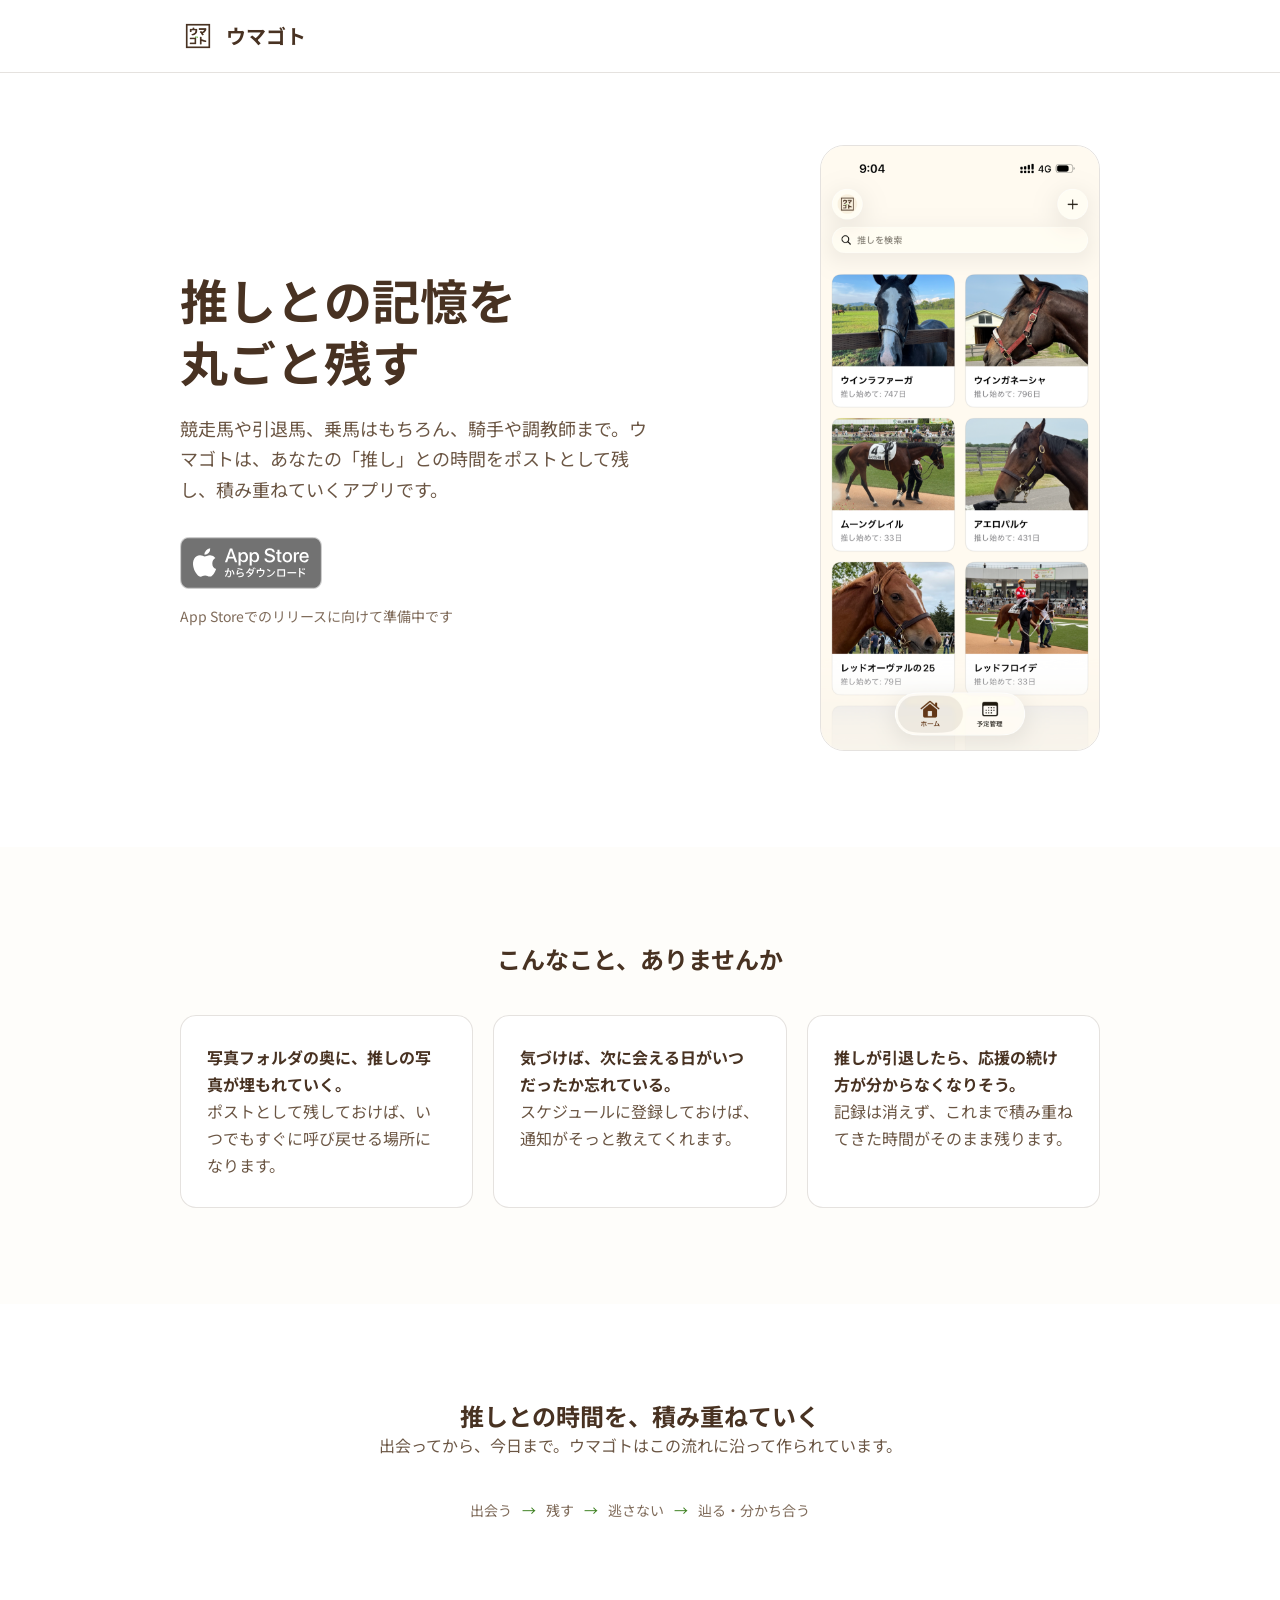
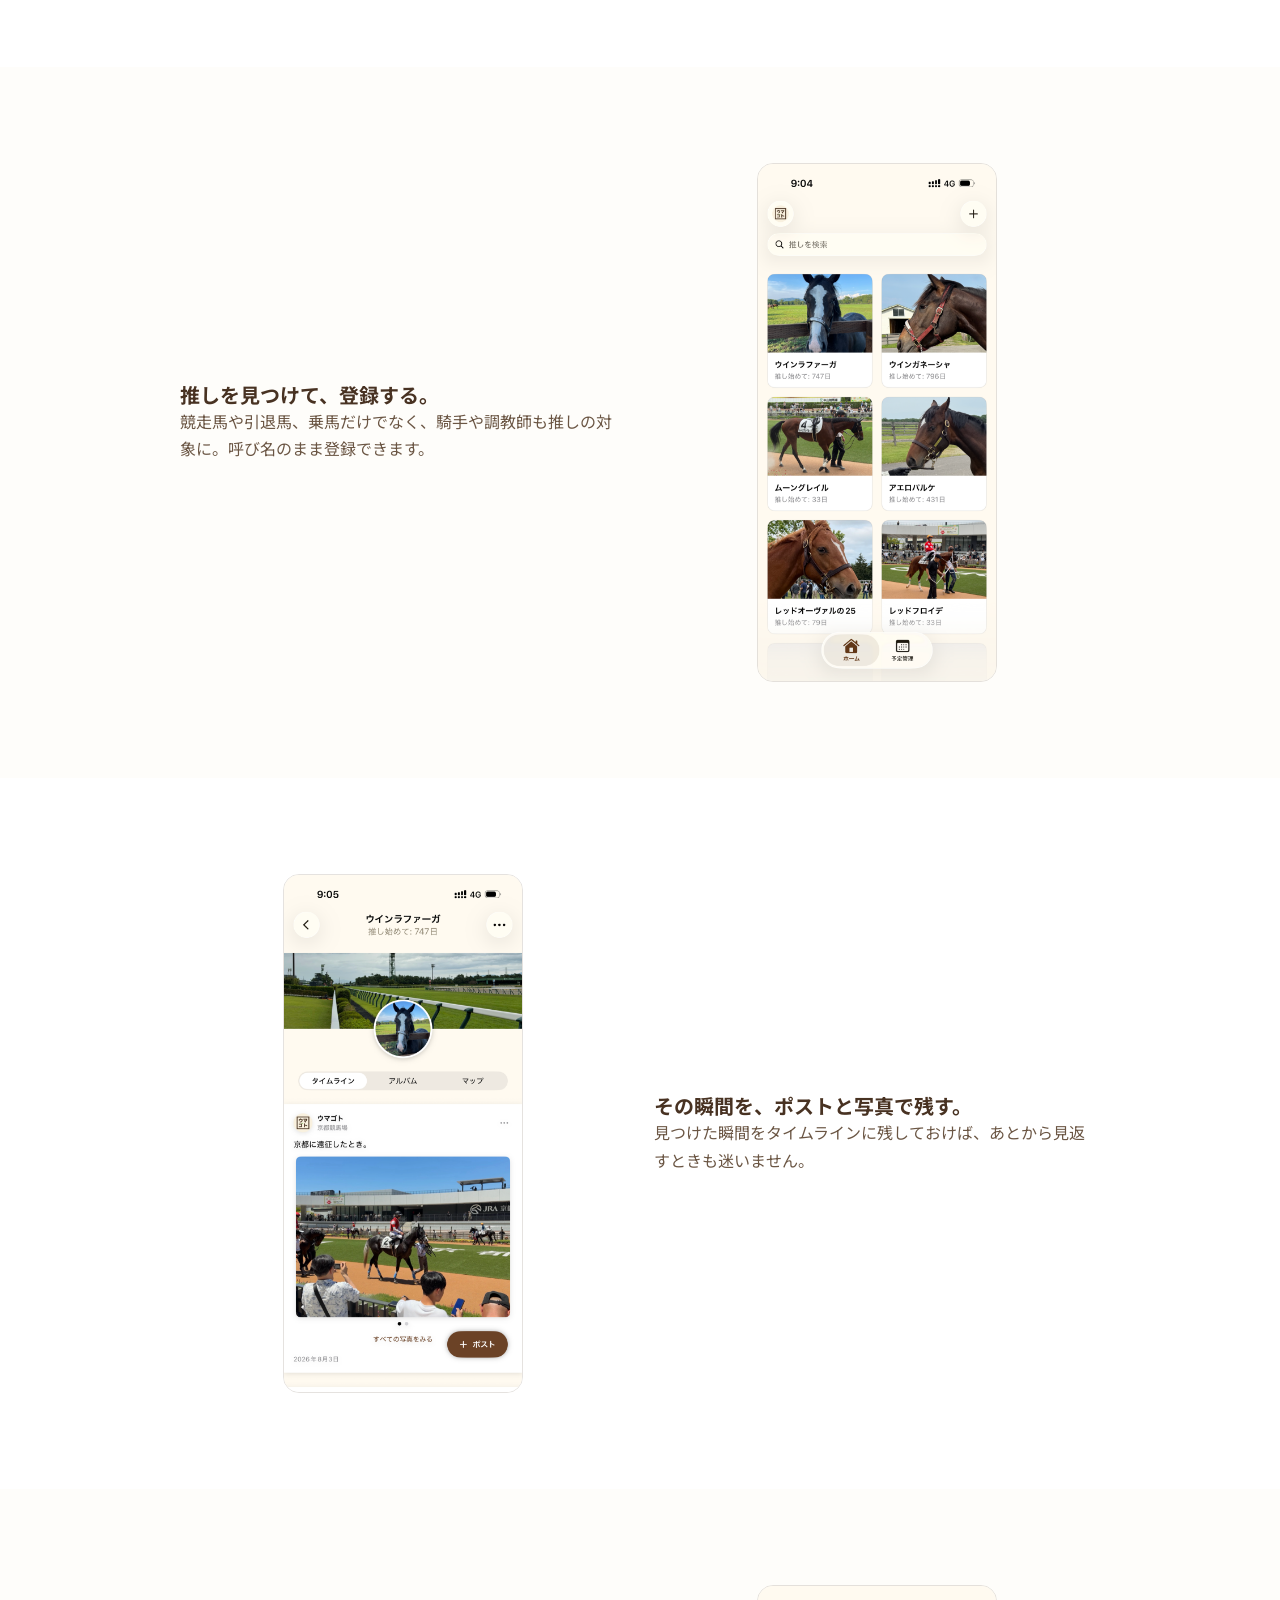
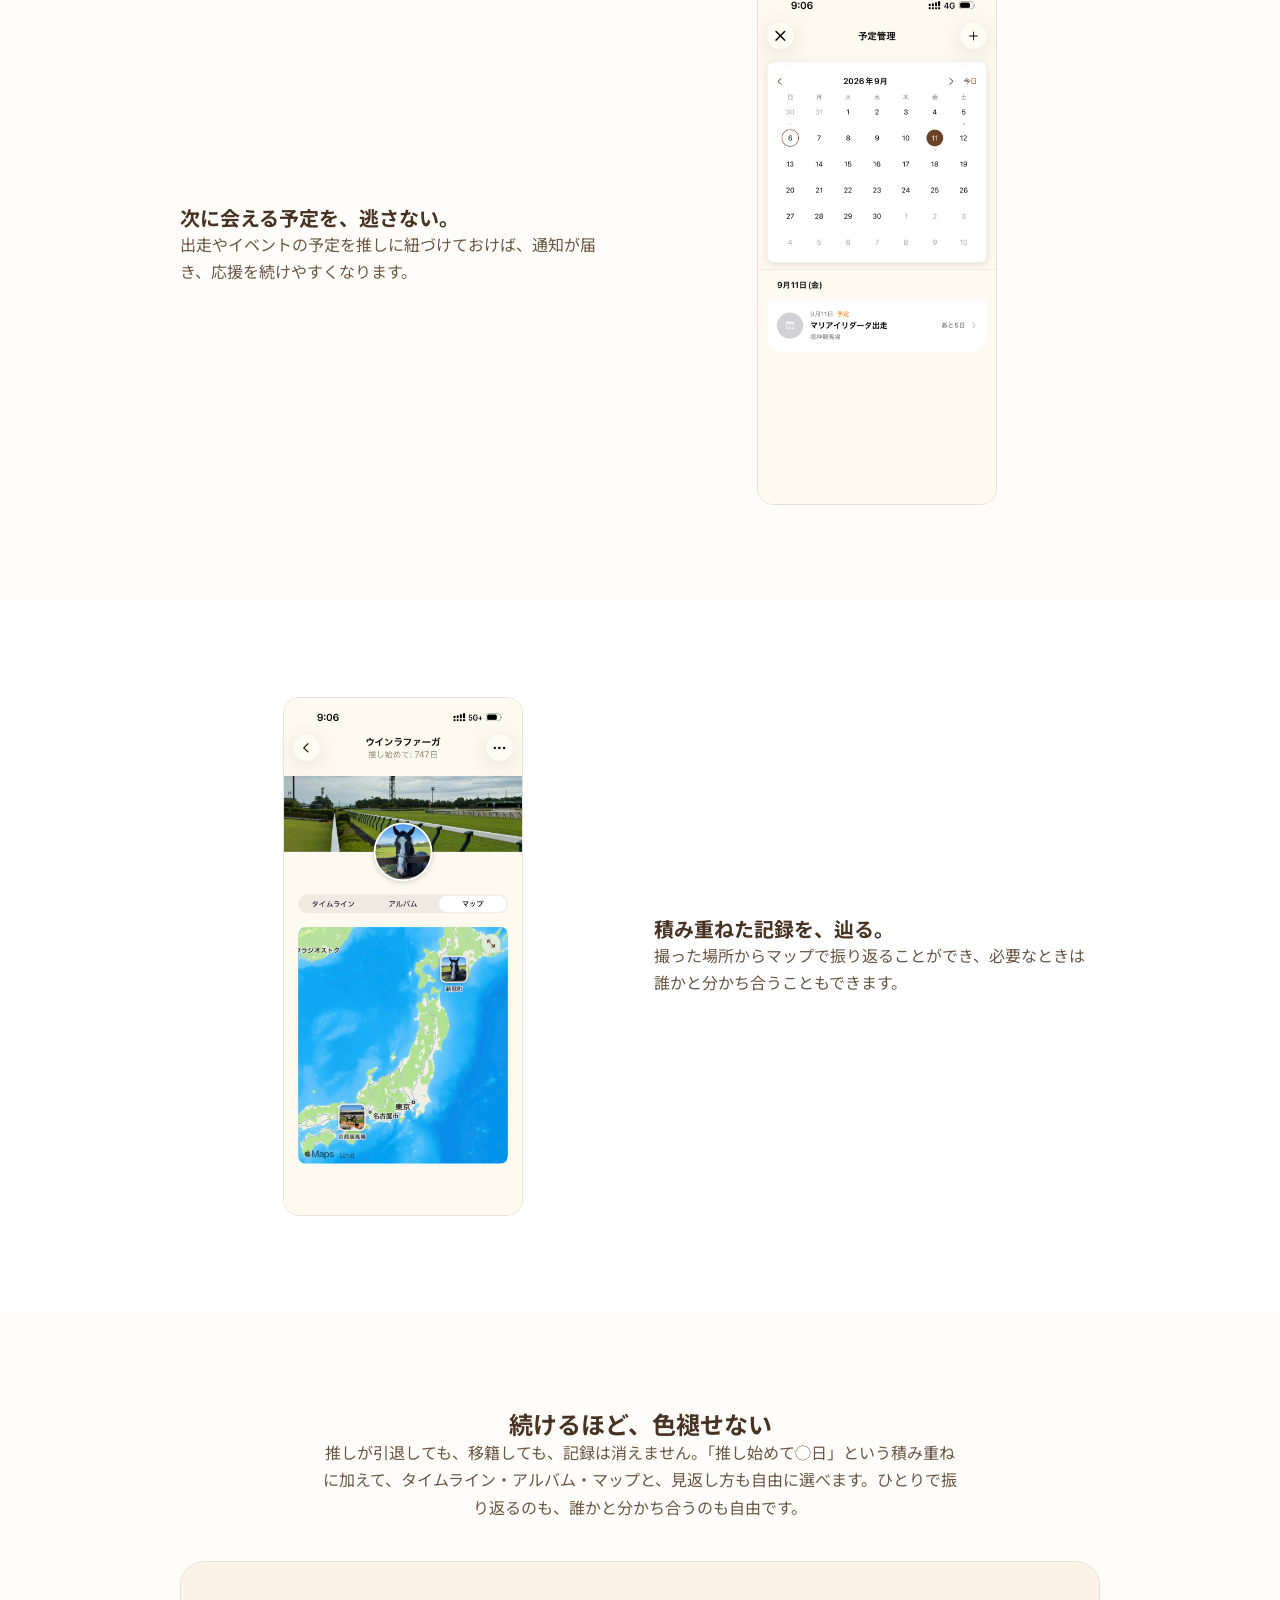
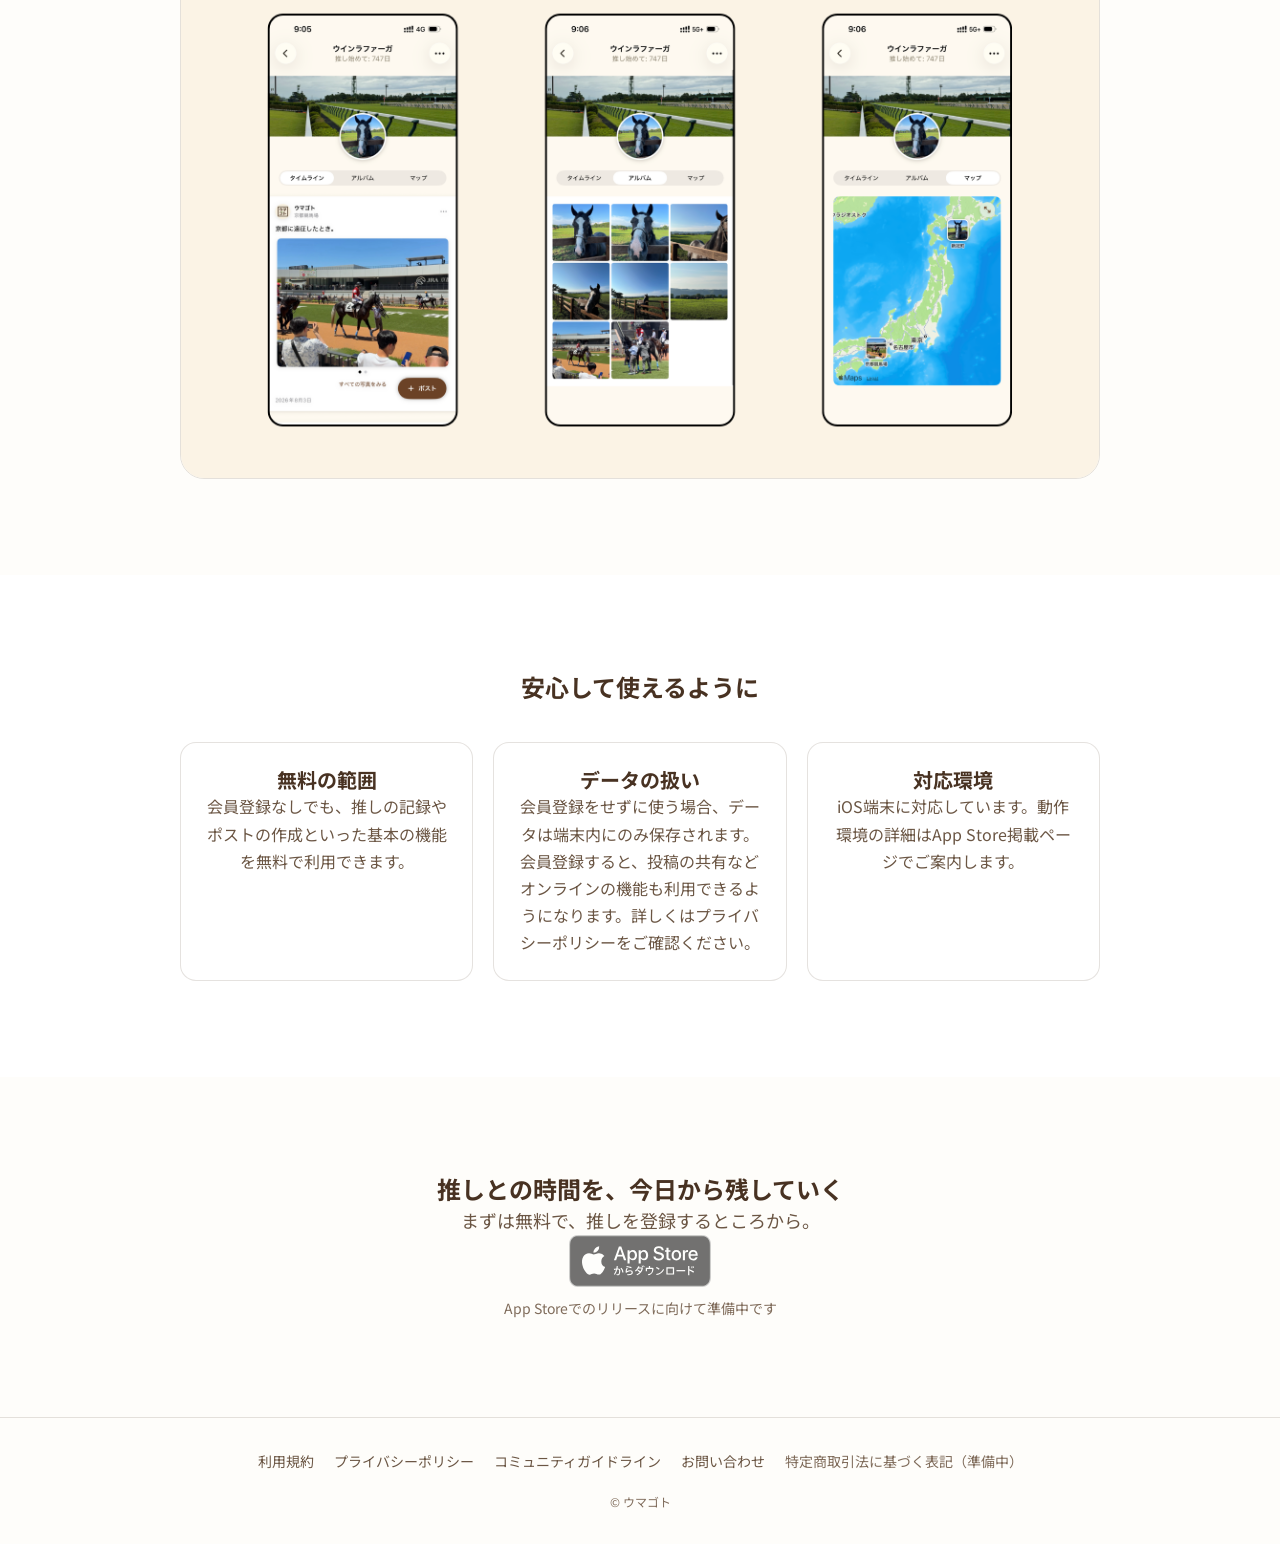
<file: index.html>
<!DOCTYPE html>
<html lang="ja">
<head>
<meta charset="UTF-8">
<meta name="viewport" content="width=device-width, initial-scale=1">
<title>ウマゴト｜推し馬との記憶を、丸ごと残そう</title>
<meta name="description" content="ウマゴトは、競走馬・引退馬・乗馬をはじめ、騎手や調教師まで、あなたの「推し」との時間を記録し、積み重ねていくアプリです。">
<link rel="canonical" href="https://umagoto.jp/">
<link rel="icon" type="image/png" sizes="512x512" href="/assets/images/icons/icon-512.png">
<link rel="icon" type="image/png" sizes="192x192" href="/assets/images/icons/icon-192.png">
<link rel="apple-touch-icon" href="/assets/images/icons/apple-touch-icon.png">
<meta property="og:type" content="website">
<meta property="og:site_name" content="ウマゴト">
<meta property="og:locale" content="ja_JP">
<meta property="og:title" content="ウマゴト｜推し馬との記憶を、丸ごと残そう">
<meta property="og:description" content="競走馬・引退馬・乗馬をはじめ、騎手や調教師まで。推しとの時間を記録し、積み重ねていくアプリです。">
<meta property="og:image" content="https://umagoto.jp/assets/images/og.png">
<meta property="og:url" content="https://umagoto.jp/">
<meta name="twitter:card" content="summary_large_image">
<link rel="preconnect" href="https://fonts.googleapis.com">
<link rel="preconnect" href="https://fonts.gstatic.com" crossorigin>
<link rel="stylesheet" href="https://fonts.googleapis.com/css2?family=Noto+Sans+JP:wght@400;700&display=swap">
<link rel="stylesheet" href="/assets/css/tailwind.css">
<link rel="stylesheet" href="/assets/css/style.css">
</head>
<body>
<a class="skip-link" href="#main">本文へスキップ</a>

<header class="site-header">
  <div class="mx-auto flex max-w-[960px] items-center px-5 py-[18px]">
    <a class="site-logo flex items-center gap-2.5" href="/">
      <img src="/assets/images/logo.png" alt="" width="36" height="36">
      <span>ウマゴト</span>
    </a>
  </div>
</header>

<main id="main">

  <!-- 1. ファーストビュー -->
  <section class="pt-14 pb-18 lg:pt-18 lg:pb-24">
    <div class="mx-auto grid max-w-[960px] items-center gap-10 px-5 md:grid-cols-[1.1fr_0.9fr]">
      <div class="hero-copy text-center md:text-left">
        <h1>推しとの記憶を<br />丸ごと残す</h1>
        <p class="lede mt-5">競走馬や引退馬、乗馬はもちろん、騎手や調教師まで。ウマゴトは、あなたの「推し」との時間をポストとして残し、積み重ねていくアプリです。</p>
        <div class="hero-cta mt-8 flex flex-col items-center gap-4 md:items-start">
          <a class="store-badge-link" href="#" aria-disabled="true" aria-label="App Storeで手に入れよう（準備中）" tabindex="-1">
            <img src="/assets/images/badges/app-store-badge-ja.svg" alt="" width="109" height="40" loading="lazy">
          </a>
          <p class="cta-note">App Storeでのリリースに向けて準備中です</p>
        </div>
      </div>
      <div class="hero-visual flex justify-center md:justify-end">
        <img class="max-w-[280px]" src="/assets/images/screenshots/01-home.png" alt="ウマゴトのホーム画面" width="840" height="1826" loading="eager">
      </div>
    </div>
  </section>

  <!-- 2. 共感・利用場面 -->
  <section class="alt py-18 lg:py-24" aria-labelledby="empathy-heading">
    <div class="mx-auto max-w-[960px] px-5">
      <div class="section-head mx-auto mb-10 max-w-[640px] text-center">
        <h2 id="empathy-heading">こんなこと、ありませんか</h2>
      </div>
      <div class="grid grid-cols-1 gap-5 md:grid-cols-3">
        <div class="empathy-card px-[26px] py-7">
          <p class="trouble">写真フォルダの奥に、推しの写真が埋もれていく。</p>
          <p class="resolve">ポストとして残しておけば、いつでもすぐに呼び戻せる場所になります。</p>
        </div>
        <div class="empathy-card px-[26px] py-7">
          <p class="trouble">気づけば、次に会える日がいつだったか忘れている。</p>
          <p class="resolve">スケジュールに登録しておけば、通知がそっと教えてくれます。</p>
        </div>
        <div class="empathy-card px-[26px] py-7">
          <p class="trouble">推しが引退したら、応援の続け方が分からなくなりそう。</p>
          <p class="resolve">記録は消えず、これまで積み重ねてきた時間がそのまま残ります。</p>
        </div>
      </div>
    </div>
  </section>

  <!-- 3. 主要機能・見出し帯 -->
  <section class="py-18 lg:py-24" aria-labelledby="features-heading">
    <div class="mx-auto max-w-[960px] px-5">
      <div class="section-head mx-auto mb-10 max-w-[640px] text-center">
        <h2 id="features-heading">推しとの時間を、積み重ねていく</h2>
        <p>出会ってから、今日まで。ウマゴトはこの流れに沿って作られています。</p>
      </div>
      <p class="flow-index" aria-hidden="true">
        <span>出会う</span><span>残す</span><span>逃さない</span><span>辿る・分かち合う</span>
      </p>
    </div>
  </section>

  <!-- 3-1. 出会う -->
  <section class="alt py-18 lg:py-24">
    <div class="mx-auto max-w-[960px] px-5">
      <div class="grid grid-cols-1 items-center gap-7 md:grid-cols-2">
        <div class="feature-copy">
          <h3>推しを見つけて、登録する。</h3>
          <p>競走馬や引退馬、乗馬だけでなく、騎手や調教師も推しの対象に。呼び名のまま登録できます。</p>
        </div>
        <div class="feature-visual">
          <img class="mx-auto max-w-[240px]" src="/assets/images/screenshots/01-home.png" alt="推しの登録画面" width="840" height="1826" loading="lazy">
        </div>
      </div>
    </div>
  </section>

  <!-- 3-2. 残す -->
  <section class="py-18 lg:py-24">
    <div class="mx-auto max-w-[960px] px-5">
      <div class="grid grid-cols-1 items-center gap-7 md:grid-cols-2">
        <div class="feature-copy md:order-2">
          <h3>その瞬間を、ポストと写真で残す。</h3>
          <p>見つけた瞬間をタイムラインに残しておけば、あとから見返すときも迷いません。</p>
        </div>
        <div class="feature-visual md:order-1">
          <img class="mx-auto max-w-[240px]" src="/assets/images/screenshots/02-timeline.png" alt="タイムライン画面" width="840" height="1826" loading="lazy">
        </div>
      </div>
    </div>
  </section>

  <!-- 3-3. 逃さない -->
  <section class="alt py-18 lg:py-24">
    <div class="mx-auto max-w-[960px] px-5">
      <div class="grid grid-cols-1 items-center gap-7 md:grid-cols-2">
        <div class="feature-copy">
          <h3>次に会える予定を、逃さない。</h3>
          <p>出走やイベントの予定を推しに紐づけておけば、通知が届き、応援を続けやすくなります。</p>
        </div>
        <div class="feature-visual">
          <img class="mx-auto max-w-[240px]" src="/assets/images/screenshots/05-schedule.png" alt="スケジュール画面" width="840" height="1826" loading="lazy">
        </div>
      </div>
    </div>
  </section>

  <!-- 3-4. 辿る・分かち合う -->
  <section class="py-18 lg:py-24">
    <div class="mx-auto max-w-[960px] px-5">
      <div class="grid grid-cols-1 items-center gap-7 md:grid-cols-2">
        <div class="feature-copy md:order-2">
          <h3>積み重ねた記録を、辿る。</h3>
          <p>撮った場所からマップで振り返ることができ、必要なときは誰かと分かち合うこともできます。</p>
        </div>
        <div class="feature-visual md:order-1">
          <img class="mx-auto max-w-[240px]" src="/assets/images/screenshots/06-map.png" alt="マップ画面" width="840" height="1826" loading="lazy">
        </div>
      </div>
    </div>
  </section>

  <!-- 4. 続ける価値 -->
  <section class="alt py-18 text-center lg:py-24" aria-labelledby="continuity-heading">
    <div class="mx-auto max-w-[960px] px-5">
      <div class="section-head mx-auto mb-10 max-w-[640px] text-center">
        <h2 id="continuity-heading">続けるほど、色褪せない</h2>
        <p>推しが引退しても、移籍しても、記録は消えません。「推し始めて◯日」という積み重ねに加えて、タイムライン・アルバム・マップと、見返し方も自由に選べます。ひとりで振り返るのも、誰かと分かち合うのも自由です。</p>
      </div>
      <div class="continuity-visual mx-auto mt-8">
        <img class="w-full" src="/assets/images/screenshots/03-memories.png" alt="タイムライン・アルバム・マップの3つの見え方で記録を振り返る画面" width="1920" height="1080" loading="lazy">
      </div>
    </div>
  </section>

  <!-- 5. 信頼・安心材料 -->
  <section class="py-18 lg:py-24" aria-labelledby="trust-heading">
    <div class="mx-auto max-w-[960px] px-5">
      <div class="section-head mx-auto mb-10 max-w-[640px] text-center">
        <h2 id="trust-heading">安心して使えるように</h2>
      </div>
      <div class="grid grid-cols-1 gap-5 md:grid-cols-3">
        <div class="trust-item p-6 text-center">
          <h3>無料の範囲</h3>
          <p>会員登録なしでも、推しの記録やポストの作成といった基本の機能を無料で利用できます。</p>
        </div>
        <div class="trust-item p-6 text-center">
          <h3>データの扱い</h3>
          <p>会員登録をせずに使う場合、データは端末内にのみ保存されます。会員登録すると、投稿の共有などオンラインの機能も利用できるようになります。詳しくは<a href="/privacy/">プライバシーポリシー</a>をご確認ください。</p>
        </div>
        <div class="trust-item p-6 text-center">
          <h3>対応環境</h3>
          <p>iOS端末に対応しています。動作環境の詳細はApp Store掲載ページでご案内します。</p>
        </div>
      </div>
    </div>
  </section>

  <!-- 6. 最終CTA -->
  <section class="alt final-cta py-18 text-center lg:py-24" aria-labelledby="final-cta-heading">
    <div class="mx-auto max-w-[960px] px-5">
      <h2 id="final-cta-heading">推しとの時間を、今日から残していく</h2>
      <p class="lede">まずは無料で、推しを登録するところから。</p>
      <div class="hero-cta flex flex-col items-center gap-2.5">
        <a class="store-badge-link" href="#" aria-disabled="true" aria-label="App Storeで手に入れよう（準備中）" tabindex="-1">
          <img src="/assets/images/badges/app-store-badge-ja.svg" alt="" width="109" height="40" loading="lazy">
        </a>
        <p class="cta-note">App Storeでのリリースに向けて準備中です</p>
      </div>
    </div>
  </section>

</main>

<footer class="site-footer">
  <div class="mx-auto flex max-w-[960px] flex-col items-center gap-[18px] px-5 py-8 text-center">
    <nav class="footer-nav" aria-label="フッター">
      <ul class="m-0 flex list-none flex-wrap justify-center gap-x-5 gap-y-2 p-0">
        <li><a href="/terms/">利用規約</a></li>
        <li><a href="/privacy/">プライバシーポリシー</a></li>
        <li><a href="/guidelines/">コミュニティガイドライン</a></li>
        <li><a href="/contact/">お問い合わせ</a></li>
        <li><span class="is-disabled" aria-disabled="true">特定商取引法に基づく表記（準備中）</span></li>
      </ul>
    </nav>
    <p class="footer-meta">&copy; ウマゴト</p>
  </div>
</footer>

</body>
</html>
</file>
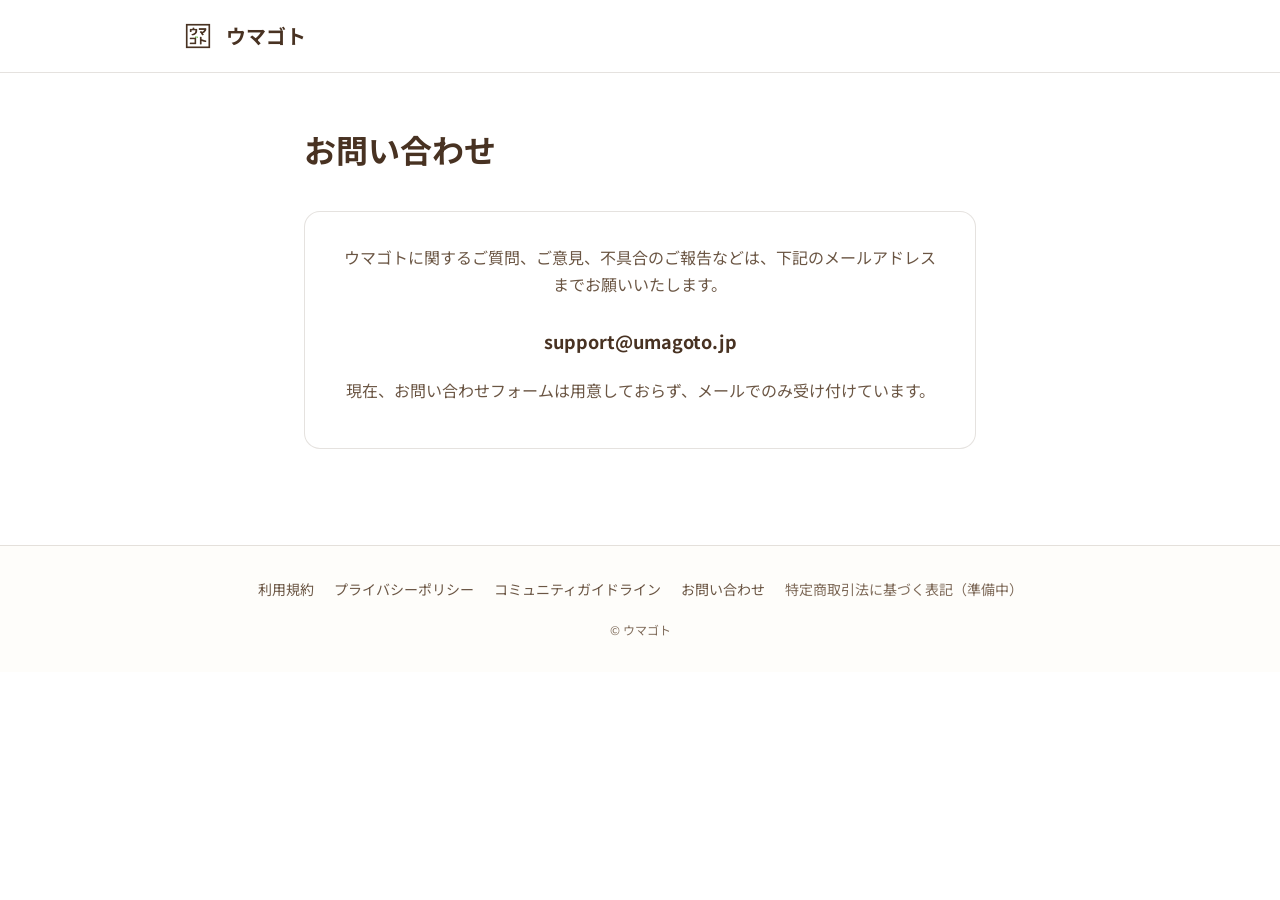
<file: contact/index.html>
<!DOCTYPE html>
<html lang="ja">
<head>
<meta charset="UTF-8">
<meta name="viewport" content="width=device-width, initial-scale=1">
<title>お問い合わせ｜ウマゴト</title>
<meta name="description" content="ウマゴトへのお問い合わせは、support@umagoto.jp までメールでご連絡ください。">
<link rel="canonical" href="https://umagoto.jp/contact/">
<link rel="icon" type="image/png" sizes="512x512" href="/assets/images/icons/icon-512.png">
<link rel="icon" type="image/png" sizes="192x192" href="/assets/images/icons/icon-192.png">
<link rel="apple-touch-icon" href="/assets/images/icons/apple-touch-icon.png">
<meta property="og:type" content="website">
<meta property="og:site_name" content="ウマゴト">
<meta property="og:locale" content="ja_JP">
<meta property="og:title" content="お問い合わせ｜ウマゴト">
<meta property="og:description" content="ウマゴトへのお問い合わせは、support@umagoto.jp までメールでご連絡ください。">
<meta property="og:image" content="https://umagoto.jp/assets/images/og.png">
<meta property="og:url" content="https://umagoto.jp/contact/">
<meta name="twitter:card" content="summary_large_image">
<link rel="preconnect" href="https://fonts.googleapis.com">
<link rel="preconnect" href="https://fonts.gstatic.com" crossorigin>
<link rel="stylesheet" href="https://fonts.googleapis.com/css2?family=Noto+Sans+JP:wght@400;700&display=swap">
<link rel="stylesheet" href="/assets/css/tailwind.css">
<link rel="stylesheet" href="/assets/css/style.css">
<link rel="stylesheet" href="/assets/css/legal.css">
</head>
<body>
<a class="skip-link" href="#main">本文へスキップ</a>

<header class="site-header">
  <div class="mx-auto flex max-w-[960px] items-center px-5 py-[18px]">
    <a class="site-logo flex items-center gap-2.5" href="/">
      <img src="/assets/images/logo.png" alt="" width="36" height="36">
      <span>ウマゴト</span>
    </a>
  </div>
</header>

<main id="main">
<div class="mx-auto max-w-[960px] px-5 pt-14 pb-24">

<div class="legal-header mx-auto mb-10 max-w-2xl">
  <h1>お問い合わせ</h1>
</div>

<div class="contact-card mx-auto max-w-2xl p-8 text-center">
  <p>ウマゴトに関するご質問、ご意見、不具合のご報告などは、下記のメールアドレスまでお願いいたします。</p>
  <a class="mail-link" href="mailto:support@umagoto.jp">support@umagoto.jp</a>
  <p>現在、お問い合わせフォームは用意しておらず、メールでのみ受け付けています。</p>
</div>

</div>
</main>

<footer class="site-footer">
  <div class="mx-auto flex max-w-[960px] flex-col items-center gap-[18px] px-5 py-8 text-center">
    <nav class="footer-nav" aria-label="フッター">
      <ul class="m-0 flex list-none flex-wrap justify-center gap-x-5 gap-y-2 p-0">
        <li><a href="/terms/">利用規約</a></li>
        <li><a href="/privacy/">プライバシーポリシー</a></li>
        <li><a href="/guidelines/">コミュニティガイドライン</a></li>
        <li><a href="/contact/" aria-current="page">お問い合わせ</a></li>
        <li><span class="is-disabled" aria-disabled="true">特定商取引法に基づく表記（準備中）</span></li>
      </ul>
    </nav>
    <p class="footer-meta">&copy; ウマゴト</p>
  </div>
</footer>

</body>
</html>
</file>
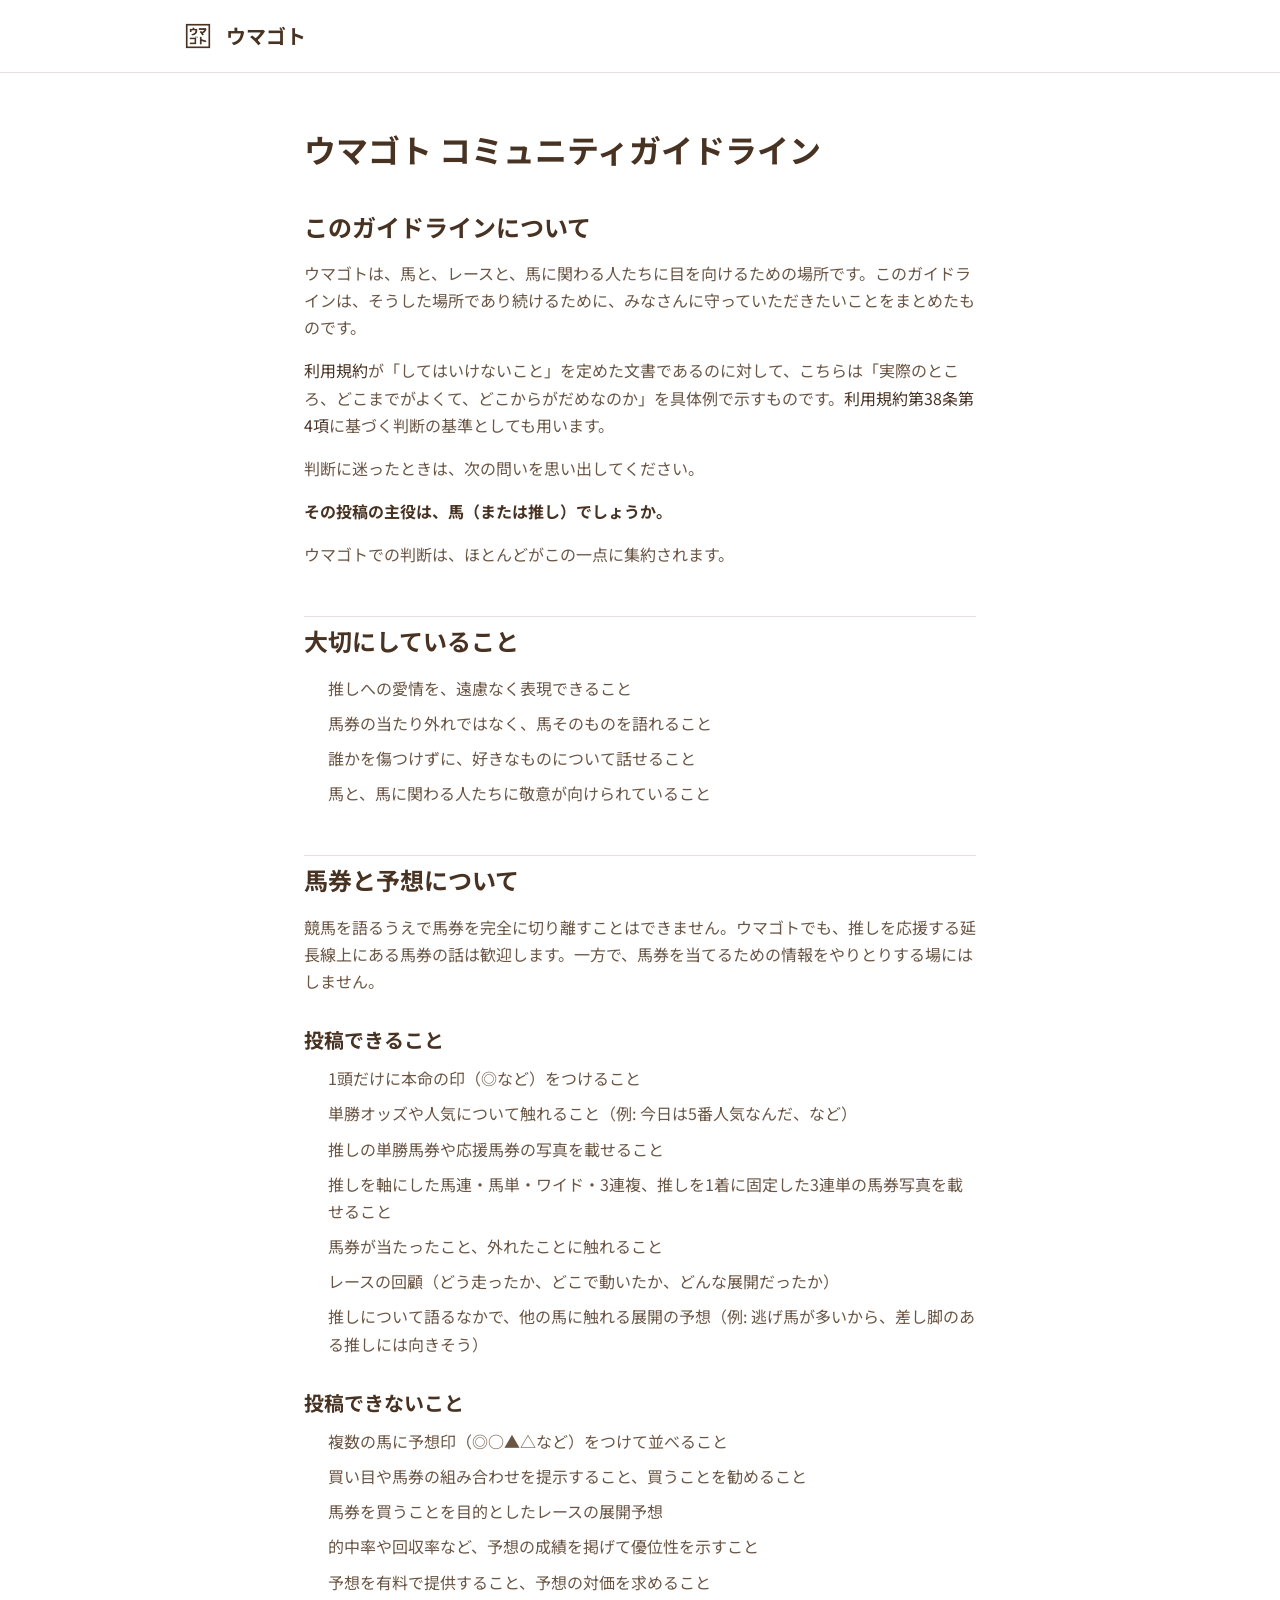
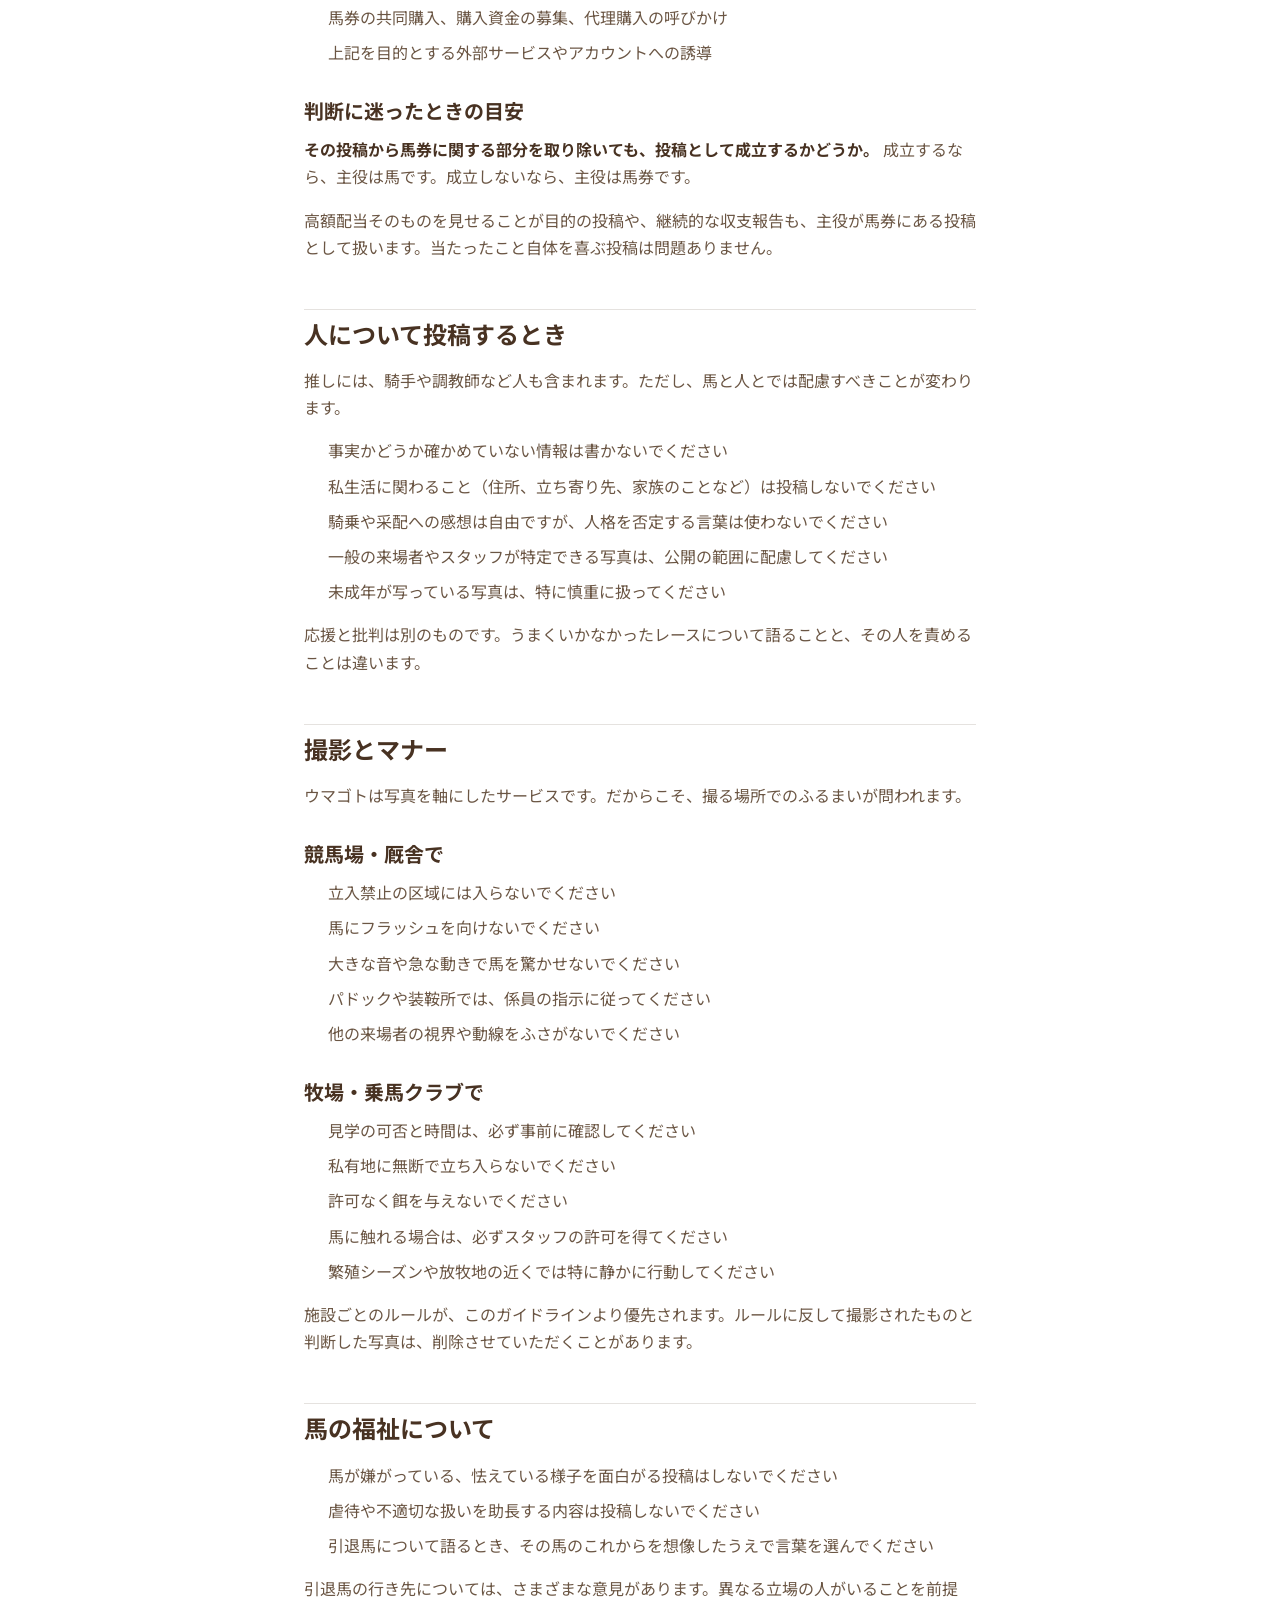
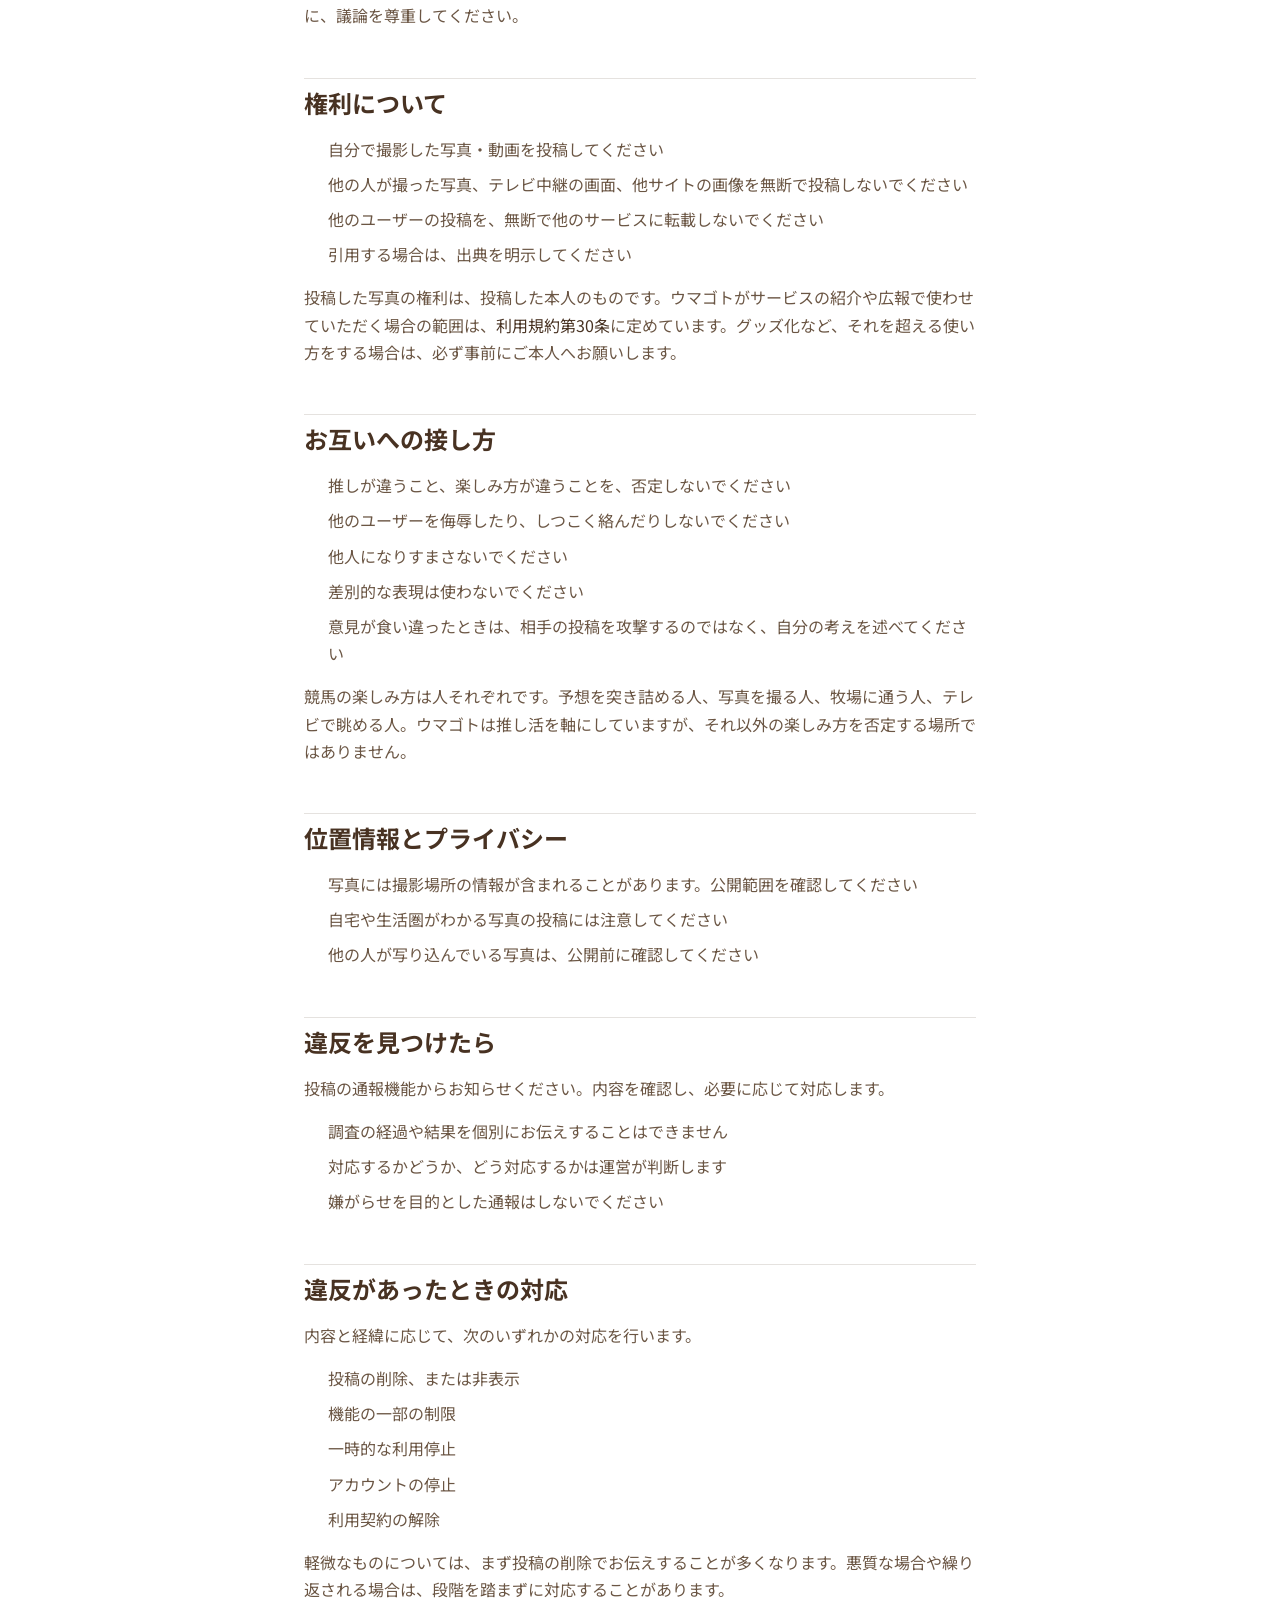
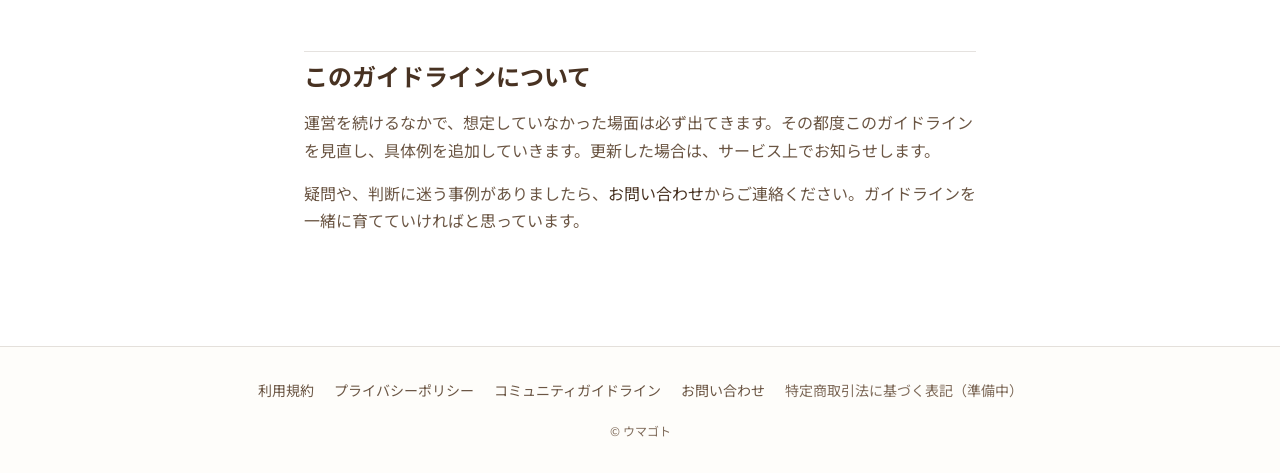
<file: guidelines/index.html>
<!DOCTYPE html>
<html lang="ja">
<head>
<meta charset="UTF-8">
<meta name="viewport" content="width=device-width, initial-scale=1">
<title>ウマゴト コミュニティガイドライン</title>
<meta name="description" content="馬券・予想の扱い、人物を対象とする投稿、撮影マナー、馬の福祉など、ウマゴトを気持ちよく使うための具体的な基準をまとめたコミュニティガイドラインです。">
<link rel="canonical" href="https://umagoto.jp/guidelines/">
<link rel="icon" type="image/png" sizes="512x512" href="/assets/images/icons/icon-512.png">
<link rel="icon" type="image/png" sizes="192x192" href="/assets/images/icons/icon-192.png">
<link rel="apple-touch-icon" href="/assets/images/icons/apple-touch-icon.png">
<meta property="og:type" content="website">
<meta property="og:site_name" content="ウマゴト">
<meta property="og:locale" content="ja_JP">
<meta property="og:title" content="ウマゴト コミュニティガイドライン">
<meta property="og:description" content="馬券・予想の扱い、人物を対象とする投稿、撮影マナー、馬の福祉など、ウマゴトを気持ちよく使うための具体的な基準をまとめたコミュニティガイドラインです。">
<meta property="og:image" content="https://umagoto.jp/assets/images/og.png">
<meta property="og:url" content="https://umagoto.jp/guidelines/">
<meta name="twitter:card" content="summary_large_image">
<link rel="preconnect" href="https://fonts.googleapis.com">
<link rel="preconnect" href="https://fonts.gstatic.com" crossorigin>
<link rel="stylesheet" href="https://fonts.googleapis.com/css2?family=Noto+Sans+JP:wght@400;700&display=swap">
<link rel="stylesheet" href="/assets/css/tailwind.css">
<link rel="stylesheet" href="/assets/css/style.css">
<link rel="stylesheet" href="/assets/css/legal.css">
</head>
<body>
<a class="skip-link" href="#main">本文へスキップ</a>

<header class="site-header">
  <div class="mx-auto flex max-w-[960px] items-center px-5 py-[18px]">
    <a class="site-logo flex items-center gap-2.5" href="/">
      <img src="/assets/images/logo.png" alt="" width="36" height="36">
      <span>ウマゴト</span>
    </a>
  </div>
</header>

<main id="main">
<div class="mx-auto max-w-[960px] px-5 pt-14 pb-24">

<div class="legal-header mx-auto mb-10 max-w-2xl">
  <h1>ウマゴト コミュニティガイドライン</h1>
</div>

<div class="legal-body mx-auto max-w-2xl">
<h2 id="about">このガイドラインについて</h2>
<p>ウマゴトは、馬と、レースと、馬に関わる人たちに目を向けるための場所です。このガイドラインは、そうした場所であり続けるために、みなさんに守っていただきたいことをまとめたものです。</p>
<p><a href="/terms/">利用規約</a>が「してはいけないこと」を定めた文書であるのに対して、こちらは「実際のところ、どこまでがよくて、どこからがだめなのか」を具体例で示すものです。<a href="/terms/#article-38">利用規約第38条第4項</a>に基づく判断の基準としても用います。</p>
<p>判断に迷ったときは、次の問いを思い出してください。</p>
<p><strong>その投稿の主役は、馬（または推し）でしょうか。</strong></p>
<p>ウマゴトでの判断は、ほとんどがこの一点に集約されます。</p>
<h2 id="what-we-value">大切にしていること</h2>
<ul>
<li>推しへの愛情を、遠慮なく表現できること</li>
<li>馬券の当たり外れではなく、馬そのものを語れること</li>
<li>誰かを傷つけずに、好きなものについて話せること</li>
<li>馬と、馬に関わる人たちに敬意が向けられていること</li>
</ul>
<h2 id="betting">馬券と予想について</h2>
<p>競馬を語るうえで馬券を完全に切り離すことはできません。ウマゴトでも、推しを応援する延長線上にある馬券の話は歓迎します。一方で、馬券を当てるための情報をやりとりする場にはしません。</p>
<h3>投稿できること</h3>
<ul>
<li>1頭だけに本命の印（◎など）をつけること</li>
<li>単勝オッズや人気について触れること（例: 今日は5番人気なんだ、など）</li>
<li>推しの単勝馬券や応援馬券の写真を載せること</li>
<li>推しを軸にした馬連・馬単・ワイド・3連複、推しを1着に固定した3連単の馬券写真を載せること</li>
<li>馬券が当たったこと、外れたことに触れること</li>
<li>レースの回顧（どう走ったか、どこで動いたか、どんな展開だったか）</li>
<li>推しについて語るなかで、他の馬に触れる展開の予想（例: 逃げ馬が多いから、差し脚のある推しには向きそう）</li>
</ul>
<h3>投稿できないこと</h3>
<ul>
<li>複数の馬に予想印（◎○▲△など）をつけて並べること</li>
<li>買い目や馬券の組み合わせを提示すること、買うことを勧めること</li>
<li>馬券を買うことを目的としたレースの展開予想</li>
<li>的中率や回収率など、予想の成績を掲げて優位性を示すこと</li>
<li>予想を有料で提供すること、予想の対価を求めること</li>
<li>馬券の共同購入、購入資金の募集、代理購入の呼びかけ</li>
<li>上記を目的とする外部サービスやアカウントへの誘導</li>
</ul>
<h3>判断に迷ったときの目安</h3>
<p><strong>その投稿から馬券に関する部分を取り除いても、投稿として成立するかどうか。</strong> 成立するなら、主役は馬です。成立しないなら、主役は馬券です。</p>
<p>高額配当そのものを見せることが目的の投稿や、継続的な収支報告も、主役が馬券にある投稿として扱います。当たったこと自体を喜ぶ投稿は問題ありません。</p>
<h2 id="about-people">人について投稿するとき</h2>
<p>推しには、騎手や調教師など人も含まれます。ただし、馬と人とでは配慮すべきことが変わります。</p>
<ul>
<li>事実かどうか確かめていない情報は書かないでください</li>
<li>私生活に関わること（住所、立ち寄り先、家族のことなど）は投稿しないでください</li>
<li>騎乗や采配への感想は自由ですが、人格を否定する言葉は使わないでください</li>
<li>一般の来場者やスタッフが特定できる写真は、公開の範囲に配慮してください</li>
<li>未成年が写っている写真は、特に慎重に扱ってください</li>
</ul>
<p>応援と批判は別のものです。うまくいかなかったレースについて語ることと、その人を責めることは違います。</p>
<h2 id="photography">撮影とマナー</h2>
<p>ウマゴトは写真を軸にしたサービスです。だからこそ、撮る場所でのふるまいが問われます。</p>
<h3>競馬場・厩舎で</h3>
<ul>
<li>立入禁止の区域には入らないでください</li>
<li>馬にフラッシュを向けないでください</li>
<li>大きな音や急な動きで馬を驚かせないでください</li>
<li>パドックや装鞍所では、係員の指示に従ってください</li>
<li>他の来場者の視界や動線をふさがないでください</li>
</ul>
<h3>牧場・乗馬クラブで</h3>
<ul>
<li>見学の可否と時間は、必ず事前に確認してください</li>
<li>私有地に無断で立ち入らないでください</li>
<li>許可なく餌を与えないでください</li>
<li>馬に触れる場合は、必ずスタッフの許可を得てください</li>
<li>繁殖シーズンや放牧地の近くでは特に静かに行動してください</li>
</ul>
<p>施設ごとのルールが、このガイドラインより優先されます。ルールに反して撮影されたものと判断した写真は、削除させていただくことがあります。</p>
<h2 id="welfare">馬の福祉について</h2>
<ul>
<li>馬が嫌がっている、怯えている様子を面白がる投稿はしないでください</li>
<li>虐待や不適切な扱いを助長する内容は投稿しないでください</li>
<li>引退馬について語るとき、その馬のこれからを想像したうえで言葉を選んでください</li>
</ul>
<p>引退馬の行き先については、さまざまな意見があります。異なる立場の人がいることを前提に、議論を尊重してください。</p>
<h2 id="rights">権利について</h2>
<ul>
<li>自分で撮影した写真・動画を投稿してください</li>
<li>他の人が撮った写真、テレビ中継の画面、他サイトの画像を無断で投稿しないでください</li>
<li>他のユーザーの投稿を、無断で他のサービスに転載しないでください</li>
<li>引用する場合は、出典を明示してください</li>
</ul>
<p>投稿した写真の権利は、投稿した本人のものです。ウマゴトがサービスの紹介や広報で使わせていただく場合の範囲は、<a href="/terms/#article-30">利用規約第30条</a>に定めています。グッズ化など、それを超える使い方をする場合は、必ず事前にご本人へお願いします。</p>
<h2 id="conduct">お互いへの接し方</h2>
<ul>
<li>推しが違うこと、楽しみ方が違うことを、否定しないでください</li>
<li>他のユーザーを侮辱したり、しつこく絡んだりしないでください</li>
<li>他人になりすまさないでください</li>
<li>差別的な表現は使わないでください</li>
<li>意見が食い違ったときは、相手の投稿を攻撃するのではなく、自分の考えを述べてください</li>
</ul>
<p>競馬の楽しみ方は人それぞれです。予想を突き詰める人、写真を撮る人、牧場に通う人、テレビで眺める人。ウマゴトは推し活を軸にしていますが、それ以外の楽しみ方を否定する場所ではありません。</p>
<h2 id="location-privacy">位置情報とプライバシー</h2>
<ul>
<li>写真には撮影場所の情報が含まれることがあります。公開範囲を確認してください</li>
<li>自宅や生活圏がわかる写真の投稿には注意してください</li>
<li>他の人が写り込んでいる写真は、公開前に確認してください</li>
</ul>
<h2 id="reporting">違反を見つけたら</h2>
<p>投稿の通報機能からお知らせください。内容を確認し、必要に応じて対応します。</p>
<ul>
<li>調査の経過や結果を個別にお伝えすることはできません</li>
<li>対応するかどうか、どう対応するかは運営が判断します</li>
<li>嫌がらせを目的とした通報はしないでください</li>
</ul>
<h2 id="enforcement">違反があったときの対応</h2>
<p>内容と経緯に応じて、次のいずれかの対応を行います。</p>
<ul>
<li>投稿の削除、または非表示</li>
<li>機能の一部の制限</li>
<li>一時的な利用停止</li>
<li>アカウントの停止</li>
<li>利用契約の解除</li>
</ul>
<p>軽微なものについては、まず投稿の削除でお伝えすることが多くなります。悪質な場合や繰り返される場合は、段階を踏まずに対応することがあります。</p>
<h2 id="updates">このガイドラインについて</h2>
<p>運営を続けるなかで、想定していなかった場面は必ず出てきます。その都度このガイドラインを見直し、具体例を追加していきます。更新した場合は、サービス上でお知らせします。</p>
<p>疑問や、判断に迷う事例がありましたら、<a href="/contact/">お問い合わせ</a>からご連絡ください。ガイドラインを一緒に育てていければと思っています。</p>

</div>
</div>
</main>

<footer class="site-footer">
  <div class="mx-auto flex max-w-[960px] flex-col items-center gap-[18px] px-5 py-8 text-center">
    <nav class="footer-nav" aria-label="フッター">
      <ul class="m-0 flex list-none flex-wrap justify-center gap-x-5 gap-y-2 p-0">
        <li><a href="/terms/">利用規約</a></li>
        <li><a href="/privacy/">プライバシーポリシー</a></li>
        <li><a href="/guidelines/" aria-current="page">コミュニティガイドライン</a></li>
        <li><a href="/contact/">お問い合わせ</a></li>
        <li><span class="is-disabled" aria-disabled="true">特定商取引法に基づく表記（準備中）</span></li>
      </ul>
    </nav>
    <p class="footer-meta">&copy; ウマゴト</p>
  </div>
</footer>

</body>
</html>
</file>
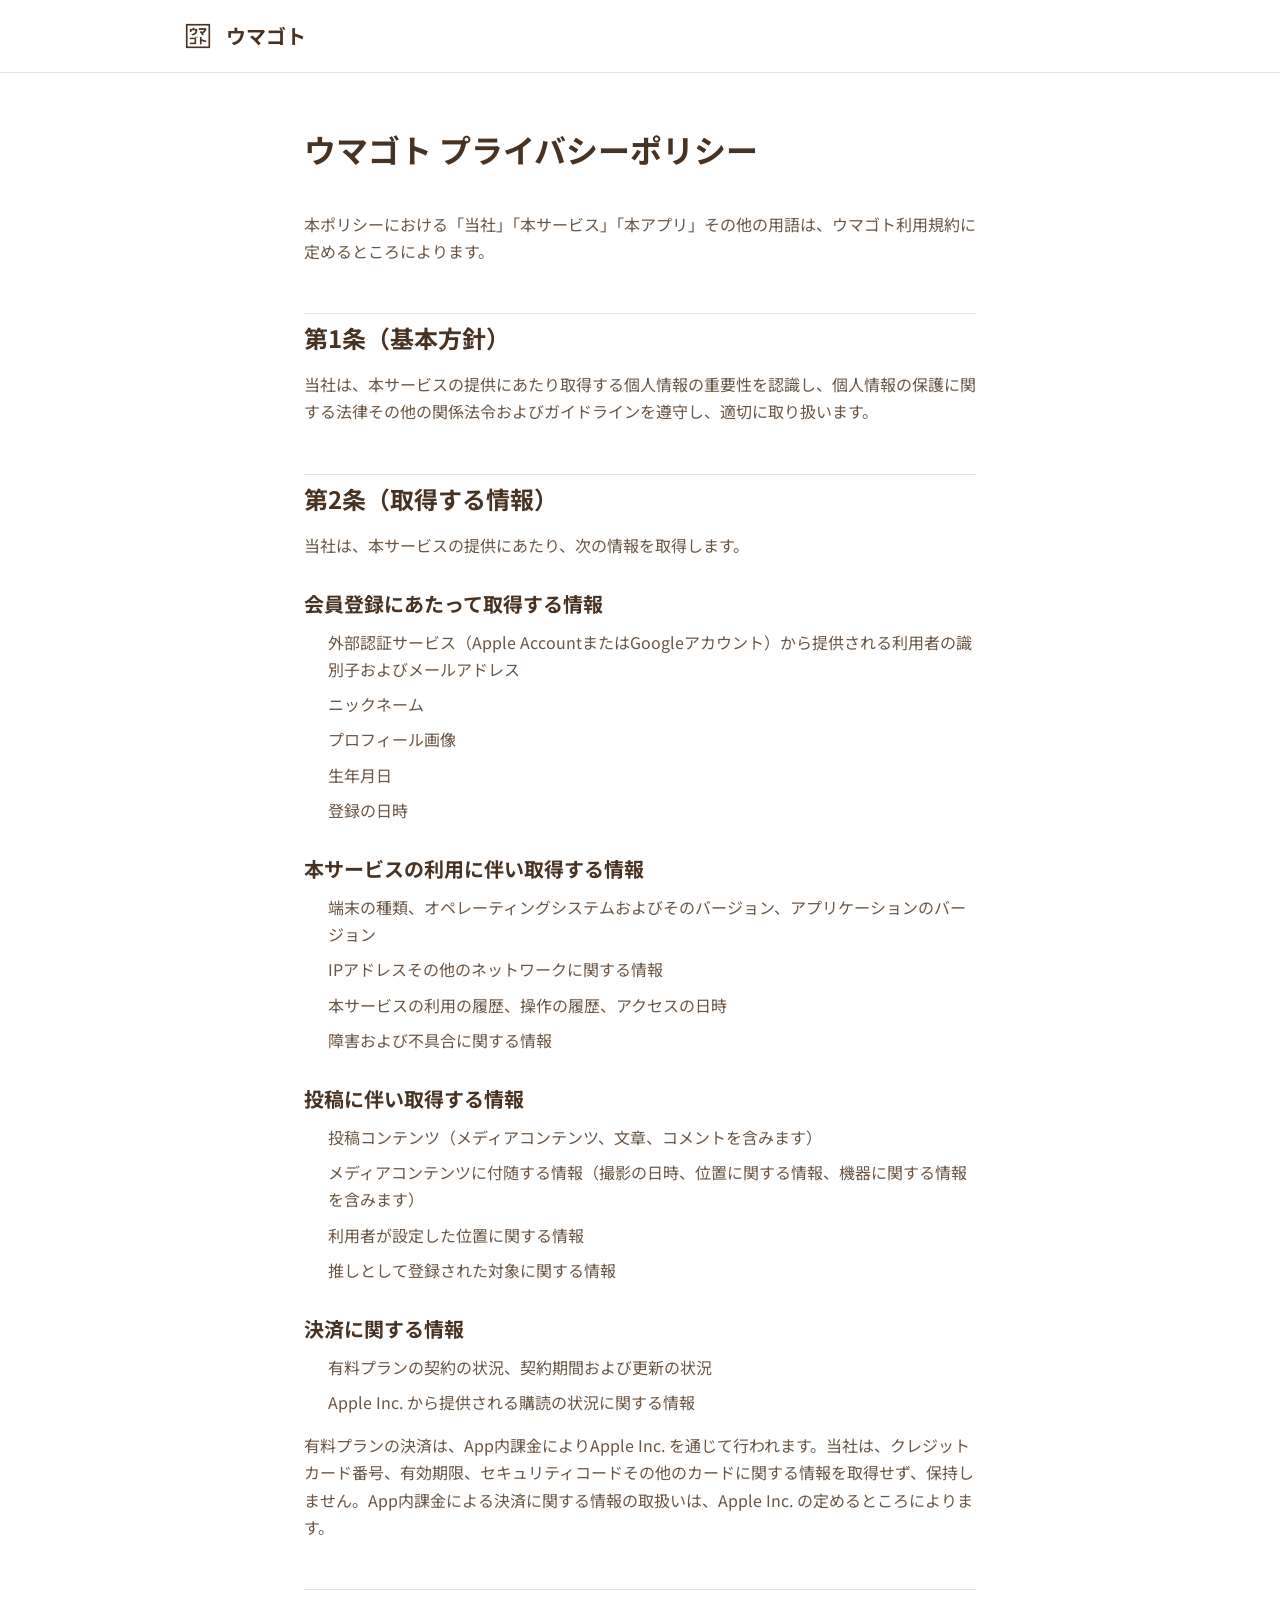
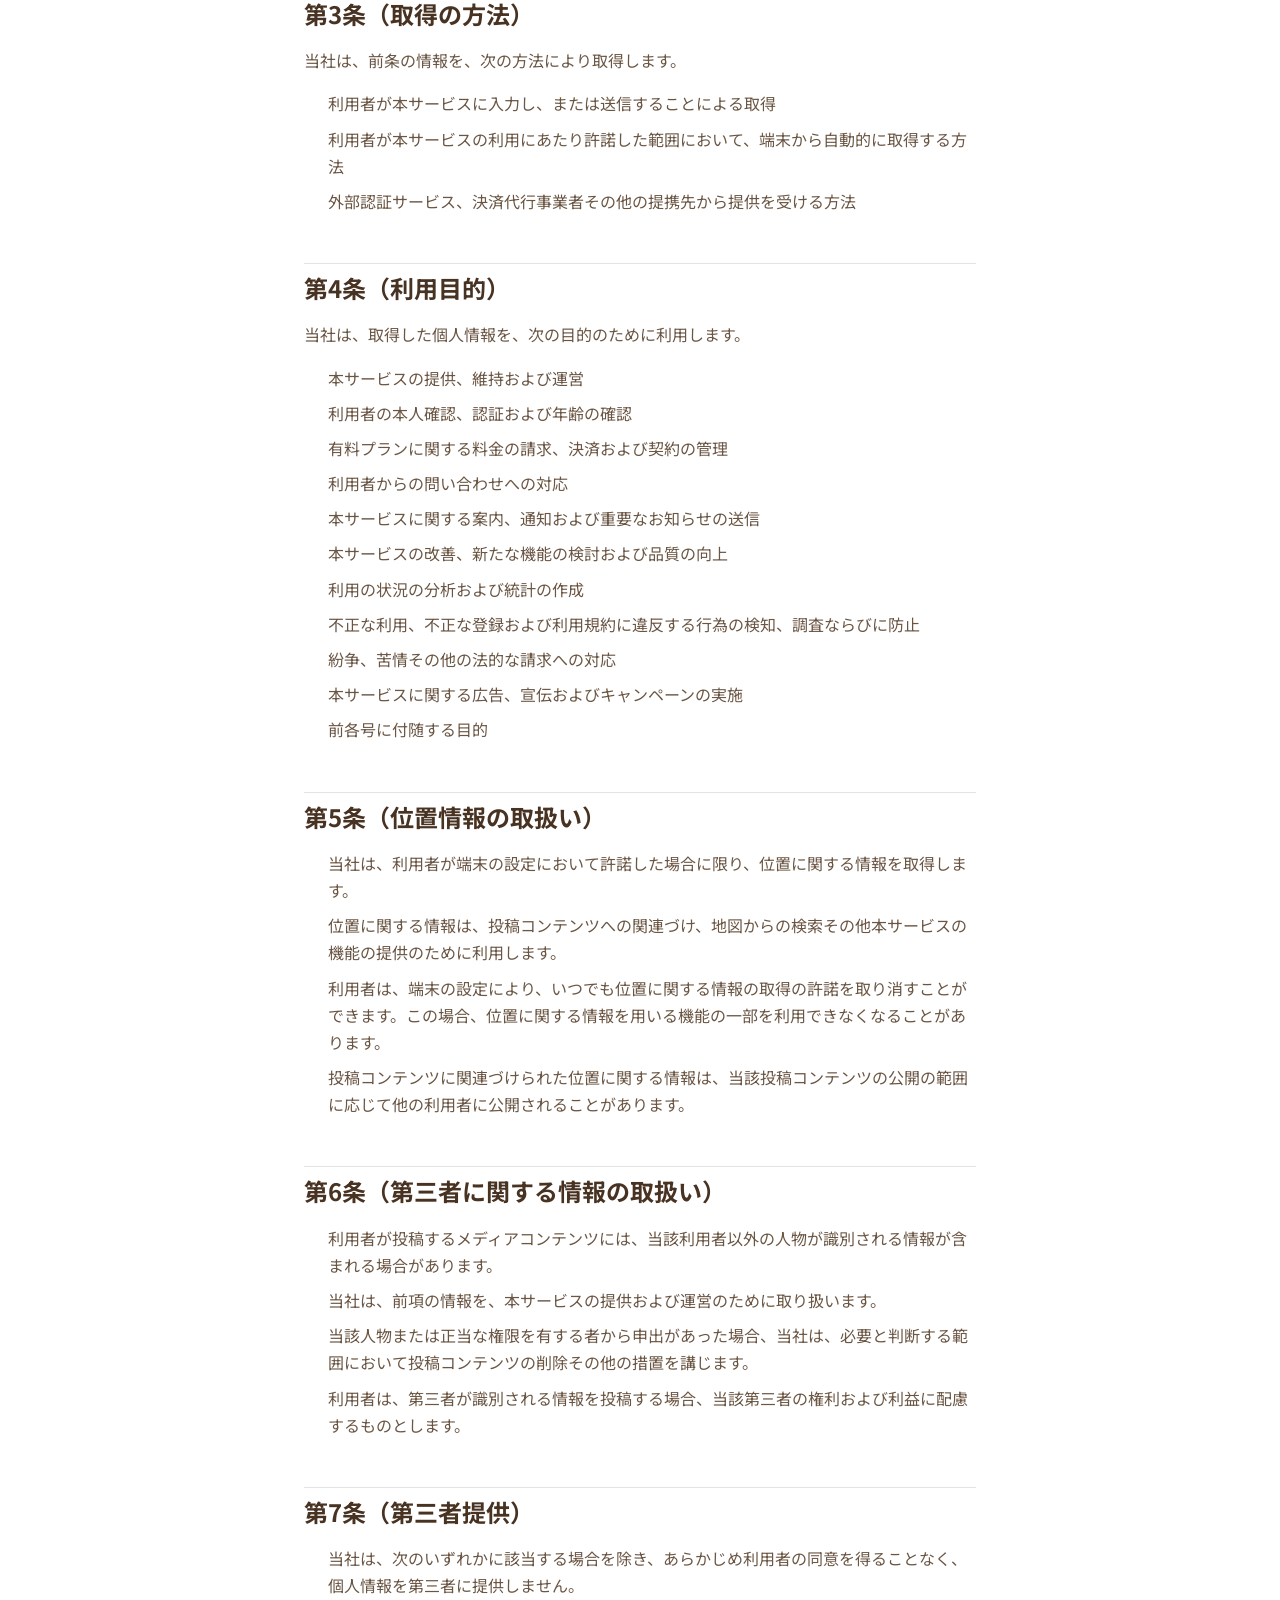
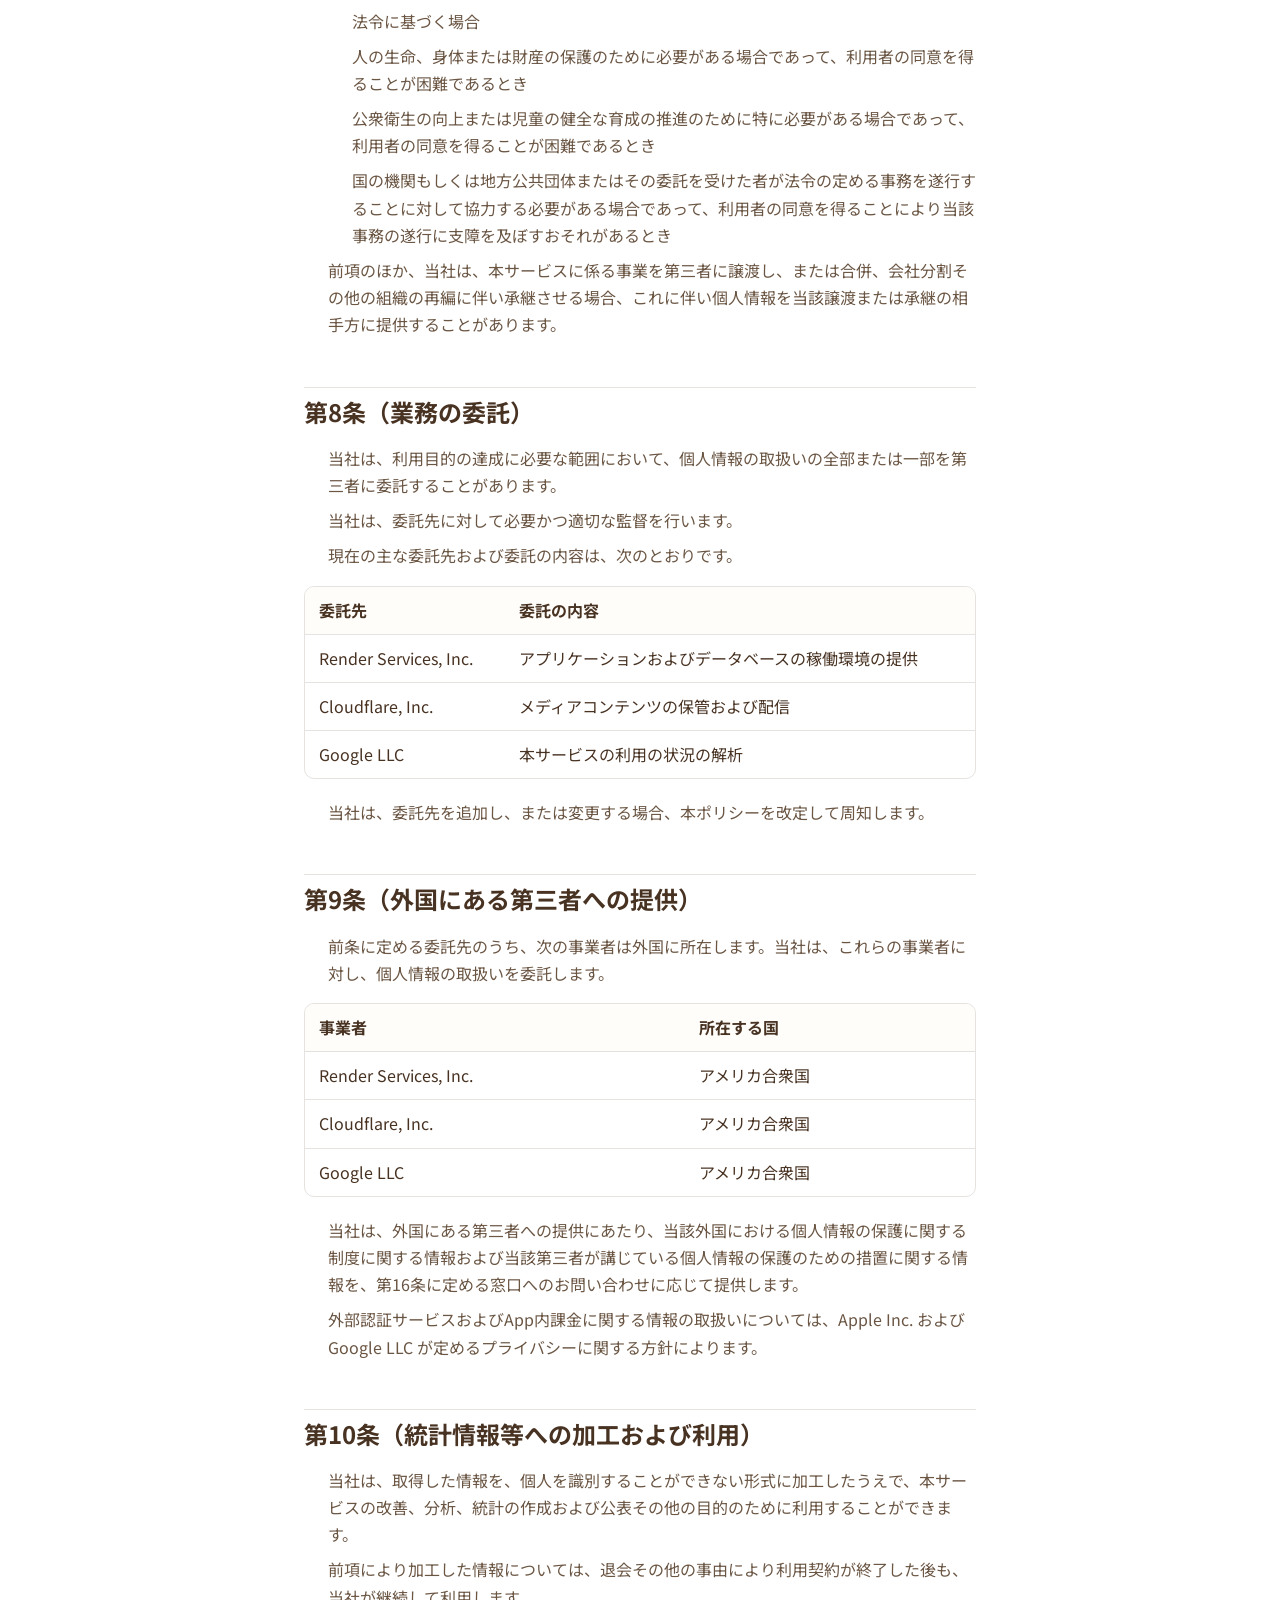
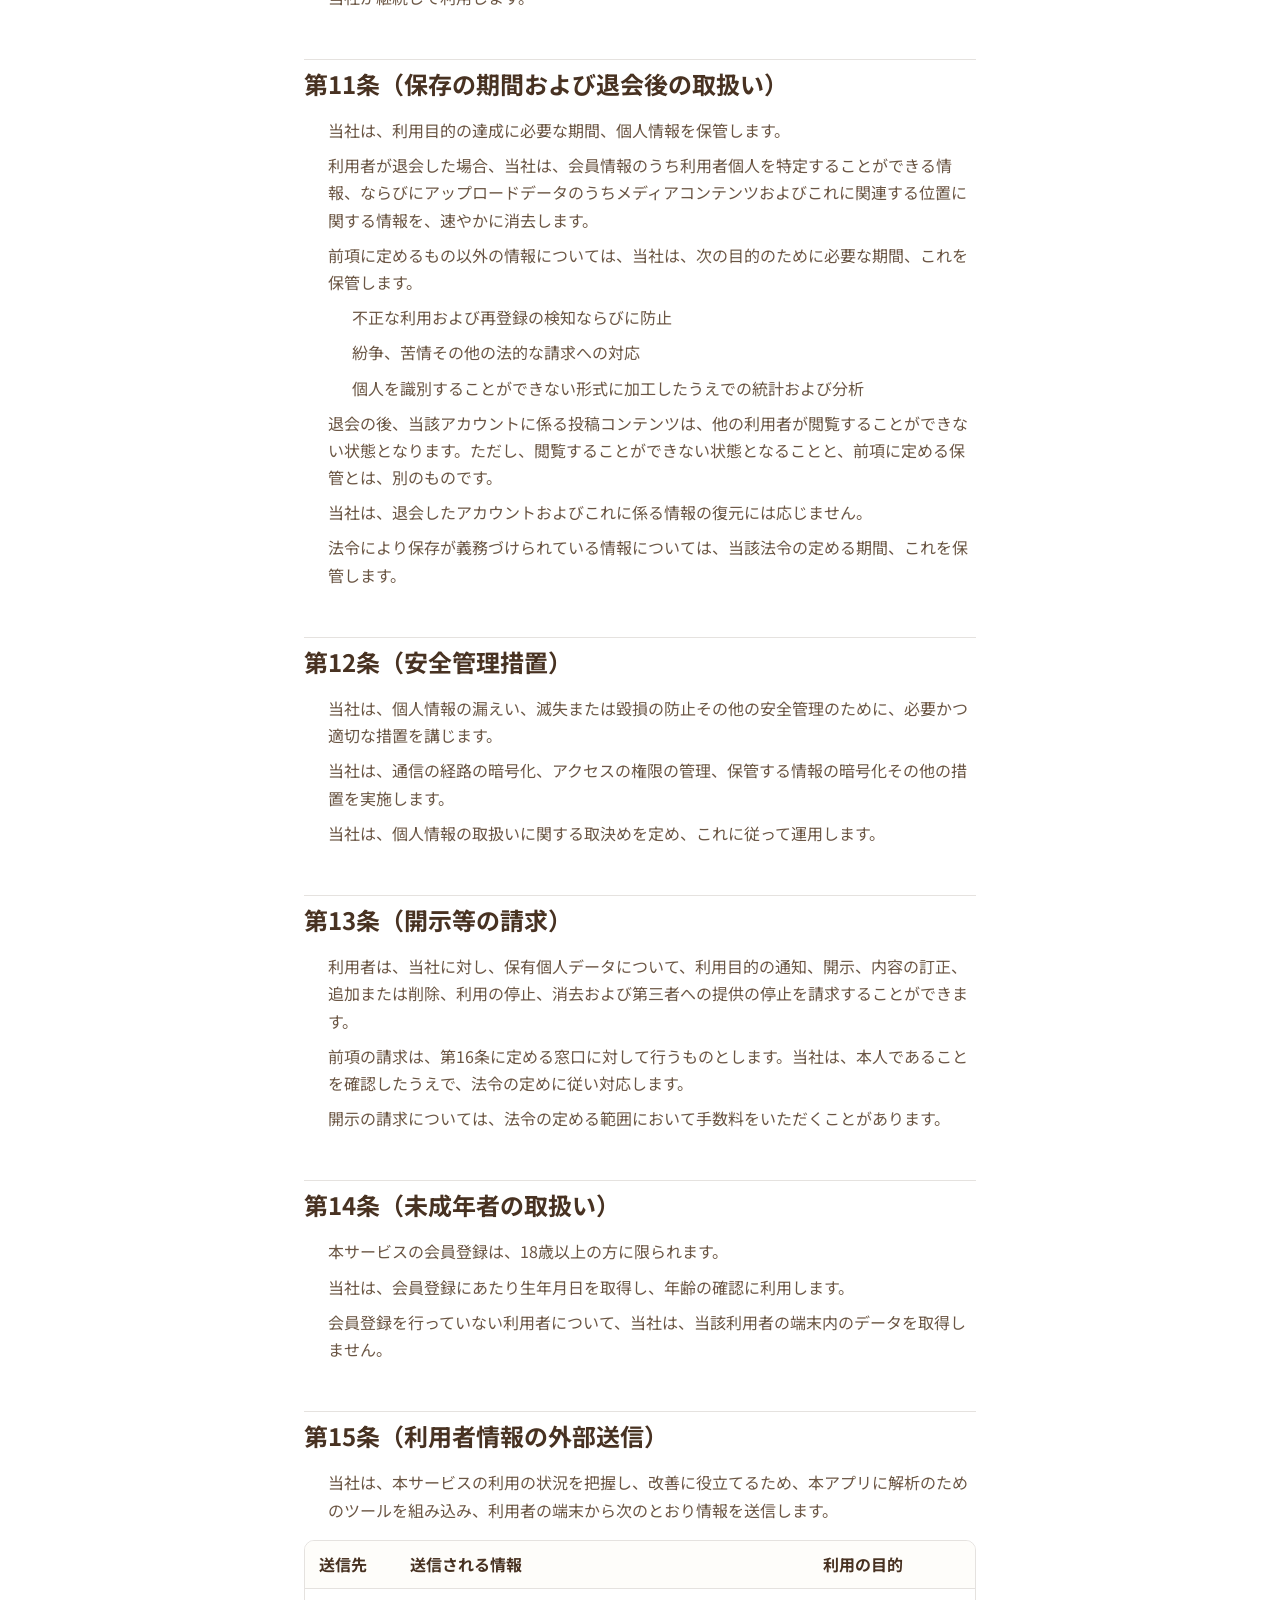
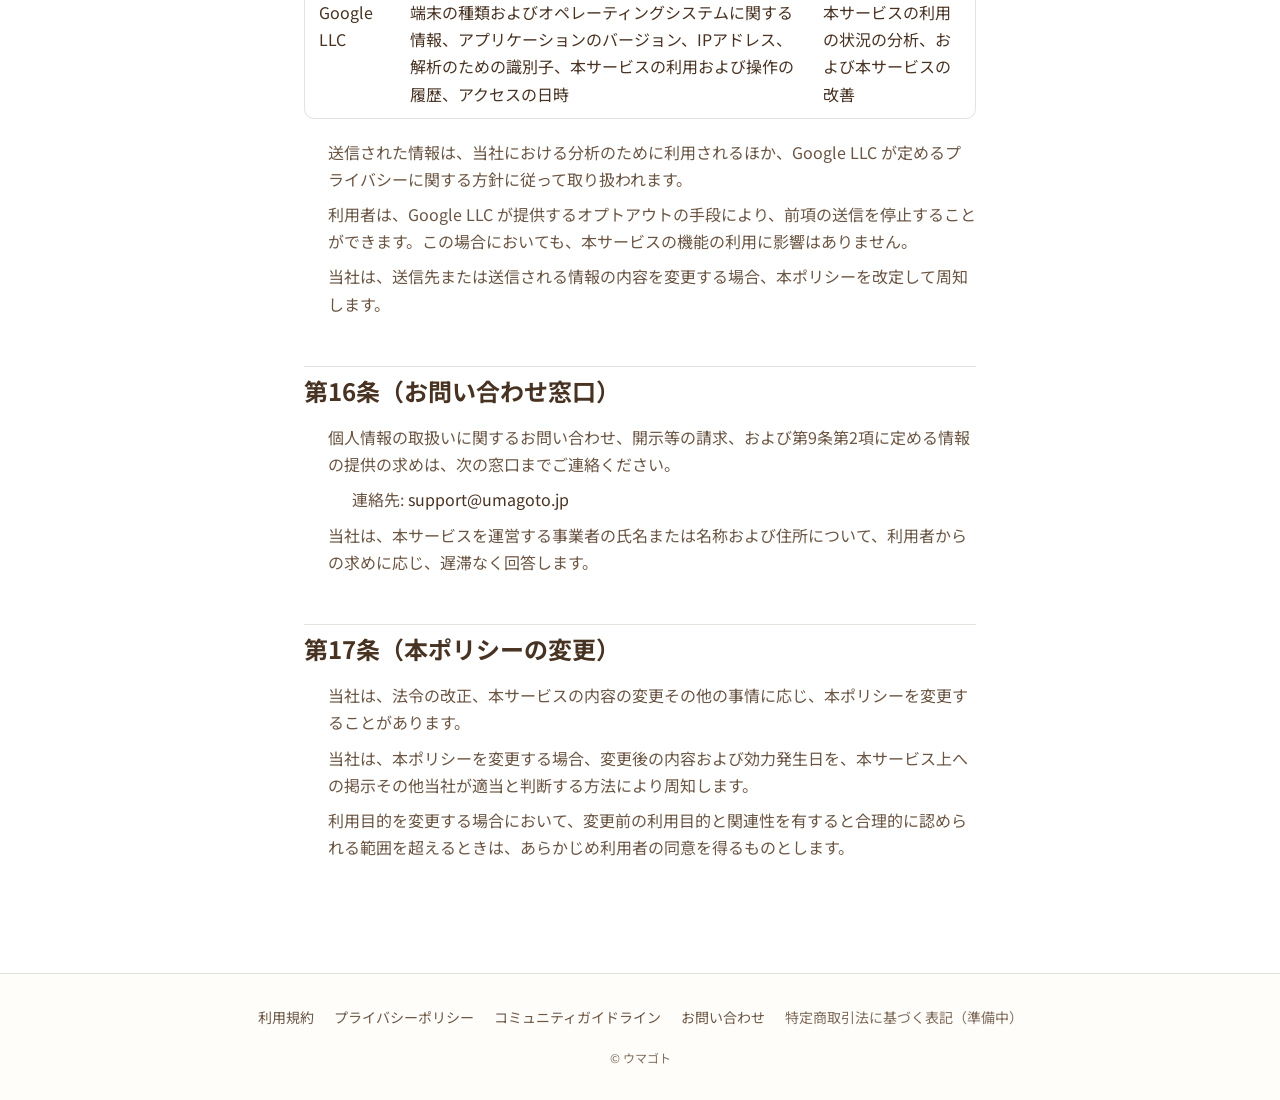
<file: privacy/index.html>
<!DOCTYPE html>
<html lang="ja">
<head>
<meta charset="UTF-8">
<meta name="viewport" content="width=device-width, initial-scale=1">
<title>ウマゴト プライバシーポリシー</title>
<meta name="description" content="ウマゴトが取得する個人情報の内容、利用目的、第三者提供、外部送信の状況などを定めたプライバシーポリシーです。">
<link rel="canonical" href="https://umagoto.jp/privacy/">
<link rel="icon" type="image/png" sizes="512x512" href="/assets/images/icons/icon-512.png">
<link rel="icon" type="image/png" sizes="192x192" href="/assets/images/icons/icon-192.png">
<link rel="apple-touch-icon" href="/assets/images/icons/apple-touch-icon.png">
<meta property="og:type" content="website">
<meta property="og:site_name" content="ウマゴト">
<meta property="og:locale" content="ja_JP">
<meta property="og:title" content="ウマゴト プライバシーポリシー">
<meta property="og:description" content="ウマゴトが取得する個人情報の内容、利用目的、第三者提供、外部送信の状況などを定めたプライバシーポリシーです。">
<meta property="og:image" content="https://umagoto.jp/assets/images/og.png">
<meta property="og:url" content="https://umagoto.jp/privacy/">
<meta name="twitter:card" content="summary_large_image">
<link rel="preconnect" href="https://fonts.googleapis.com">
<link rel="preconnect" href="https://fonts.gstatic.com" crossorigin>
<link rel="stylesheet" href="https://fonts.googleapis.com/css2?family=Noto+Sans+JP:wght@400;700&display=swap">
<link rel="stylesheet" href="/assets/css/tailwind.css">
<link rel="stylesheet" href="/assets/css/style.css">
<link rel="stylesheet" href="/assets/css/legal.css">
</head>
<body>
<a class="skip-link" href="#main">本文へスキップ</a>

<header class="site-header">
  <div class="mx-auto flex max-w-[960px] items-center px-5 py-[18px]">
    <a class="site-logo flex items-center gap-2.5" href="/">
      <img src="/assets/images/logo.png" alt="" width="36" height="36">
      <span>ウマゴト</span>
    </a>
  </div>
</header>

<main id="main">
<div class="mx-auto max-w-[960px] px-5 pt-14 pb-24">

<div class="legal-header mx-auto mb-10 max-w-2xl">
  <h1>ウマゴト プライバシーポリシー</h1>
</div>

<div class="legal-body mx-auto max-w-2xl">
<p>本ポリシーにおける「当社」「本サービス」「本アプリ」その他の用語は、ウマゴト利用規約に定めるところによります。</p>
<h2 id="article-1">第1条（基本方針）</h2>
<p>当社は、本サービスの提供にあたり取得する個人情報の重要性を認識し、個人情報の保護に関する法律その他の関係法令およびガイドラインを遵守し、適切に取り扱います。</p>
<h2 id="article-2">第2条（取得する情報）</h2>
<p>当社は、本サービスの提供にあたり、次の情報を取得します。</p>
<h3>会員登録にあたって取得する情報</h3>
<ol>
<li>外部認証サービス（Apple AccountまたはGoogleアカウント）から提供される利用者の識別子およびメールアドレス</li>
<li>ニックネーム</li>
<li>プロフィール画像</li>
<li>生年月日</li>
<li>登録の日時</li>
</ol>
<h3>本サービスの利用に伴い取得する情報</h3>
<ol>
<li>端末の種類、オペレーティングシステムおよびそのバージョン、アプリケーションのバージョン</li>
<li>IPアドレスその他のネットワークに関する情報</li>
<li>本サービスの利用の履歴、操作の履歴、アクセスの日時</li>
<li>障害および不具合に関する情報</li>
</ol>
<h3>投稿に伴い取得する情報</h3>
<ol>
<li>投稿コンテンツ（メディアコンテンツ、文章、コメントを含みます）</li>
<li>メディアコンテンツに付随する情報（撮影の日時、位置に関する情報、機器に関する情報を含みます）</li>
<li>利用者が設定した位置に関する情報</li>
<li>推しとして登録された対象に関する情報</li>
</ol>
<h3>決済に関する情報</h3>
<ol>
<li>有料プランの契約の状況、契約期間および更新の状況</li>
<li>Apple Inc. から提供される購読の状況に関する情報</li>
</ol>
<p>有料プランの決済は、App内課金によりApple Inc. を通じて行われます。当社は、クレジットカード番号、有効期限、セキュリティコードその他のカードに関する情報を取得せず、保持しません。App内課金による決済に関する情報の取扱いは、Apple Inc. の定めるところによります。</p>
<h2 id="article-3">第3条（取得の方法）</h2>
<p>当社は、前条の情報を、次の方法により取得します。</p>
<ol>
<li>利用者が本サービスに入力し、または送信することによる取得</li>
<li>利用者が本サービスの利用にあたり許諾した範囲において、端末から自動的に取得する方法</li>
<li>外部認証サービス、決済代行事業者その他の提携先から提供を受ける方法</li>
</ol>
<h2 id="article-4">第4条（利用目的）</h2>
<p>当社は、取得した個人情報を、次の目的のために利用します。</p>
<ol>
<li>本サービスの提供、維持および運営</li>
<li>利用者の本人確認、認証および年齢の確認</li>
<li>有料プランに関する料金の請求、決済および契約の管理</li>
<li>利用者からの問い合わせへの対応</li>
<li>本サービスに関する案内、通知および重要なお知らせの送信</li>
<li>本サービスの改善、新たな機能の検討および品質の向上</li>
<li>利用の状況の分析および統計の作成</li>
<li>不正な利用、不正な登録および利用規約に違反する行為の検知、調査ならびに防止</li>
<li>紛争、苦情その他の法的な請求への対応</li>
<li>本サービスに関する広告、宣伝およびキャンペーンの実施</li>
<li>前各号に付随する目的</li>
</ol>
<h2 id="article-5">第5条（位置情報の取扱い）</h2>
<ol>
<li>当社は、利用者が端末の設定において許諾した場合に限り、位置に関する情報を取得します。</li>
<li>位置に関する情報は、投稿コンテンツへの関連づけ、地図からの検索その他本サービスの機能の提供のために利用します。</li>
<li>利用者は、端末の設定により、いつでも位置に関する情報の取得の許諾を取り消すことができます。この場合、位置に関する情報を用いる機能の一部を利用できなくなることがあります。</li>
<li>投稿コンテンツに関連づけられた位置に関する情報は、当該投稿コンテンツの公開の範囲に応じて他の利用者に公開されることがあります。</li>
</ol>
<h2 id="article-6">第6条（第三者に関する情報の取扱い）</h2>
<ol>
<li>利用者が投稿するメディアコンテンツには、当該利用者以外の人物が識別される情報が含まれる場合があります。</li>
<li>当社は、前項の情報を、本サービスの提供および運営のために取り扱います。</li>
<li>当該人物または正当な権限を有する者から申出があった場合、当社は、必要と判断する範囲において投稿コンテンツの削除その他の措置を講じます。</li>
<li>利用者は、第三者が識別される情報を投稿する場合、当該第三者の権利および利益に配慮するものとします。</li>
</ol>
<h2 id="article-7">第7条（第三者提供）</h2>
<ol>
<li>当社は、次のいずれかに該当する場合を除き、あらかじめ利用者の同意を得ることなく、個人情報を第三者に提供しません。
<ol>
<li>法令に基づく場合</li>
<li>人の生命、身体または財産の保護のために必要がある場合であって、利用者の同意を得ることが困難であるとき</li>
<li>公衆衛生の向上または児童の健全な育成の推進のために特に必要がある場合であって、利用者の同意を得ることが困難であるとき</li>
<li>国の機関もしくは地方公共団体またはその委託を受けた者が法令の定める事務を遂行することに対して協力する必要がある場合であって、利用者の同意を得ることにより当該事務の遂行に支障を及ぼすおそれがあるとき</li>
</ol>
</li>
<li>前項のほか、当社は、本サービスに係る事業を第三者に譲渡し、または合併、会社分割その他の組織の再編に伴い承継させる場合、これに伴い個人情報を当該譲渡または承継の相手方に提供することがあります。</li>
</ol>
<h2 id="article-8">第8条（業務の委託）</h2>
<ol>
<li>当社は、利用目的の達成に必要な範囲において、個人情報の取扱いの全部または一部を第三者に委託することがあります。</li>
<li>当社は、委託先に対して必要かつ適切な監督を行います。</li>
<li>現在の主な委託先および委託の内容は、次のとおりです。</li>
</ol>
<div class="table-scroll"><table>
<thead><tr><th>委託先</th><th>委託の内容</th></tr></thead>
<tbody>
<tr><td>Render Services, Inc.</td><td>アプリケーションおよびデータベースの稼働環境の提供</td></tr>
<tr><td>Cloudflare, Inc.</td><td>メディアコンテンツの保管および配信</td></tr>
<tr><td>Google LLC</td><td>本サービスの利用の状況の解析</td></tr>
</tbody></table></div>
<ol>
<li>当社は、委託先を追加し、または変更する場合、本ポリシーを改定して周知します。</li>
</ol>
<h2 id="article-9">第9条（外国にある第三者への提供）</h2>
<ol>
<li>前条に定める委託先のうち、次の事業者は外国に所在します。当社は、これらの事業者に対し、個人情報の取扱いを委託します。</li>
</ol>
<div class="table-scroll"><table>
<thead><tr><th>事業者</th><th>所在する国</th></tr></thead>
<tbody>
<tr><td>Render Services, Inc.</td><td>アメリカ合衆国</td></tr>
<tr><td>Cloudflare, Inc.</td><td>アメリカ合衆国</td></tr>
<tr><td>Google LLC</td><td>アメリカ合衆国</td></tr>
</tbody></table></div>
<ol>
<li>当社は、外国にある第三者への提供にあたり、当該外国における個人情報の保護に関する制度に関する情報および当該第三者が講じている個人情報の保護のための措置に関する情報を、第16条に定める窓口へのお問い合わせに応じて提供します。</li>
<li>外部認証サービスおよびApp内課金に関する情報の取扱いについては、Apple Inc. およびGoogle LLC が定めるプライバシーに関する方針によります。</li>
</ol>
<h2 id="article-10">第10条（統計情報等への加工および利用）</h2>
<ol>
<li>当社は、取得した情報を、個人を識別することができない形式に加工したうえで、本サービスの改善、分析、統計の作成および公表その他の目的のために利用することができます。</li>
<li>前項により加工した情報については、退会その他の事由により利用契約が終了した後も、当社が継続して利用します。</li>
</ol>
<h2 id="article-11">第11条（保存の期間および退会後の取扱い）</h2>
<ol>
<li>当社は、利用目的の達成に必要な期間、個人情報を保管します。</li>
<li>利用者が退会した場合、当社は、会員情報のうち利用者個人を特定することができる情報、ならびにアップロードデータのうちメディアコンテンツおよびこれに関連する位置に関する情報を、速やかに消去します。</li>
<li>前項に定めるもの以外の情報については、当社は、次の目的のために必要な期間、これを保管します。
<ol>
<li>不正な利用および再登録の検知ならびに防止</li>
<li>紛争、苦情その他の法的な請求への対応</li>
<li>個人を識別することができない形式に加工したうえでの統計および分析</li>
</ol>
</li>
<li>退会の後、当該アカウントに係る投稿コンテンツは、他の利用者が閲覧することができない状態となります。ただし、閲覧することができない状態となることと、前項に定める保管とは、別のものです。</li>
<li>当社は、退会したアカウントおよびこれに係る情報の復元には応じません。</li>
<li>法令により保存が義務づけられている情報については、当該法令の定める期間、これを保管します。</li>
</ol>
<h2 id="article-12">第12条（安全管理措置）</h2>
<ol>
<li>当社は、個人情報の漏えい、滅失または毀損の防止その他の安全管理のために、必要かつ適切な措置を講じます。</li>
<li>当社は、通信の経路の暗号化、アクセスの権限の管理、保管する情報の暗号化その他の措置を実施します。</li>
<li>当社は、個人情報の取扱いに関する取決めを定め、これに従って運用します。</li>
</ol>
<h2 id="article-13">第13条（開示等の請求）</h2>
<ol>
<li>利用者は、当社に対し、保有個人データについて、利用目的の通知、開示、内容の訂正、追加または削除、利用の停止、消去および第三者への提供の停止を請求することができます。</li>
<li>前項の請求は、第16条に定める窓口に対して行うものとします。当社は、本人であることを確認したうえで、法令の定めに従い対応します。</li>
<li>開示の請求については、法令の定める範囲において手数料をいただくことがあります。</li>
</ol>
<h2 id="article-14">第14条（未成年者の取扱い）</h2>
<ol>
<li>本サービスの会員登録は、18歳以上の方に限られます。</li>
<li>当社は、会員登録にあたり生年月日を取得し、年齢の確認に利用します。</li>
<li>会員登録を行っていない利用者について、当社は、当該利用者の端末内のデータを取得しません。</li>
</ol>
<h2 id="article-15">第15条（利用者情報の外部送信）</h2>
<ol>
<li>当社は、本サービスの利用の状況を把握し、改善に役立てるため、本アプリに解析のためのツールを組み込み、利用者の端末から次のとおり情報を送信します。</li>
</ol>
<div class="table-scroll"><table>
<thead><tr><th>送信先</th><th>送信される情報</th><th>利用の目的</th></tr></thead>
<tbody>
<tr><td>Google LLC</td><td>端末の種類およびオペレーティングシステムに関する情報、アプリケーションのバージョン、IPアドレス、解析のための識別子、本サービスの利用および操作の履歴、アクセスの日時</td><td>本サービスの利用の状況の分析、および本サービスの改善</td></tr>
</tbody></table></div>
<ol>
<li>送信された情報は、当社における分析のために利用されるほか、Google LLC が定めるプライバシーに関する方針に従って取り扱われます。</li>
<li>利用者は、Google LLC が提供するオプトアウトの手段により、前項の送信を停止することができます。この場合においても、本サービスの機能の利用に影響はありません。</li>
<li>当社は、送信先または送信される情報の内容を変更する場合、本ポリシーを改定して周知します。</li>
</ol>
<h2 id="article-16">第16条（お問い合わせ窓口）</h2>
<ol>
<li>個人情報の取扱いに関するお問い合わせ、開示等の請求、および第9条第2項に定める情報の提供の求めは、次の窓口までご連絡ください。
<ul>
<li>連絡先: <a href="mailto:support@umagoto.jp">support@umagoto.jp</a></li>
</ul>
</li>
<li>当社は、本サービスを運営する事業者の氏名または名称および住所について、利用者からの求めに応じ、遅滞なく回答します。</li>
</ol>
<h2 id="article-17">第17条（本ポリシーの変更）</h2>
<ol>
<li>当社は、法令の改正、本サービスの内容の変更その他の事情に応じ、本ポリシーを変更することがあります。</li>
<li>当社は、本ポリシーを変更する場合、変更後の内容および効力発生日を、本サービス上への掲示その他当社が適当と判断する方法により周知します。</li>
<li>利用目的を変更する場合において、変更前の利用目的と関連性を有すると合理的に認められる範囲を超えるときは、あらかじめ利用者の同意を得るものとします。</li>
</ol>

</div>
</div>
</main>

<footer class="site-footer">
  <div class="mx-auto flex max-w-[960px] flex-col items-center gap-[18px] px-5 py-8 text-center">
    <nav class="footer-nav" aria-label="フッター">
      <ul class="m-0 flex list-none flex-wrap justify-center gap-x-5 gap-y-2 p-0">
        <li><a href="/terms/">利用規約</a></li>
        <li><a href="/privacy/" aria-current="page">プライバシーポリシー</a></li>
        <li><a href="/guidelines/">コミュニティガイドライン</a></li>
        <li><a href="/contact/">お問い合わせ</a></li>
        <li><span class="is-disabled" aria-disabled="true">特定商取引法に基づく表記（準備中）</span></li>
      </ul>
    </nav>
    <p class="footer-meta">&copy; ウマゴト</p>
  </div>
</footer>

</body>
</html>
</file>
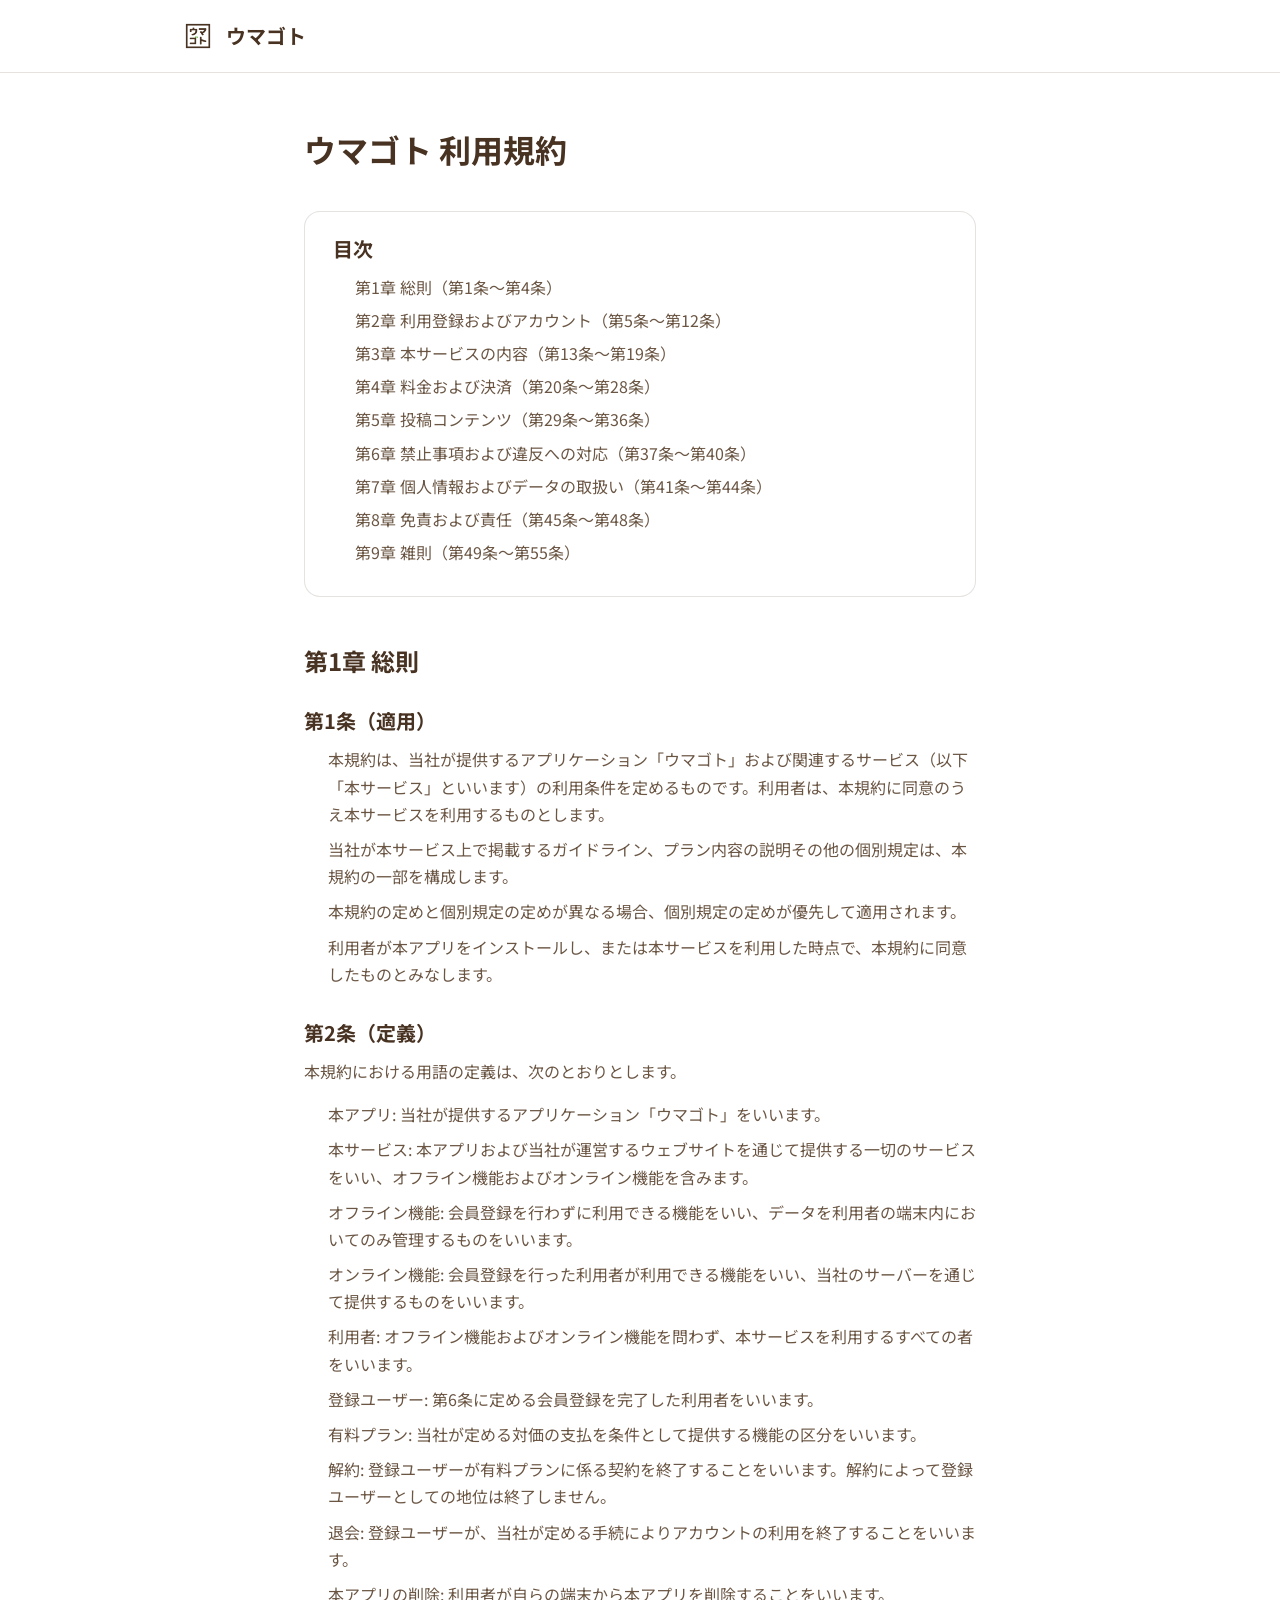
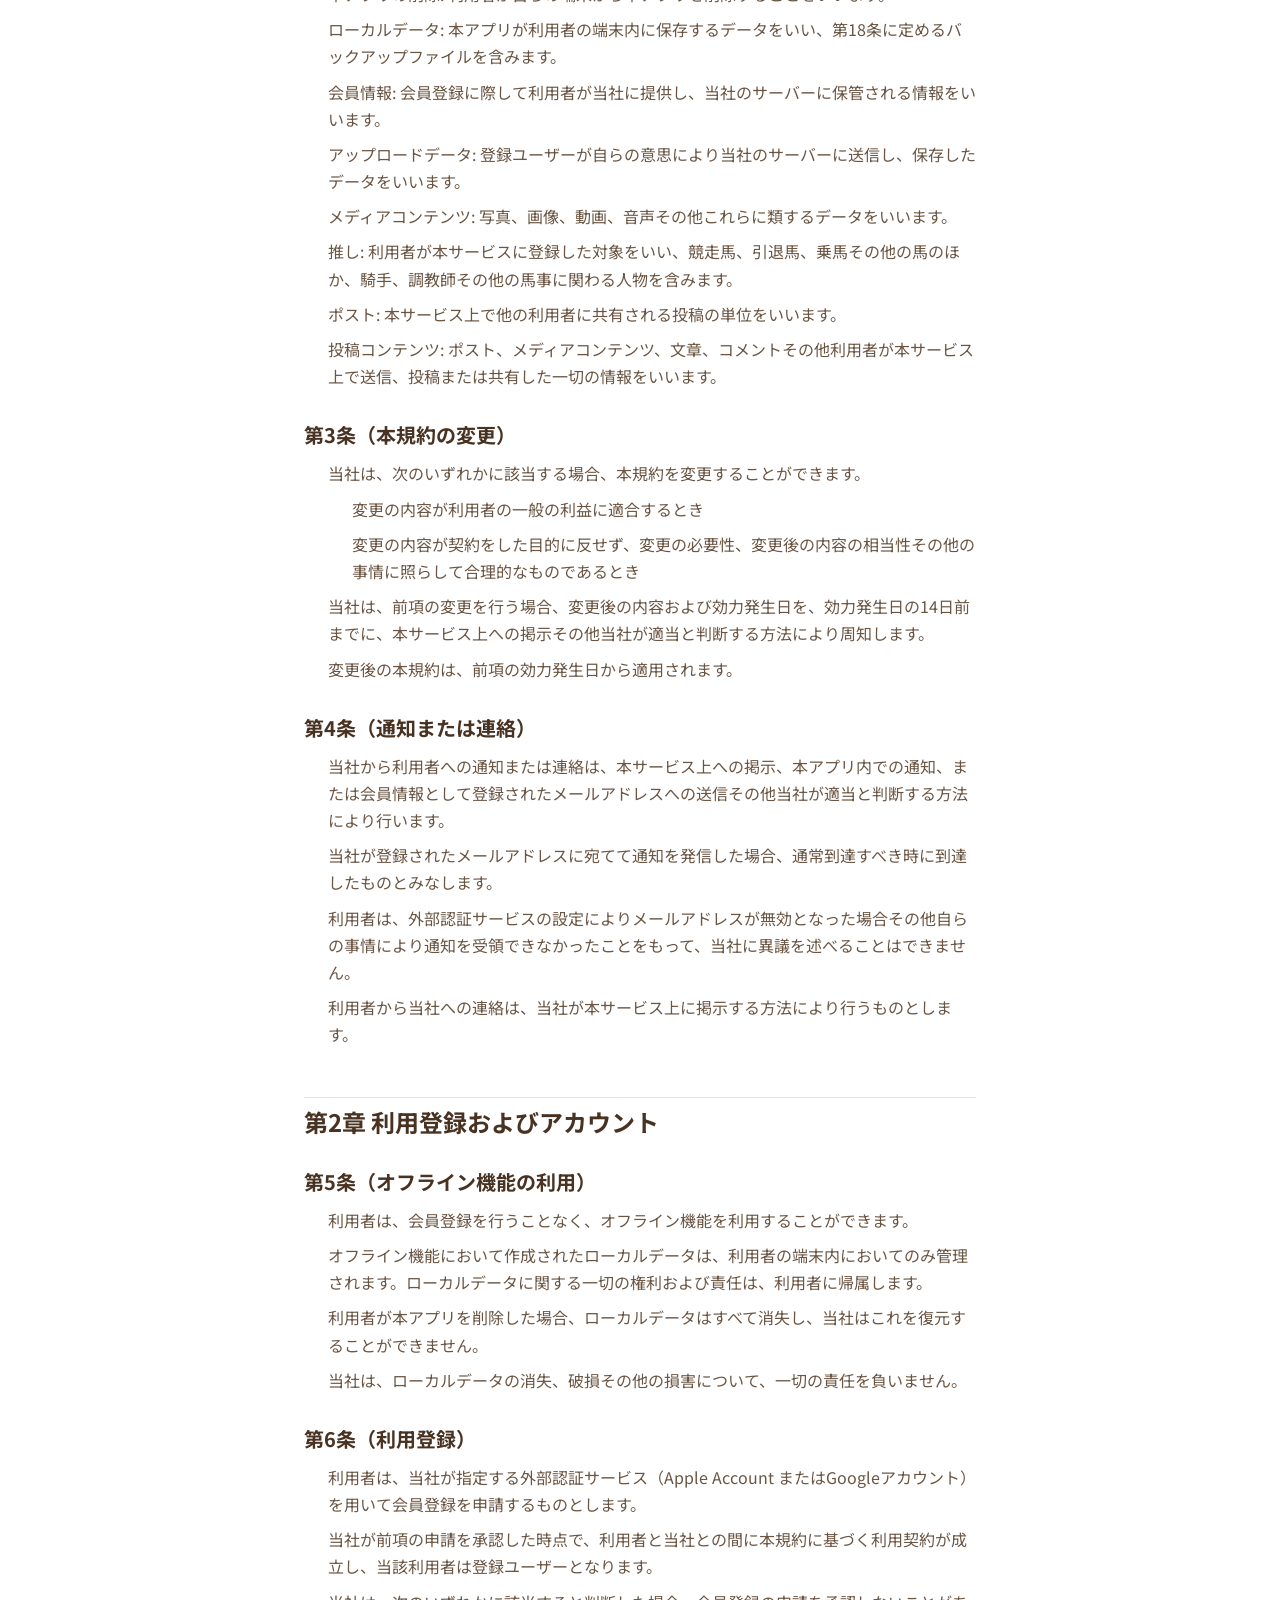
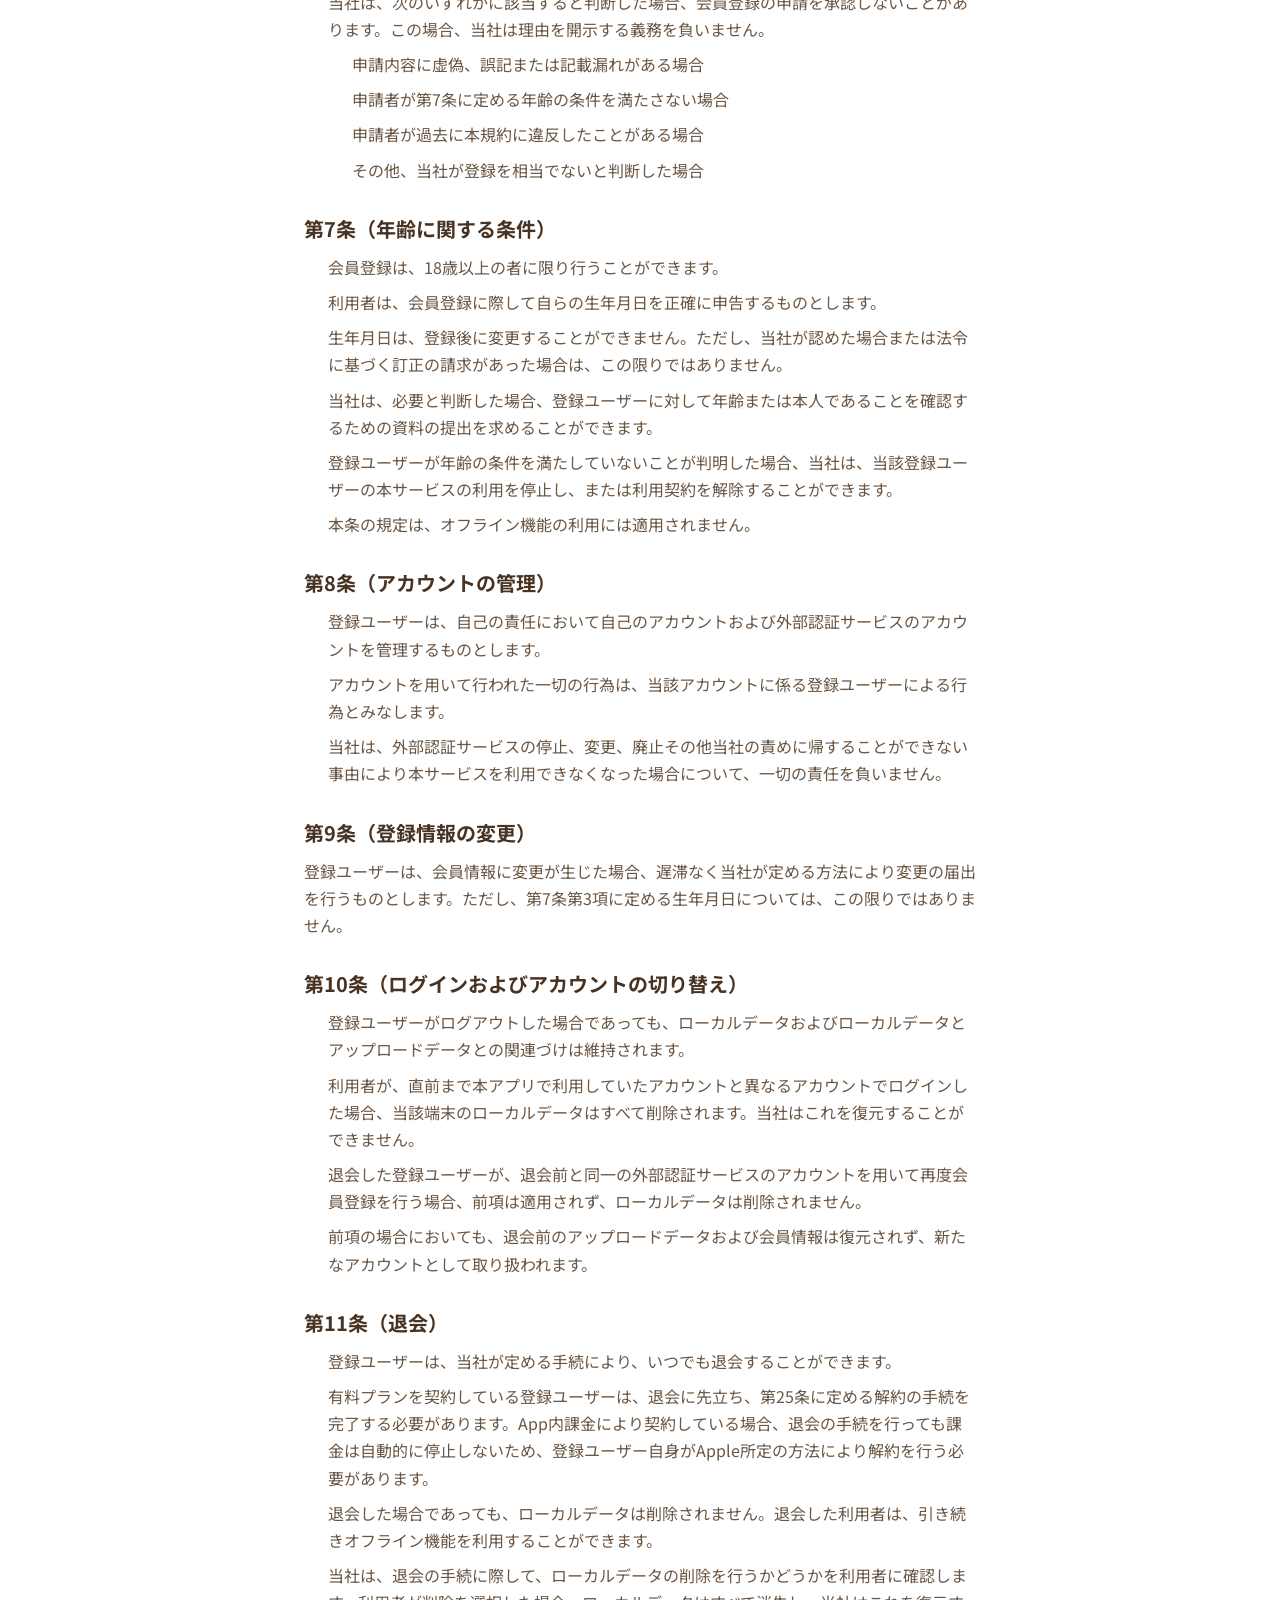
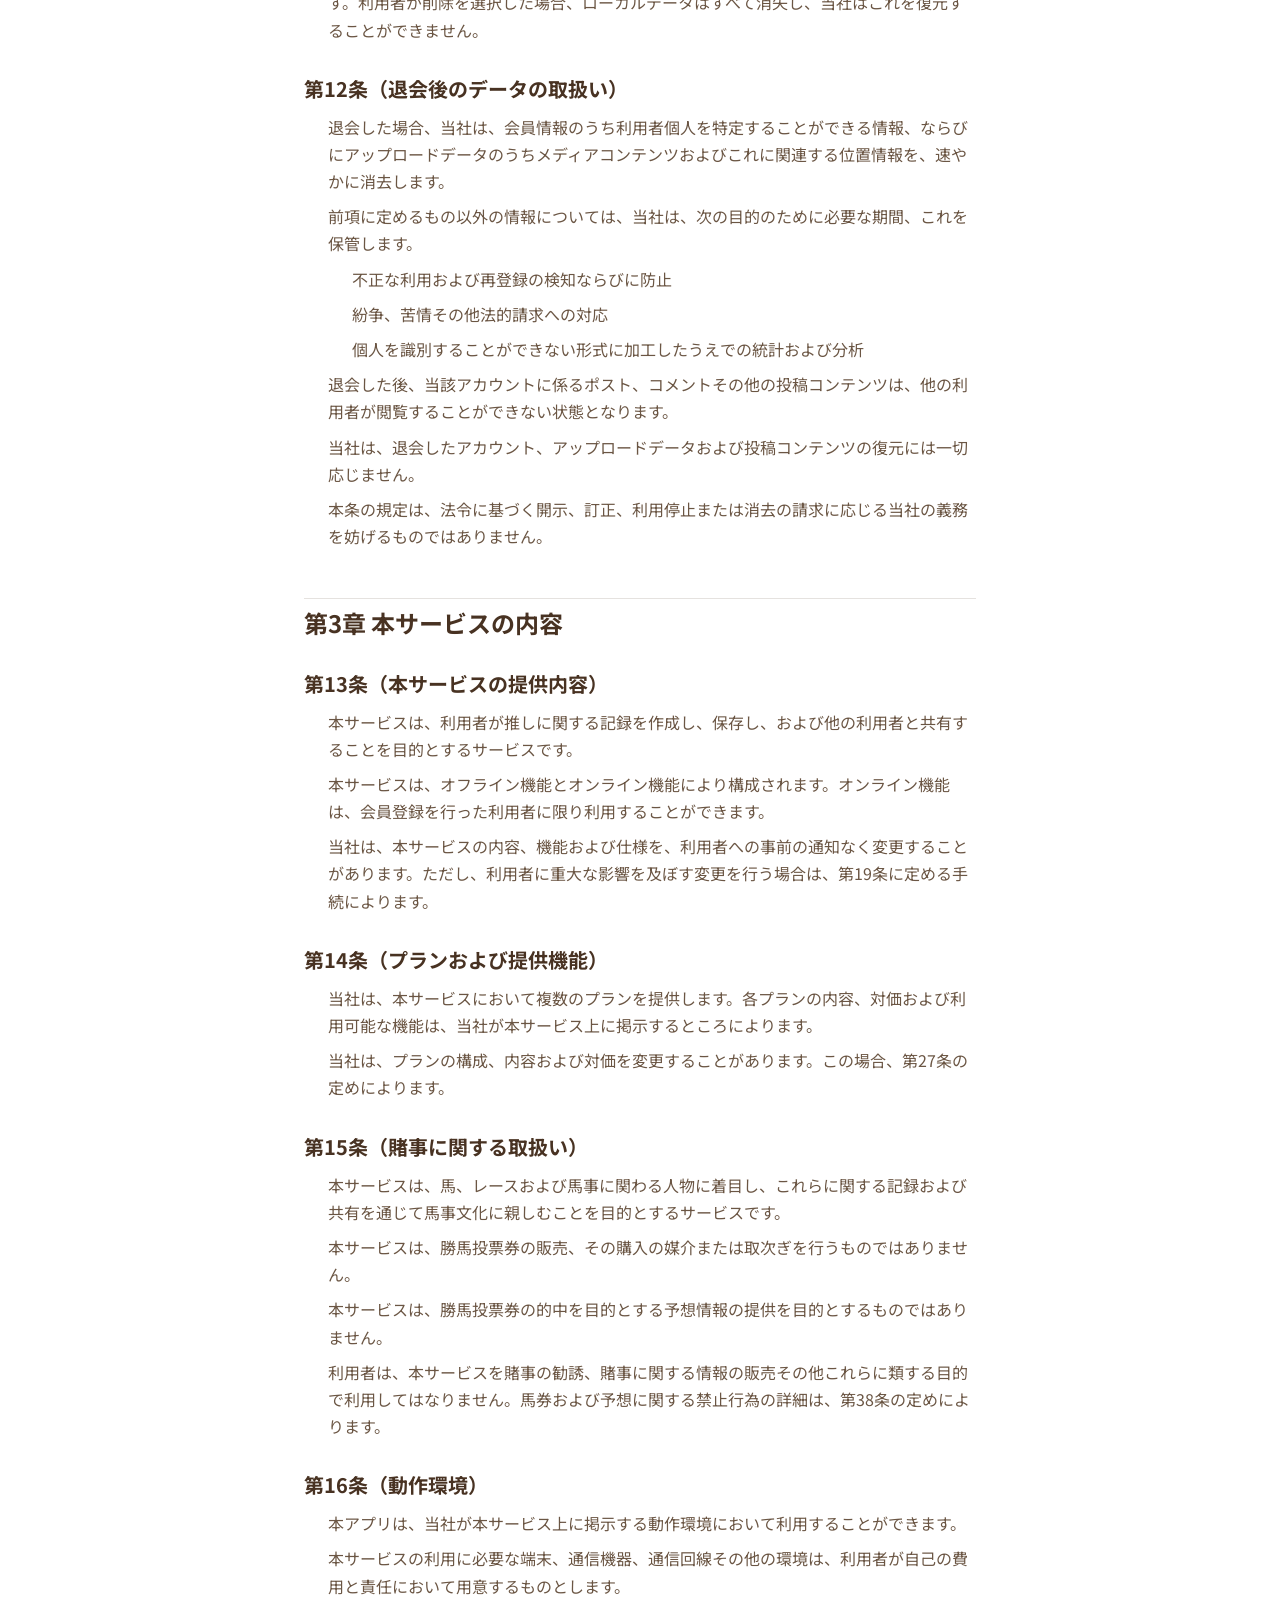
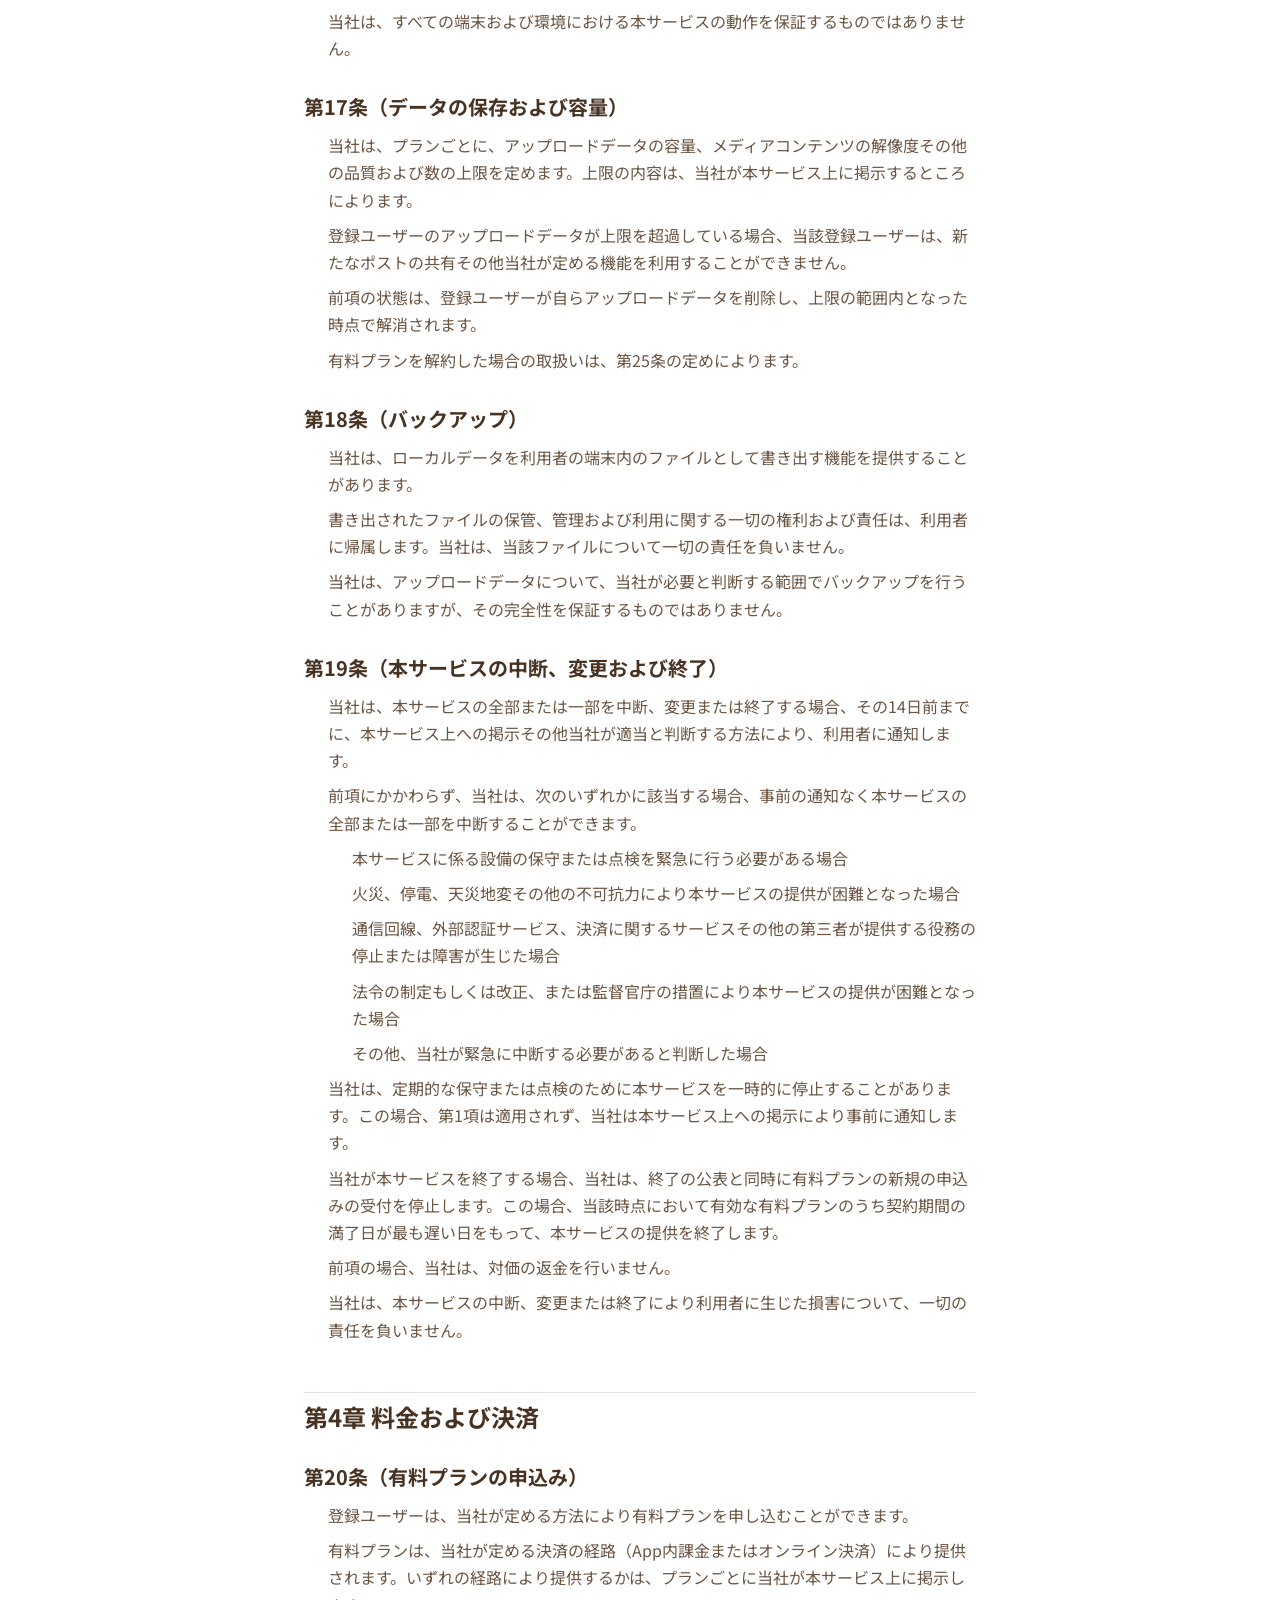
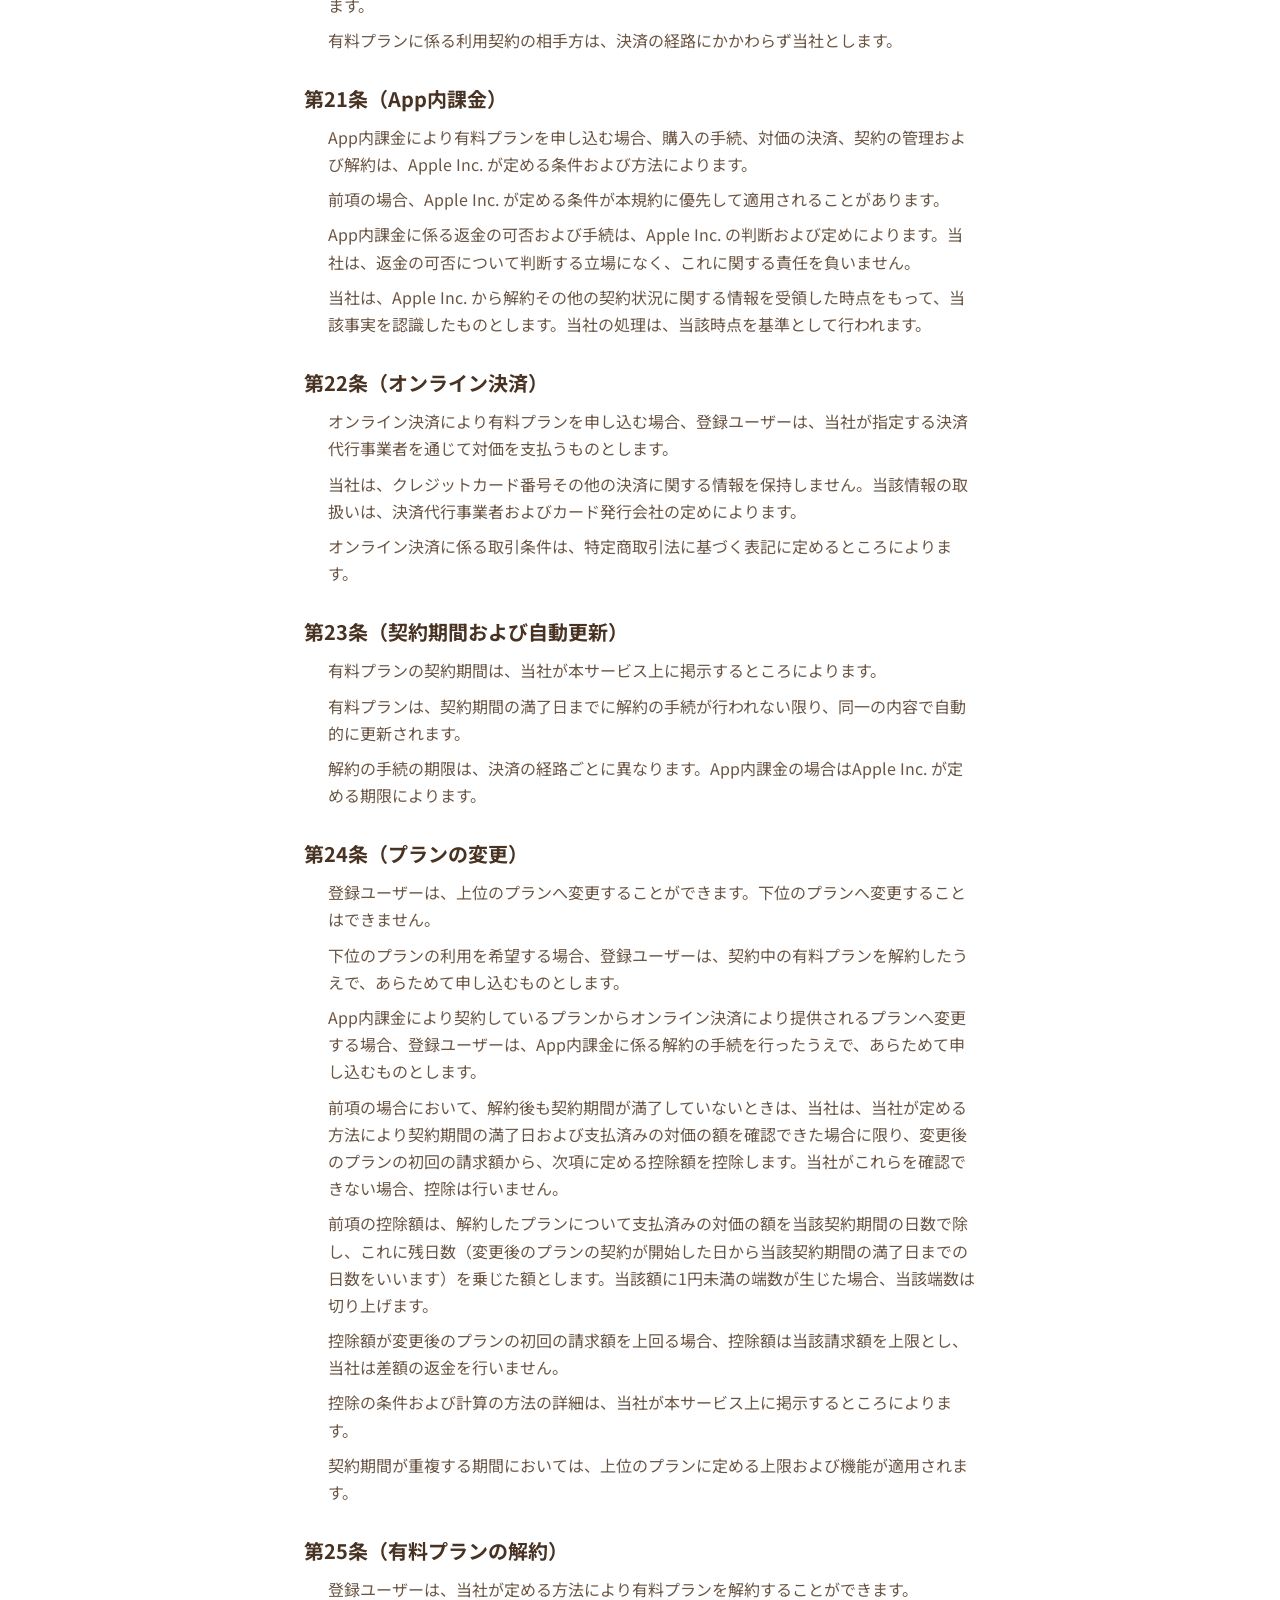
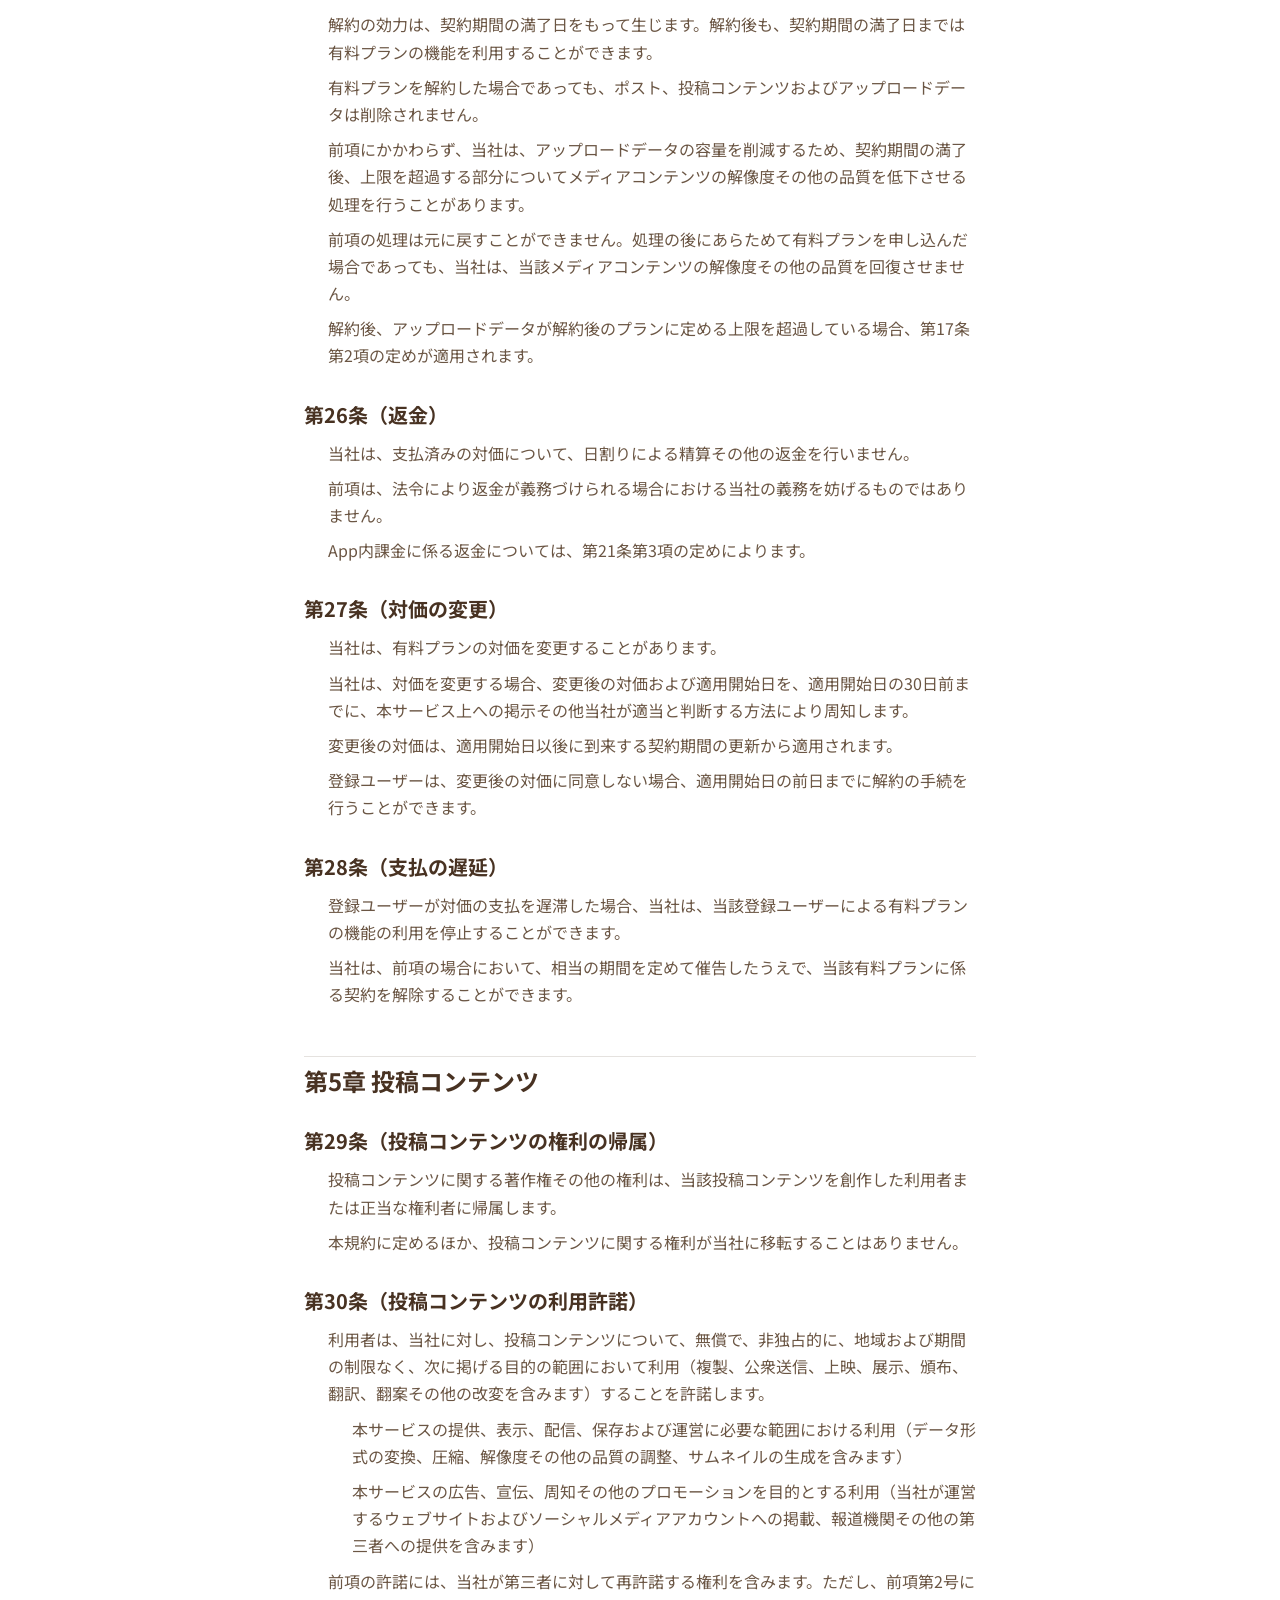
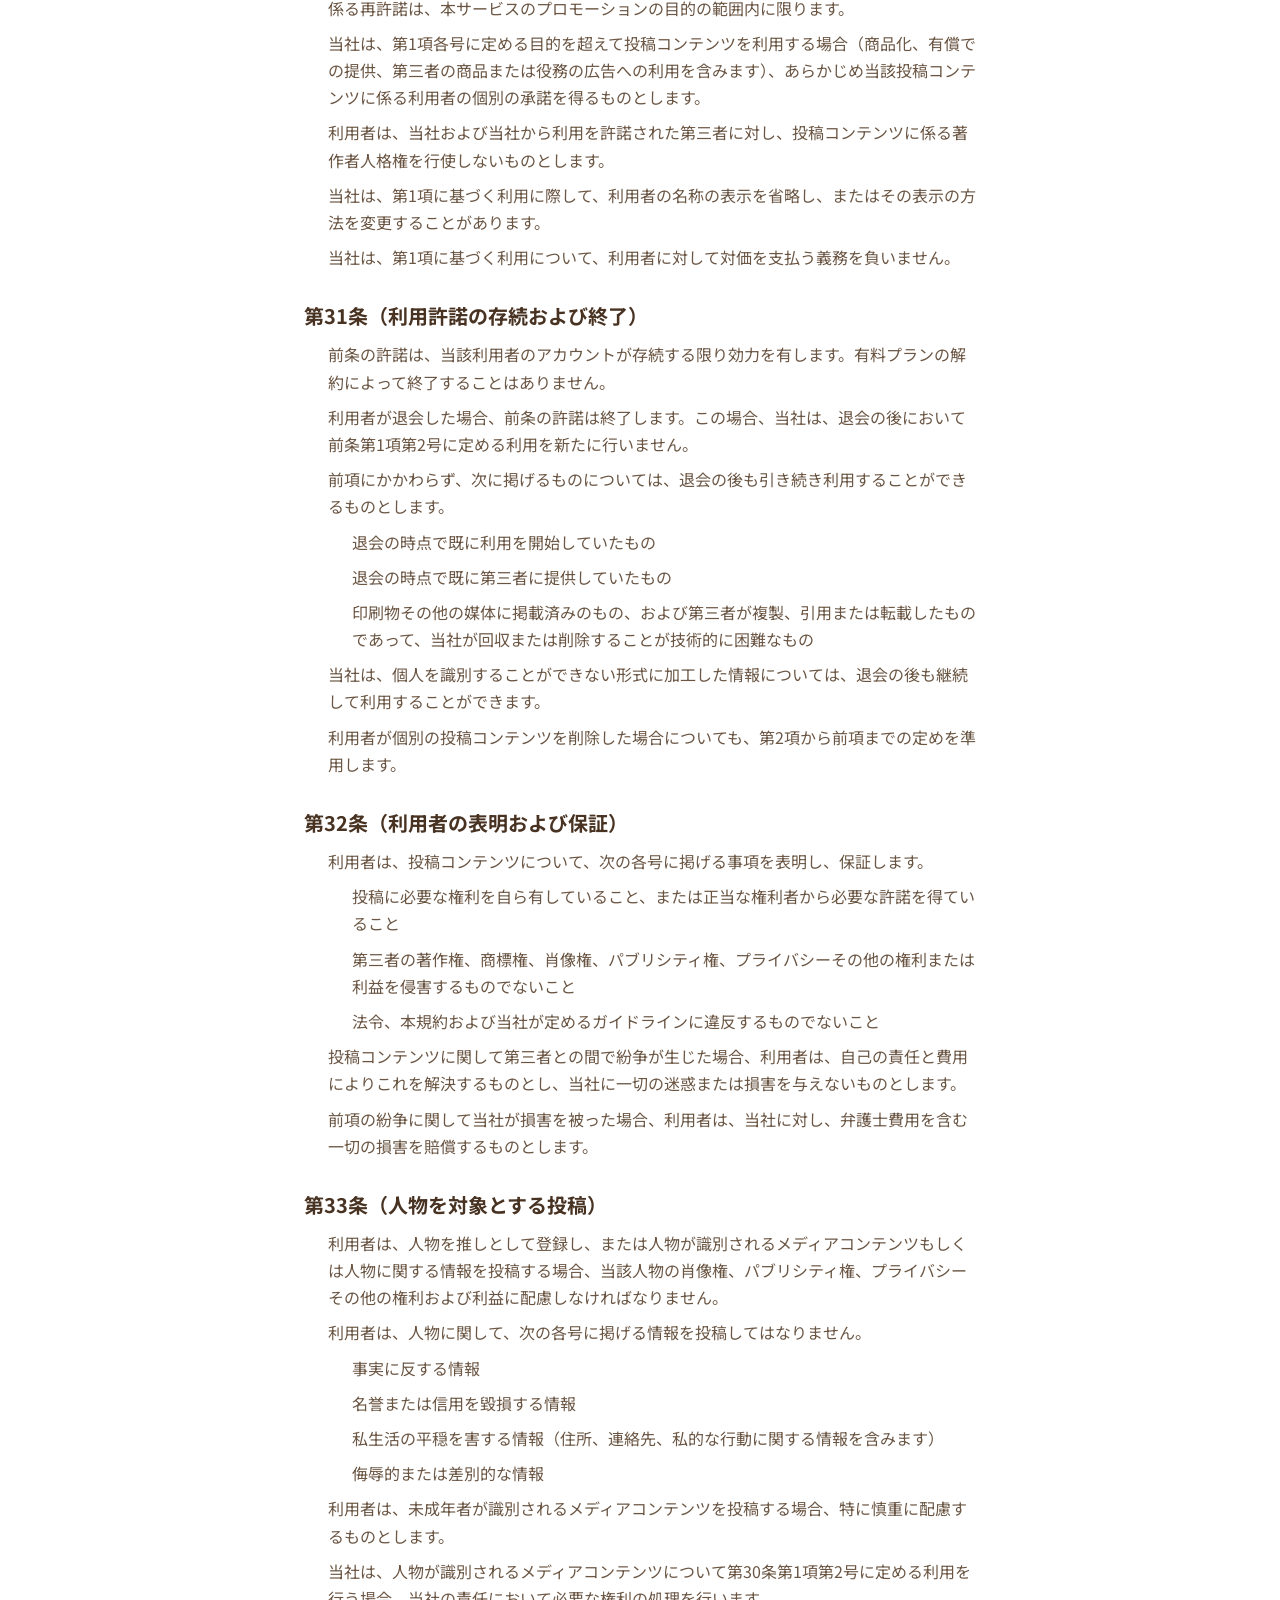
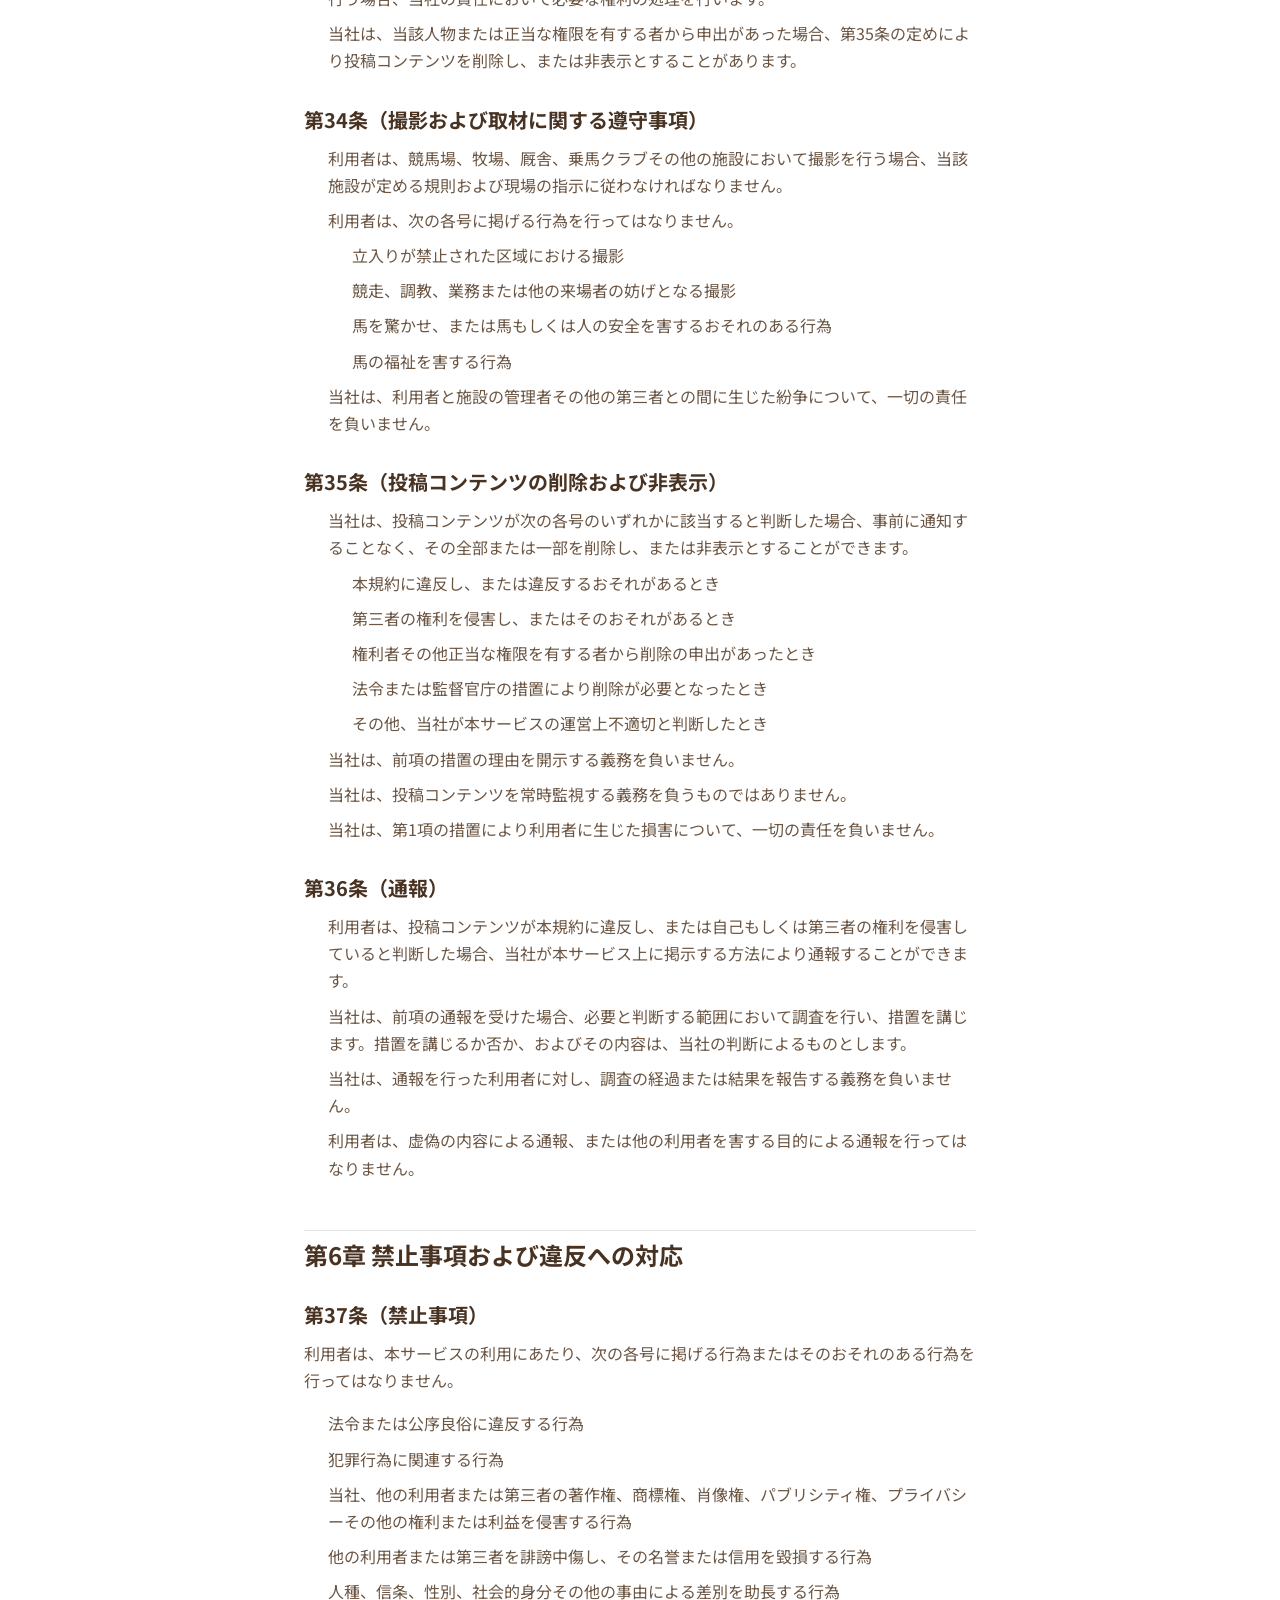
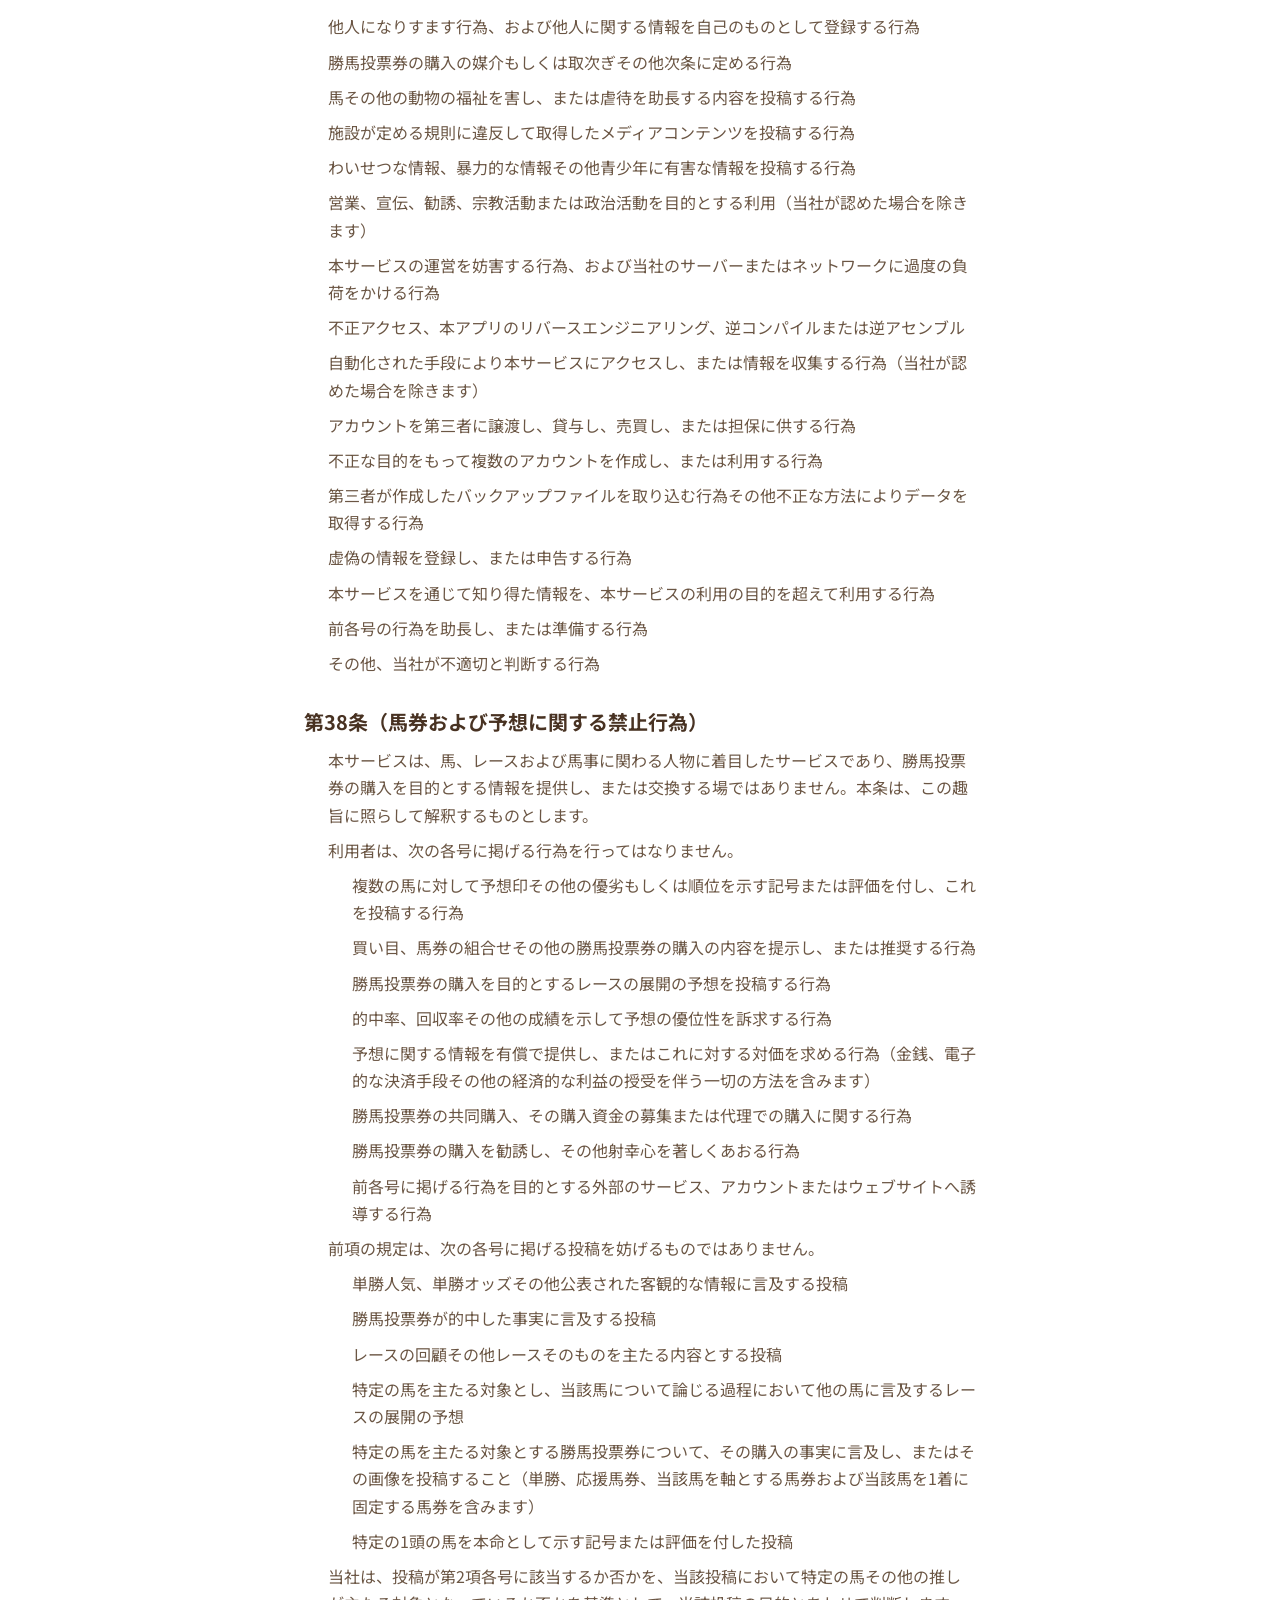
<file: terms/index.html>
<!DOCTYPE html>
<html lang="ja">
<head>
<meta charset="UTF-8">
<meta name="viewport" content="width=device-width, initial-scale=1">
<title>ウマゴト 利用規約</title>
<meta name="description" content="ウマゴトの利用規約です。オフライン機能・オンライン機能の利用条件、投稿コンテンツの取扱い、禁止事項などを定めています。">
<link rel="canonical" href="https://umagoto.jp/terms/">
<link rel="icon" type="image/png" sizes="512x512" href="/assets/images/icons/icon-512.png">
<link rel="icon" type="image/png" sizes="192x192" href="/assets/images/icons/icon-192.png">
<link rel="apple-touch-icon" href="/assets/images/icons/apple-touch-icon.png">
<meta property="og:type" content="website">
<meta property="og:site_name" content="ウマゴト">
<meta property="og:locale" content="ja_JP">
<meta property="og:title" content="ウマゴト 利用規約">
<meta property="og:description" content="ウマゴトの利用規約です。オフライン機能・オンライン機能の利用条件、投稿コンテンツの取扱い、禁止事項などを定めています。">
<meta property="og:image" content="https://umagoto.jp/assets/images/og.png">
<meta property="og:url" content="https://umagoto.jp/terms/">
<meta name="twitter:card" content="summary_large_image">
<link rel="preconnect" href="https://fonts.googleapis.com">
<link rel="preconnect" href="https://fonts.gstatic.com" crossorigin>
<link rel="stylesheet" href="https://fonts.googleapis.com/css2?family=Noto+Sans+JP:wght@400;700&display=swap">
<link rel="stylesheet" href="/assets/css/tailwind.css">
<link rel="stylesheet" href="/assets/css/style.css">
<link rel="stylesheet" href="/assets/css/legal.css">
</head>
<body>
<a class="skip-link" href="#main">本文へスキップ</a>

<header class="site-header">
  <div class="mx-auto flex max-w-[960px] items-center px-5 py-[18px]">
    <a class="site-logo flex items-center gap-2.5" href="/">
      <img src="/assets/images/logo.png" alt="" width="36" height="36">
      <span>ウマゴト</span>
    </a>
  </div>
</header>

<main id="main">
<div class="mx-auto max-w-[960px] px-5 pt-14 pb-24">

<div class="legal-header mx-auto mb-10 max-w-2xl">
  <h1>ウマゴト 利用規約</h1>
</div>
<nav class="legal-toc mx-auto mb-12 max-w-2xl px-7 py-6" aria-label="目次">
  <h2>目次</h2>
  <ol>
    <li><a href="#chapter-1">第1章 総則（第1条〜第4条）</a></li>
    <li><a href="#chapter-2">第2章 利用登録およびアカウント（第5条〜第12条）</a></li>
    <li><a href="#chapter-3">第3章 本サービスの内容（第13条〜第19条）</a></li>
    <li><a href="#chapter-4">第4章 料金および決済（第20条〜第28条）</a></li>
    <li><a href="#chapter-5">第5章 投稿コンテンツ（第29条〜第36条）</a></li>
    <li><a href="#chapter-6">第6章 禁止事項および違反への対応（第37条〜第40条）</a></li>
    <li><a href="#chapter-7">第7章 個人情報およびデータの取扱い（第41条〜第44条）</a></li>
    <li><a href="#chapter-8">第8章 免責および責任（第45条〜第48条）</a></li>
    <li><a href="#chapter-9">第9章 雑則（第49条〜第55条）</a></li>
  </ol>
</nav>

<div class="legal-body mx-auto max-w-2xl">
<h2 id="chapter-1">第1章 総則</h2>
<h3 id="article-1">第1条（適用）</h3>
<ol>
<li>本規約は、当社が提供するアプリケーション「ウマゴト」および関連するサービス（以下「本サービス」といいます）の利用条件を定めるものです。利用者は、本規約に同意のうえ本サービスを利用するものとします。</li>
<li>当社が本サービス上で掲載するガイドライン、プラン内容の説明その他の個別規定は、本規約の一部を構成します。</li>
<li>本規約の定めと個別規定の定めが異なる場合、個別規定の定めが優先して適用されます。</li>
<li>利用者が本アプリをインストールし、または本サービスを利用した時点で、本規約に同意したものとみなします。</li>
</ol>
<h3 id="article-2">第2条（定義）</h3>
<p>本規約における用語の定義は、次のとおりとします。</p>
<ol>
<li>本アプリ: 当社が提供するアプリケーション「ウマゴト」をいいます。</li>
<li>本サービス: 本アプリおよび当社が運営するウェブサイトを通じて提供する一切のサービスをいい、オフライン機能およびオンライン機能を含みます。</li>
<li>オフライン機能: 会員登録を行わずに利用できる機能をいい、データを利用者の端末内においてのみ管理するものをいいます。</li>
<li>オンライン機能: 会員登録を行った利用者が利用できる機能をいい、当社のサーバーを通じて提供するものをいいます。</li>
<li>利用者: オフライン機能およびオンライン機能を問わず、本サービスを利用するすべての者をいいます。</li>
<li>登録ユーザー: 第6条に定める会員登録を完了した利用者をいいます。</li>
<li>有料プラン: 当社が定める対価の支払を条件として提供する機能の区分をいいます。</li>
<li>解約: 登録ユーザーが有料プランに係る契約を終了することをいいます。解約によって登録ユーザーとしての地位は終了しません。</li>
<li>退会: 登録ユーザーが、当社が定める手続によりアカウントの利用を終了することをいいます。</li>
<li>本アプリの削除: 利用者が自らの端末から本アプリを削除することをいいます。</li>
<li>ローカルデータ: 本アプリが利用者の端末内に保存するデータをいい、第18条に定めるバックアップファイルを含みます。</li>
<li>会員情報: 会員登録に際して利用者が当社に提供し、当社のサーバーに保管される情報をいいます。</li>
<li>アップロードデータ: 登録ユーザーが自らの意思により当社のサーバーに送信し、保存したデータをいいます。</li>
<li>メディアコンテンツ: 写真、画像、動画、音声その他これらに類するデータをいいます。</li>
<li>推し: 利用者が本サービスに登録した対象をいい、競走馬、引退馬、乗馬その他の馬のほか、騎手、調教師その他の馬事に関わる人物を含みます。</li>
<li>ポスト: 本サービス上で他の利用者に共有される投稿の単位をいいます。</li>
<li>投稿コンテンツ: ポスト、メディアコンテンツ、文章、コメントその他利用者が本サービス上で送信、投稿または共有した一切の情報をいいます。</li>
</ol>
<h3 id="article-3">第3条（本規約の変更）</h3>
<ol>
<li>当社は、次のいずれかに該当する場合、本規約を変更することができます。
<ol>
<li>変更の内容が利用者の一般の利益に適合するとき</li>
<li>変更の内容が契約をした目的に反せず、変更の必要性、変更後の内容の相当性その他の事情に照らして合理的なものであるとき</li>
</ol>
</li>
<li>当社は、前項の変更を行う場合、変更後の内容および効力発生日を、効力発生日の14日前までに、本サービス上への掲示その他当社が適当と判断する方法により周知します。</li>
<li>変更後の本規約は、前項の効力発生日から適用されます。</li>
</ol>
<h3 id="article-4">第4条（通知または連絡）</h3>
<ol>
<li>当社から利用者への通知または連絡は、本サービス上への掲示、本アプリ内での通知、または会員情報として登録されたメールアドレスへの送信その他当社が適当と判断する方法により行います。</li>
<li>当社が登録されたメールアドレスに宛てて通知を発信した場合、通常到達すべき時に到達したものとみなします。</li>
<li>利用者は、外部認証サービスの設定によりメールアドレスが無効となった場合その他自らの事情により通知を受領できなかったことをもって、当社に異議を述べることはできません。</li>
<li>利用者から当社への連絡は、当社が本サービス上に掲示する方法により行うものとします。</li>
</ol>
<h2 id="chapter-2">第2章 利用登録およびアカウント</h2>
<h3 id="article-5">第5条（オフライン機能の利用）</h3>
<ol>
<li>利用者は、会員登録を行うことなく、オフライン機能を利用することができます。</li>
<li>オフライン機能において作成されたローカルデータは、利用者の端末内においてのみ管理されます。ローカルデータに関する一切の権利および責任は、利用者に帰属します。</li>
<li>利用者が本アプリを削除した場合、ローカルデータはすべて消失し、当社はこれを復元することができません。</li>
<li>当社は、ローカルデータの消失、破損その他の損害について、一切の責任を負いません。</li>
</ol>
<h3 id="article-6">第6条（利用登録）</h3>
<ol>
<li>利用者は、当社が指定する外部認証サービス（Apple Account またはGoogleアカウント）を用いて会員登録を申請するものとします。</li>
<li>当社が前項の申請を承認した時点で、利用者と当社との間に本規約に基づく利用契約が成立し、当該利用者は登録ユーザーとなります。</li>
<li>当社は、次のいずれかに該当すると判断した場合、会員登録の申請を承認しないことがあります。この場合、当社は理由を開示する義務を負いません。
<ol>
<li>申請内容に虚偽、誤記または記載漏れがある場合</li>
<li>申請者が第7条に定める年齢の条件を満たさない場合</li>
<li>申請者が過去に本規約に違反したことがある場合</li>
<li>その他、当社が登録を相当でないと判断した場合</li>
</ol>
</li>
</ol>
<h3 id="article-7">第7条（年齢に関する条件）</h3>
<ol>
<li>会員登録は、18歳以上の者に限り行うことができます。</li>
<li>利用者は、会員登録に際して自らの生年月日を正確に申告するものとします。</li>
<li>生年月日は、登録後に変更することができません。ただし、当社が認めた場合または法令に基づく訂正の請求があった場合は、この限りではありません。</li>
<li>当社は、必要と判断した場合、登録ユーザーに対して年齢または本人であることを確認するための資料の提出を求めることができます。</li>
<li>登録ユーザーが年齢の条件を満たしていないことが判明した場合、当社は、当該登録ユーザーの本サービスの利用を停止し、または利用契約を解除することができます。</li>
<li>本条の規定は、オフライン機能の利用には適用されません。</li>
</ol>
<h3 id="article-8">第8条（アカウントの管理）</h3>
<ol>
<li>登録ユーザーは、自己の責任において自己のアカウントおよび外部認証サービスのアカウントを管理するものとします。</li>
<li>アカウントを用いて行われた一切の行為は、当該アカウントに係る登録ユーザーによる行為とみなします。</li>
<li>当社は、外部認証サービスの停止、変更、廃止その他当社の責めに帰することができない事由により本サービスを利用できなくなった場合について、一切の責任を負いません。</li>
</ol>
<h3 id="article-9">第9条（登録情報の変更）</h3>
<p>登録ユーザーは、会員情報に変更が生じた場合、遅滞なく当社が定める方法により変更の届出を行うものとします。ただし、第7条第3項に定める生年月日については、この限りではありません。</p>
<h3 id="article-10">第10条（ログインおよびアカウントの切り替え）</h3>
<ol>
<li>登録ユーザーがログアウトした場合であっても、ローカルデータおよびローカルデータとアップロードデータとの関連づけは維持されます。</li>
<li>利用者が、直前まで本アプリで利用していたアカウントと異なるアカウントでログインした場合、当該端末のローカルデータはすべて削除されます。当社はこれを復元することができません。</li>
<li>退会した登録ユーザーが、退会前と同一の外部認証サービスのアカウントを用いて再度会員登録を行う場合、前項は適用されず、ローカルデータは削除されません。</li>
<li>前項の場合においても、退会前のアップロードデータおよび会員情報は復元されず、新たなアカウントとして取り扱われます。</li>
</ol>
<h3 id="article-11">第11条（退会）</h3>
<ol>
<li>登録ユーザーは、当社が定める手続により、いつでも退会することができます。</li>
<li>有料プランを契約している登録ユーザーは、退会に先立ち、第25条に定める解約の手続を完了する必要があります。App内課金により契約している場合、退会の手続を行っても課金は自動的に停止しないため、登録ユーザー自身がApple所定の方法により解約を行う必要があります。</li>
<li>退会した場合であっても、ローカルデータは削除されません。退会した利用者は、引き続きオフライン機能を利用することができます。</li>
<li>当社は、退会の手続に際して、ローカルデータの削除を行うかどうかを利用者に確認します。利用者が削除を選択した場合、ローカルデータはすべて消失し、当社はこれを復元することができません。</li>
</ol>
<h3 id="article-12">第12条（退会後のデータの取扱い）</h3>
<ol>
<li>退会した場合、当社は、会員情報のうち利用者個人を特定することができる情報、ならびにアップロードデータのうちメディアコンテンツおよびこれに関連する位置情報を、速やかに消去します。</li>
<li>前項に定めるもの以外の情報については、当社は、次の目的のために必要な期間、これを保管します。
<ol>
<li>不正な利用および再登録の検知ならびに防止</li>
<li>紛争、苦情その他法的請求への対応</li>
<li>個人を識別することができない形式に加工したうえでの統計および分析</li>
</ol>
</li>
<li>退会した後、当該アカウントに係るポスト、コメントその他の投稿コンテンツは、他の利用者が閲覧することができない状態となります。</li>
<li>当社は、退会したアカウント、アップロードデータおよび投稿コンテンツの復元には一切応じません。</li>
<li>本条の規定は、法令に基づく開示、訂正、利用停止または消去の請求に応じる当社の義務を妨げるものではありません。</li>
</ol>
<h2 id="chapter-3">第3章 本サービスの内容</h2>
<h3 id="article-13">第13条（本サービスの提供内容）</h3>
<ol>
<li>本サービスは、利用者が推しに関する記録を作成し、保存し、および他の利用者と共有することを目的とするサービスです。</li>
<li>本サービスは、オフライン機能とオンライン機能により構成されます。オンライン機能は、会員登録を行った利用者に限り利用することができます。</li>
<li>当社は、本サービスの内容、機能および仕様を、利用者への事前の通知なく変更することがあります。ただし、利用者に重大な影響を及ぼす変更を行う場合は、第19条に定める手続によります。</li>
</ol>
<h3 id="article-14">第14条（プランおよび提供機能）</h3>
<ol>
<li>当社は、本サービスにおいて複数のプランを提供します。各プランの内容、対価および利用可能な機能は、当社が本サービス上に掲示するところによります。</li>
<li>当社は、プランの構成、内容および対価を変更することがあります。この場合、第27条の定めによります。</li>
</ol>
<h3 id="article-15">第15条（賭事に関する取扱い）</h3>
<ol>
<li>本サービスは、馬、レースおよび馬事に関わる人物に着目し、これらに関する記録および共有を通じて馬事文化に親しむことを目的とするサービスです。</li>
<li>本サービスは、勝馬投票券の販売、その購入の媒介または取次ぎを行うものではありません。</li>
<li>本サービスは、勝馬投票券の的中を目的とする予想情報の提供を目的とするものではありません。</li>
<li>利用者は、本サービスを賭事の勧誘、賭事に関する情報の販売その他これらに類する目的で利用してはなりません。馬券および予想に関する禁止行為の詳細は、第38条の定めによります。</li>
</ol>
<h3 id="article-16">第16条（動作環境）</h3>
<ol>
<li>本アプリは、当社が本サービス上に掲示する動作環境において利用することができます。</li>
<li>本サービスの利用に必要な端末、通信機器、通信回線その他の環境は、利用者が自己の費用と責任において用意するものとします。</li>
<li>当社は、すべての端末および環境における本サービスの動作を保証するものではありません。</li>
</ol>
<h3 id="article-17">第17条（データの保存および容量）</h3>
<ol>
<li>当社は、プランごとに、アップロードデータの容量、メディアコンテンツの解像度その他の品質および数の上限を定めます。上限の内容は、当社が本サービス上に掲示するところによります。</li>
<li>登録ユーザーのアップロードデータが上限を超過している場合、当該登録ユーザーは、新たなポストの共有その他当社が定める機能を利用することができません。</li>
<li>前項の状態は、登録ユーザーが自らアップロードデータを削除し、上限の範囲内となった時点で解消されます。</li>
<li>有料プランを解約した場合の取扱いは、第25条の定めによります。</li>
</ol>
<h3 id="article-18">第18条（バックアップ）</h3>
<ol>
<li>当社は、ローカルデータを利用者の端末内のファイルとして書き出す機能を提供することがあります。</li>
<li>書き出されたファイルの保管、管理および利用に関する一切の権利および責任は、利用者に帰属します。当社は、当該ファイルについて一切の責任を負いません。</li>
<li>当社は、アップロードデータについて、当社が必要と判断する範囲でバックアップを行うことがありますが、その完全性を保証するものではありません。</li>
</ol>
<h3 id="article-19">第19条（本サービスの中断、変更および終了）</h3>
<ol>
<li>当社は、本サービスの全部または一部を中断、変更または終了する場合、その14日前までに、本サービス上への掲示その他当社が適当と判断する方法により、利用者に通知します。</li>
<li>前項にかかわらず、当社は、次のいずれかに該当する場合、事前の通知なく本サービスの全部または一部を中断することができます。
<ol>
<li>本サービスに係る設備の保守または点検を緊急に行う必要がある場合</li>
<li>火災、停電、天災地変その他の不可抗力により本サービスの提供が困難となった場合</li>
<li>通信回線、外部認証サービス、決済に関するサービスその他の第三者が提供する役務の停止または障害が生じた場合</li>
<li>法令の制定もしくは改正、または監督官庁の措置により本サービスの提供が困難となった場合</li>
<li>その他、当社が緊急に中断する必要があると判断した場合</li>
</ol>
</li>
<li>当社は、定期的な保守または点検のために本サービスを一時的に停止することがあります。この場合、第1項は適用されず、当社は本サービス上への掲示により事前に通知します。</li>
<li>当社が本サービスを終了する場合、当社は、終了の公表と同時に有料プランの新規の申込みの受付を停止します。この場合、当該時点において有効な有料プランのうち契約期間の満了日が最も遅い日をもって、本サービスの提供を終了します。</li>
<li>前項の場合、当社は、対価の返金を行いません。</li>
<li>当社は、本サービスの中断、変更または終了により利用者に生じた損害について、一切の責任を負いません。</li>
</ol>
<h2 id="chapter-4">第4章 料金および決済</h2>
<h3 id="article-20">第20条（有料プランの申込み）</h3>
<ol>
<li>登録ユーザーは、当社が定める方法により有料プランを申し込むことができます。</li>
<li>有料プランは、当社が定める決済の経路（App内課金またはオンライン決済）により提供されます。いずれの経路により提供するかは、プランごとに当社が本サービス上に掲示します。</li>
<li>有料プランに係る利用契約の相手方は、決済の経路にかかわらず当社とします。</li>
</ol>
<h3 id="article-21">第21条（App内課金）</h3>
<ol>
<li>App内課金により有料プランを申し込む場合、購入の手続、対価の決済、契約の管理および解約は、Apple Inc. が定める条件および方法によります。</li>
<li>前項の場合、Apple Inc. が定める条件が本規約に優先して適用されることがあります。</li>
<li>App内課金に係る返金の可否および手続は、Apple Inc. の判断および定めによります。当社は、返金の可否について判断する立場になく、これに関する責任を負いません。</li>
<li>当社は、Apple Inc. から解約その他の契約状況に関する情報を受領した時点をもって、当該事実を認識したものとします。当社の処理は、当該時点を基準として行われます。</li>
</ol>
<h3 id="article-22">第22条（オンライン決済）</h3>
<ol>
<li>オンライン決済により有料プランを申し込む場合、登録ユーザーは、当社が指定する決済代行事業者を通じて対価を支払うものとします。</li>
<li>当社は、クレジットカード番号その他の決済に関する情報を保持しません。当該情報の取扱いは、決済代行事業者およびカード発行会社の定めによります。</li>
<li>オンライン決済に係る取引条件は、特定商取引法に基づく表記に定めるところによります。</li>
</ol>
<h3 id="article-23">第23条（契約期間および自動更新）</h3>
<ol>
<li>有料プランの契約期間は、当社が本サービス上に掲示するところによります。</li>
<li>有料プランは、契約期間の満了日までに解約の手続が行われない限り、同一の内容で自動的に更新されます。</li>
<li>解約の手続の期限は、決済の経路ごとに異なります。App内課金の場合はApple Inc. が定める期限によります。</li>
</ol>
<h3 id="article-24">第24条（プランの変更）</h3>
<ol>
<li>登録ユーザーは、上位のプランへ変更することができます。下位のプランへ変更することはできません。</li>
<li>下位のプランの利用を希望する場合、登録ユーザーは、契約中の有料プランを解約したうえで、あらためて申し込むものとします。</li>
<li>App内課金により契約しているプランからオンライン決済により提供されるプランへ変更する場合、登録ユーザーは、App内課金に係る解約の手続を行ったうえで、あらためて申し込むものとします。</li>
<li>前項の場合において、解約後も契約期間が満了していないときは、当社は、当社が定める方法により契約期間の満了日および支払済みの対価の額を確認できた場合に限り、変更後のプランの初回の請求額から、次項に定める控除額を控除します。当社がこれらを確認できない場合、控除は行いません。</li>
<li>前項の控除額は、解約したプランについて支払済みの対価の額を当該契約期間の日数で除し、これに残日数（変更後のプランの契約が開始した日から当該契約期間の満了日までの日数をいいます）を乗じた額とします。当該額に1円未満の端数が生じた場合、当該端数は切り上げます。</li>
<li>控除額が変更後のプランの初回の請求額を上回る場合、控除額は当該請求額を上限とし、当社は差額の返金を行いません。</li>
<li>控除の条件および計算の方法の詳細は、当社が本サービス上に掲示するところによります。</li>
<li>契約期間が重複する期間においては、上位のプランに定める上限および機能が適用されます。</li>
</ol>
<h3 id="article-25">第25条（有料プランの解約）</h3>
<ol>
<li>登録ユーザーは、当社が定める方法により有料プランを解約することができます。</li>
<li>解約の効力は、契約期間の満了日をもって生じます。解約後も、契約期間の満了日までは有料プランの機能を利用することができます。</li>
<li>有料プランを解約した場合であっても、ポスト、投稿コンテンツおよびアップロードデータは削除されません。</li>
<li>前項にかかわらず、当社は、アップロードデータの容量を削減するため、契約期間の満了後、上限を超過する部分についてメディアコンテンツの解像度その他の品質を低下させる処理を行うことがあります。</li>
<li>前項の処理は元に戻すことができません。処理の後にあらためて有料プランを申し込んだ場合であっても、当社は、当該メディアコンテンツの解像度その他の品質を回復させません。</li>
<li>解約後、アップロードデータが解約後のプランに定める上限を超過している場合、第17条第2項の定めが適用されます。</li>
</ol>
<h3 id="article-26">第26条（返金）</h3>
<ol>
<li>当社は、支払済みの対価について、日割りによる精算その他の返金を行いません。</li>
<li>前項は、法令により返金が義務づけられる場合における当社の義務を妨げるものではありません。</li>
<li>App内課金に係る返金については、第21条第3項の定めによります。</li>
</ol>
<h3 id="article-27">第27条（対価の変更）</h3>
<ol>
<li>当社は、有料プランの対価を変更することがあります。</li>
<li>当社は、対価を変更する場合、変更後の対価および適用開始日を、適用開始日の30日前までに、本サービス上への掲示その他当社が適当と判断する方法により周知します。</li>
<li>変更後の対価は、適用開始日以後に到来する契約期間の更新から適用されます。</li>
<li>登録ユーザーは、変更後の対価に同意しない場合、適用開始日の前日までに解約の手続を行うことができます。</li>
</ol>
<h3 id="article-28">第28条（支払の遅延）</h3>
<ol>
<li>登録ユーザーが対価の支払を遅滞した場合、当社は、当該登録ユーザーによる有料プランの機能の利用を停止することができます。</li>
<li>当社は、前項の場合において、相当の期間を定めて催告したうえで、当該有料プランに係る契約を解除することができます。</li>
</ol>
<h2 id="chapter-5">第5章 投稿コンテンツ</h2>
<h3 id="article-29">第29条（投稿コンテンツの権利の帰属）</h3>
<ol>
<li>投稿コンテンツに関する著作権その他の権利は、当該投稿コンテンツを創作した利用者または正当な権利者に帰属します。</li>
<li>本規約に定めるほか、投稿コンテンツに関する権利が当社に移転することはありません。</li>
</ol>
<h3 id="article-30">第30条（投稿コンテンツの利用許諾）</h3>
<ol>
<li>利用者は、当社に対し、投稿コンテンツについて、無償で、非独占的に、地域および期間の制限なく、次に掲げる目的の範囲において利用（複製、公衆送信、上映、展示、頒布、翻訳、翻案その他の改変を含みます）することを許諾します。
<ol>
<li>本サービスの提供、表示、配信、保存および運営に必要な範囲における利用（データ形式の変換、圧縮、解像度その他の品質の調整、サムネイルの生成を含みます）</li>
<li>本サービスの広告、宣伝、周知その他のプロモーションを目的とする利用（当社が運営するウェブサイトおよびソーシャルメディアアカウントへの掲載、報道機関その他の第三者への提供を含みます）</li>
</ol>
</li>
<li>前項の許諾には、当社が第三者に対して再許諾する権利を含みます。ただし、前項第2号に係る再許諾は、本サービスのプロモーションの目的の範囲内に限ります。</li>
<li>当社は、第1項各号に定める目的を超えて投稿コンテンツを利用する場合（商品化、有償での提供、第三者の商品または役務の広告への利用を含みます）、あらかじめ当該投稿コンテンツに係る利用者の個別の承諾を得るものとします。</li>
<li>利用者は、当社および当社から利用を許諾された第三者に対し、投稿コンテンツに係る著作者人格権を行使しないものとします。</li>
<li>当社は、第1項に基づく利用に際して、利用者の名称の表示を省略し、またはその表示の方法を変更することがあります。</li>
<li>当社は、第1項に基づく利用について、利用者に対して対価を支払う義務を負いません。</li>
</ol>
<h3 id="article-31">第31条（利用許諾の存続および終了）</h3>
<ol>
<li>前条の許諾は、当該利用者のアカウントが存続する限り効力を有します。有料プランの解約によって終了することはありません。</li>
<li>利用者が退会した場合、前条の許諾は終了します。この場合、当社は、退会の後において前条第1項第2号に定める利用を新たに行いません。</li>
<li>前項にかかわらず、次に掲げるものについては、退会の後も引き続き利用することができるものとします。
<ol>
<li>退会の時点で既に利用を開始していたもの</li>
<li>退会の時点で既に第三者に提供していたもの</li>
<li>印刷物その他の媒体に掲載済みのもの、および第三者が複製、引用または転載したものであって、当社が回収または削除することが技術的に困難なもの</li>
</ol>
</li>
<li>当社は、個人を識別することができない形式に加工した情報については、退会の後も継続して利用することができます。</li>
<li>利用者が個別の投稿コンテンツを削除した場合についても、第2項から前項までの定めを準用します。</li>
</ol>
<h3 id="article-32">第32条（利用者の表明および保証）</h3>
<ol>
<li>利用者は、投稿コンテンツについて、次の各号に掲げる事項を表明し、保証します。
<ol>
<li>投稿に必要な権利を自ら有していること、または正当な権利者から必要な許諾を得ていること</li>
<li>第三者の著作権、商標権、肖像権、パブリシティ権、プライバシーその他の権利または利益を侵害するものでないこと</li>
<li>法令、本規約および当社が定めるガイドラインに違反するものでないこと</li>
</ol>
</li>
<li>投稿コンテンツに関して第三者との間で紛争が生じた場合、利用者は、自己の責任と費用によりこれを解決するものとし、当社に一切の迷惑または損害を与えないものとします。</li>
<li>前項の紛争に関して当社が損害を被った場合、利用者は、当社に対し、弁護士費用を含む一切の損害を賠償するものとします。</li>
</ol>
<h3 id="article-33">第33条（人物を対象とする投稿）</h3>
<ol>
<li>利用者は、人物を推しとして登録し、または人物が識別されるメディアコンテンツもしくは人物に関する情報を投稿する場合、当該人物の肖像権、パブリシティ権、プライバシーその他の権利および利益に配慮しなければなりません。</li>
<li>利用者は、人物に関して、次の各号に掲げる情報を投稿してはなりません。
<ol>
<li>事実に反する情報</li>
<li>名誉または信用を毀損する情報</li>
<li>私生活の平穏を害する情報（住所、連絡先、私的な行動に関する情報を含みます）</li>
<li>侮辱的または差別的な情報</li>
</ol>
</li>
<li>利用者は、未成年者が識別されるメディアコンテンツを投稿する場合、特に慎重に配慮するものとします。</li>
<li>当社は、人物が識別されるメディアコンテンツについて第30条第1項第2号に定める利用を行う場合、当社の責任において必要な権利の処理を行います。</li>
<li>当社は、当該人物または正当な権限を有する者から申出があった場合、第35条の定めにより投稿コンテンツを削除し、または非表示とすることがあります。</li>
</ol>
<h3 id="article-34">第34条（撮影および取材に関する遵守事項）</h3>
<ol>
<li>利用者は、競馬場、牧場、厩舎、乗馬クラブその他の施設において撮影を行う場合、当該施設が定める規則および現場の指示に従わなければなりません。</li>
<li>利用者は、次の各号に掲げる行為を行ってはなりません。
<ol>
<li>立入りが禁止された区域における撮影</li>
<li>競走、調教、業務または他の来場者の妨げとなる撮影</li>
<li>馬を驚かせ、または馬もしくは人の安全を害するおそれのある行為</li>
<li>馬の福祉を害する行為</li>
</ol>
</li>
<li>当社は、利用者と施設の管理者その他の第三者との間に生じた紛争について、一切の責任を負いません。</li>
</ol>
<h3 id="article-35">第35条（投稿コンテンツの削除および非表示）</h3>
<ol>
<li>当社は、投稿コンテンツが次の各号のいずれかに該当すると判断した場合、事前に通知することなく、その全部または一部を削除し、または非表示とすることができます。
<ol>
<li>本規約に違反し、または違反するおそれがあるとき</li>
<li>第三者の権利を侵害し、またはそのおそれがあるとき</li>
<li>権利者その他正当な権限を有する者から削除の申出があったとき</li>
<li>法令または監督官庁の措置により削除が必要となったとき</li>
<li>その他、当社が本サービスの運営上不適切と判断したとき</li>
</ol>
</li>
<li>当社は、前項の措置の理由を開示する義務を負いません。</li>
<li>当社は、投稿コンテンツを常時監視する義務を負うものではありません。</li>
<li>当社は、第1項の措置により利用者に生じた損害について、一切の責任を負いません。</li>
</ol>
<h3 id="article-36">第36条（通報）</h3>
<ol>
<li>利用者は、投稿コンテンツが本規約に違反し、または自己もしくは第三者の権利を侵害していると判断した場合、当社が本サービス上に掲示する方法により通報することができます。</li>
<li>当社は、前項の通報を受けた場合、必要と判断する範囲において調査を行い、措置を講じます。措置を講じるか否か、およびその内容は、当社の判断によるものとします。</li>
<li>当社は、通報を行った利用者に対し、調査の経過または結果を報告する義務を負いません。</li>
<li>利用者は、虚偽の内容による通報、または他の利用者を害する目的による通報を行ってはなりません。</li>
</ol>
<h2 id="chapter-6">第6章 禁止事項および違反への対応</h2>
<h3 id="article-37">第37条（禁止事項）</h3>
<p>利用者は、本サービスの利用にあたり、次の各号に掲げる行為またはそのおそれのある行為を行ってはなりません。</p>
<ol>
<li>法令または公序良俗に違反する行為</li>
<li>犯罪行為に関連する行為</li>
<li>当社、他の利用者または第三者の著作権、商標権、肖像権、パブリシティ権、プライバシーその他の権利または利益を侵害する行為</li>
<li>他の利用者または第三者を誹謗中傷し、その名誉または信用を毀損する行為</li>
<li>人種、信条、性別、社会的身分その他の事由による差別を助長する行為</li>
<li>他人になりすます行為、および他人に関する情報を自己のものとして登録する行為</li>
<li>勝馬投票券の購入の媒介もしくは取次ぎその他次条に定める行為</li>
<li>馬その他の動物の福祉を害し、または虐待を助長する内容を投稿する行為</li>
<li>施設が定める規則に違反して取得したメディアコンテンツを投稿する行為</li>
<li>わいせつな情報、暴力的な情報その他青少年に有害な情報を投稿する行為</li>
<li>営業、宣伝、勧誘、宗教活動または政治活動を目的とする利用（当社が認めた場合を除きます）</li>
<li>本サービスの運営を妨害する行為、および当社のサーバーまたはネットワークに過度の負荷をかける行為</li>
<li>不正アクセス、本アプリのリバースエンジニアリング、逆コンパイルまたは逆アセンブル</li>
<li>自動化された手段により本サービスにアクセスし、または情報を収集する行為（当社が認めた場合を除きます）</li>
<li>アカウントを第三者に譲渡し、貸与し、売買し、または担保に供する行為</li>
<li>不正な目的をもって複数のアカウントを作成し、または利用する行為</li>
<li>第三者が作成したバックアップファイルを取り込む行為その他不正な方法によりデータを取得する行為</li>
<li>虚偽の情報を登録し、または申告する行為</li>
<li>本サービスを通じて知り得た情報を、本サービスの利用の目的を超えて利用する行為</li>
<li>前各号の行為を助長し、または準備する行為</li>
<li>その他、当社が不適切と判断する行為</li>
</ol>
<h3 id="article-38">第38条（馬券および予想に関する禁止行為）</h3>
<ol>
<li>本サービスは、馬、レースおよび馬事に関わる人物に着目したサービスであり、勝馬投票券の購入を目的とする情報を提供し、または交換する場ではありません。本条は、この趣旨に照らして解釈するものとします。</li>
<li>利用者は、次の各号に掲げる行為を行ってはなりません。
<ol>
<li>複数の馬に対して予想印その他の優劣もしくは順位を示す記号または評価を付し、これを投稿する行為</li>
<li>買い目、馬券の組合せその他の勝馬投票券の購入の内容を提示し、または推奨する行為</li>
<li>勝馬投票券の購入を目的とするレースの展開の予想を投稿する行為</li>
<li>的中率、回収率その他の成績を示して予想の優位性を訴求する行為</li>
<li>予想に関する情報を有償で提供し、またはこれに対する対価を求める行為（金銭、電子的な決済手段その他の経済的な利益の授受を伴う一切の方法を含みます）</li>
<li>勝馬投票券の共同購入、その購入資金の募集または代理での購入に関する行為</li>
<li>勝馬投票券の購入を勧誘し、その他射幸心を著しくあおる行為</li>
<li>前各号に掲げる行為を目的とする外部のサービス、アカウントまたはウェブサイトへ誘導する行為</li>
</ol>
</li>
<li>前項の規定は、次の各号に掲げる投稿を妨げるものではありません。
<ol>
<li>単勝人気、単勝オッズその他公表された客観的な情報に言及する投稿</li>
<li>勝馬投票券が的中した事実に言及する投稿</li>
<li>レースの回顧その他レースそのものを主たる内容とする投稿</li>
<li>特定の馬を主たる対象とし、当該馬について論じる過程において他の馬に言及するレースの展開の予想</li>
<li>特定の馬を主たる対象とする勝馬投票券について、その購入の事実に言及し、またはその画像を投稿すること（単勝、応援馬券、当該馬を軸とする馬券および当該馬を1着に固定する馬券を含みます）</li>
<li>特定の1頭の馬を本命として示す記号または評価を付した投稿</li>
</ol>
</li>
<li>当社は、投稿が第2項各号に該当するか否かを、当該投稿において特定の馬その他の推しが主たる対象となっているか否かを基準として、当該投稿の目的とあわせて判断します。判断の基準および具体例は、当社が本サービス上に掲示するガイドラインに定めるところによります。</li>
</ol>
<h3 id="article-39">第39条（違反への対応）</h3>
<ol>
<li>当社は、利用者が前条に違反し、または違反するおそれがあると判断した場合、事前に通知することなく、次の各号に掲げる措置の全部または一部を講じることができます。
<ol>
<li>投稿コンテンツの削除または非表示</li>
<li>本サービスの機能の全部または一部の利用の制限</li>
<li>本サービスの利用の一時的な停止</li>
<li>アカウントの利用の停止</li>
<li>利用契約の解除</li>
</ol>
</li>
<li>当社は、前項の措置の理由を開示する義務を負いません。</li>
<li>利用者が有料プランを契約している場合においても、当社は、前項の措置に伴う対価の返金を行いません。</li>
<li>第1項第5号により利用契約が解除された場合におけるデータの取扱いについては、第12条の定めを準用します。</li>
<li>第1項第5号により利用契約を解除された者は、当社の承諾を得ることなく、あらためて会員登録を行ってはなりません。</li>
<li>当社は、第1項の措置により利用者に生じた損害について、一切の責任を負いません。</li>
<li>第1項の措置は、当社が利用者に対して損害賠償を請求することを妨げるものではありません。</li>
</ol>
<h3 id="article-40">第40条（反社会的勢力の排除）</h3>
<ol>
<li>利用者は、次の各号に掲げる事項を表明し、保証します。
<ol>
<li>暴力団、暴力団員、暴力団準構成員、暴力団関係企業、総会屋その他の反社会的勢力（以下「反社会的勢力」といいます）に該当しないこと</li>
<li>反社会的勢力に対して資金を提供し、または便宜を供与する等、反社会的勢力の維持または運営に協力していないこと</li>
<li>自らまたは第三者を利用して、暴力的な要求行為、法的な責任を超えた不当な要求行為、脅迫的な言動または風説の流布、偽計もしくは威力を用いた信用の毀損もしくは業務の妨害を行わないこと</li>
</ol>
</li>
<li>当社は、利用者が前項に違反したと判断した場合、催告することなく、直ちに利用契約を解除し、または本サービスの利用を停止することができます。</li>
<li>前項の解除または停止により利用者に生じた損害について、当社は一切の責任を負いません。</li>
</ol>
<h2 id="chapter-7">第7章 個人情報およびデータの取扱い</h2>
<h3 id="article-41">第41条（個人情報の取扱い）</h3>
<ol>
<li>当社は、本サービスの提供にあたって取得した個人情報を、当社が別途定めるプライバシーポリシーに従って取り扱います。</li>
<li>プライバシーポリシーは、本規約の一部を構成します。</li>
<li>利用者は、本サービスの利用にあたり、プライバシーポリシーの内容に同意したものとみなされます。</li>
</ol>
<h3 id="article-42">第42条（位置情報およびメディアコンテンツに付随する情報）</h3>
<ol>
<li>本サービスは、利用者の設定に応じて位置情報を取得し、投稿コンテンツに関連づけて利用することがあります。</li>
<li>メディアコンテンツには、撮影の日時、場所その他の情報が付随している場合があります。利用者は、投稿にあたって、これらの情報が他の利用者に公開される可能性があることを理解のうえ、公開の範囲を設定するものとします。</li>
<li>当社は、利用者が公開の範囲を適切に設定しなかったことにより生じた損害について、一切の責任を負いません。</li>
</ol>
<h3 id="article-43">第43条（統計情報等の利用）</h3>
<ol>
<li>当社は、本サービスの利用に関する情報を、個人を識別することができない形式に加工したうえで、本サービスの改善、分析、統計の作成および公表その他の目的のために利用することができます。</li>
<li>前項の情報については、退会その他の事由により利用契約が終了した後も、当社が継続して利用することができます。</li>
</ol>
<h3 id="article-44">第44条（データの管理および責任の分担）</h3>
<ol>
<li>ローカルデータに関する管理および保全の責任は、利用者が負うものとします。当社は、ローカルデータについて一切の責任を負いません。</li>
<li>当社は、会員情報およびアップロードデータについて、法令に従い必要かつ適切な安全管理措置を講じます。</li>
<li>前項にかかわらず、当社は、会員情報およびアップロードデータが消失し、破損し、または改変されないことを保証するものではありません。</li>
<li>利用者は、自己が必要とするデータについて、自らの責任においてバックアップを作成するものとします。</li>
</ol>
<h2 id="chapter-8">第8章 免責および責任</h2>
<h3 id="article-45">第45条（保証の否認）</h3>
<ol>
<li>当社は、本サービスについて、次の各号に掲げる事項を保証するものではありません。
<ol>
<li>本サービスが中断または停止することなく提供されること</li>
<li>本サービスに不具合または瑕疵が存在しないこと</li>
<li>本サービスが利用者の特定の目的に適合すること</li>
<li>本サービスを通じて提供される情報（推し、レース、施設その他に関する情報を含みます）が正確、完全または最新であること</li>
<li>本サービスを通じて提供される情報が、利用者の期待する結果をもたらすこと</li>
</ol>
</li>
<li>前項第4号に定める情報のうち、第三者が公表した情報については、当社は、その内容について一切の責任を負いません。</li>
<li>本条は、法令により当社が保証の責任を負う場合における当該責任を制限するものではありません。</li>
</ol>
<h3 id="article-46">第46条（免責事項）</h3>
<p>当社は、次の各号に掲げる事由により利用者に生じた損害について、一切の責任を負いません。ただし、当社に故意または重大な過失がある場合は、この限りではありません。</p>
<ol>
<li>利用者の端末、通信環境またはローカルデータに関する事由</li>
<li>外部認証サービス、決済代行事業者その他の第三者が提供する役務の停止、変更、廃止または障害</li>
<li>利用者と他の利用者との間に生じた紛争</li>
<li>利用者と施設の管理者、権利者その他の第三者との間に生じた紛争</li>
<li>本サービスに掲載されたリンク先のウェブサイトその他の外部の情報</li>
<li>利用者による本規約またはガイドラインの違反</li>
<li>天災地変、法令の制定もしくは改正、監督官庁の措置その他の不可抗力</li>
</ol>
<h3 id="article-47">第47条（当社の責任の制限）</h3>
<ol>
<li>当社の責めに帰すべき事由により利用者に損害が生じた場合、当社は、当該損害のうち通常生ずべき損害の範囲において賠償の責任を負うものとし、特別の事情によって生じた損害、逸失利益および間接的な損害については、責任を負いません。</li>
<li>前項の賠償の額は、当社が当該利用者から損害の発生した日を含む月の前12か月間に受領した対価の総額を上限とします。当該利用者が有料プランを契約していない場合、賠償の額は3,000円を上限とします。</li>
<li>前2項の規定は、当社に故意または重大な過失がある場合には適用されません。</li>
<li>利用者が事業として、または事業のために本サービスを利用する場合、前3項に代えて、当社は、当社に故意または重大な過失がある場合を除き、当該利用者に生じた損害について一切の責任を負わないものとします。</li>
</ol>
<h3 id="article-48">第48条（利用者による損害の賠償）</h3>
<ol>
<li>利用者は、本規約に違反し、または本サービスの利用に関連して当社に損害を与えた場合、当社に対し、その損害（弁護士費用を含みます）を賠償するものとします。</li>
<li>利用者の行為に起因して当社が第三者から請求を受けた場合、利用者は、自己の責任と費用によりこれを解決するものとし、当社が当該第三者に対して損害の賠償その他の支払を行ったときは、当社に対し、その全額を賠償するものとします。</li>
</ol>
<h2 id="chapter-9">第9章 雑則</h2>
<h3 id="article-49">第49条（権利義務の譲渡の禁止）</h3>
<p>利用者は、当社の書面による事前の承諾なく、本規約に基づく地位ならびに本規約に基づく権利および義務を、第三者に譲渡し、承継させ、または担保に供することはできません。</p>
<h3 id="article-50">第50条（事業の譲渡等）</h3>
<p>当社は、本サービスに係る事業を第三者に譲渡し、または合併、会社分割その他の組織の再編に伴い承継させる場合、当該譲渡または承継に伴い、本規約に基づく地位、権利および義務ならびに会員情報およびアップロードデータを当該譲渡または承継の相手方に承継させることができるものとし、利用者は、これにあらかじめ同意するものとします。</p>
<h3 id="article-51">第51条（分離可能性）</h3>
<p>本規約のいずれかの条項またはその一部が、法令により無効または執行不能と判断された場合であっても、本規約のその他の条項および当該条項の残りの部分は、引き続き効力を有するものとします。</p>
<h3 id="article-52">第52条（存続規定）</h3>
<p>利用契約が終了した後も、第12条、第29条から第32条まで、第39条第7項、第41条から第43条まで、第45条から第48条まで、および第49条から第55条までの規定は、なお効力を有するものとします。</p>
<h3 id="article-53">第53条（当社からの委託）</h3>
<p>当社は、本サービスの提供に必要な業務の全部または一部を、第三者に委託することができます。この場合、当社は、当該委託先に対して必要かつ適切な監督を行います。</p>
<h3 id="article-54">第54条（準拠法および裁判管轄）</h3>
<ol>
<li>本規約の解釈および適用については、日本法を準拠法とします。</li>
<li>本サービスまたは本規約に関して当社と利用者との間に生じた紛争については、訴額に応じ、横浜簡易裁判所または横浜地方裁判所を第一審の専属的合意管轄裁判所とします。</li>
</ol>
<h3 id="article-55">第55条（協議による解決）</h3>
<p>当社および利用者は、本規約に定めのない事項または本規約の解釈に疑義が生じた事項について、信義誠実の原則に従い協議のうえ、解決を図るものとします。</p>

</div>
</div>
</main>

<footer class="site-footer">
  <div class="mx-auto flex max-w-[960px] flex-col items-center gap-[18px] px-5 py-8 text-center">
    <nav class="footer-nav" aria-label="フッター">
      <ul class="m-0 flex list-none flex-wrap justify-center gap-x-5 gap-y-2 p-0">
        <li><a href="/terms/" aria-current="page">利用規約</a></li>
        <li><a href="/privacy/">プライバシーポリシー</a></li>
        <li><a href="/guidelines/">コミュニティガイドライン</a></li>
        <li><a href="/contact/">お問い合わせ</a></li>
        <li><span class="is-disabled" aria-disabled="true">特定商取引法に基づく表記（準備中）</span></li>
      </ul>
    </nav>
    <p class="footer-meta">&copy; ウマゴト</p>
  </div>
</footer>

</body>
</html>
</file>
<file: assets/css/style.css>
/* ==========================================================================
   ウマゴト サービスサイト - 共通 / トップページ スタイル（コンポーネント用）

   レイアウト（.wrap・セクションの余白・カードのグリッド・ヘッダー/フッターの
   並び・レスポンシブ分岐など、ページ間で繰り返される構造）は各HTMLファイル側で
   Tailwindのユーティリティクラスを使う。このファイルには、ボタンやバッジ、
   skip-linkのような自己完結した小さなコンポーネントの見た目（配色・タイポ
   グラフィ・角丸/境界線・フォーカス/モーション対応）だけを残す。
   デザイントークンと運用ルールは CLAUDE.md を参照。
   ========================================================================== */

:root {
  --color-bg: #ffffff;
  --color-bg-alt: rgb(254, 253, 250);
  --color-cream: #fcf2e2;
  --color-surface: #ffffff;
  --color-brown: #483222;
  --color-brown-soft: #6b5644;
  --color-brown-faint: #7f6b5a;
  --color-green: #397e1c;
  --color-border: rgba(72, 50, 34, 0.14);
  --color-border-strong: rgba(72, 50, 34, 0.28);
  --font-sans: "Noto Sans JP", -apple-system, BlinkMacSystemFont, "Hiragino Sans",
    "Hiragino Kaku Gothic ProN", "Yu Gothic", sans-serif;
  --radius-lg: 24px;
  --radius-md: 16px;
  --radius-sm: 10px;
  color-scheme: light;

  /* フォントサイズ（CLAUDE.md「フォントサイズのルール」参照） */
  --font-size-fine: 0.75rem; /* 12px 著作権表記など最小限の情報のみ */
  --font-size-caption: 0.875rem; /* 14px 補足・注釈・メタ情報 */
  --font-size-body: 1rem; /* 16px 本文 */
  --font-size-lead: 1.125rem; /* 18px リード文 */
  --font-size-heading-sm: 1.25rem; /* 20px カード見出し・H3 */
  --font-size-heading-md: 1.5rem; /* 24px セクション見出し・H2 */
  --font-size-heading-lg: 2rem; /* 32px ページタイトル・H1 */
  --font-size-display: 3rem; /* 48px Hero */

  --line-height-body: 1.7;
  --line-height-heading: 1.3;
}

body {
  background: var(--color-bg);
  color: var(--color-brown);
  font-family: var(--font-sans);
  font-size: var(--font-size-body);
  line-height: var(--line-height-body);
  -webkit-font-smoothing: antialiased;
}

a {
  color: inherit;
}

/* Skip link（自己完結コンポーネント） ------------------------------------- */
.skip-link {
  position: absolute;
  left: -9999px;
  top: 0;
  background: var(--color-brown);
  color: var(--color-cream);
  padding: 10px 16px;
  border-radius: 0 0 var(--radius-sm) 0;
  z-index: 100;
}
.skip-link:focus {
  left: 0;
}

/* Header ----------------------------------------------------------------- */
.site-header {
  background: #ffffff;
  border-bottom: 1px solid var(--color-border);
}
.site-logo {
  font-weight: 700;
  font-size: var(--font-size-heading-sm);
  line-height: var(--line-height-heading);
  text-decoration: none;
  color: var(--color-brown);
}

/* Sections（背景色のみ。余白・グリッドはTailwind） -------------------------- */
section.alt {
  background: var(--color-bg-alt);
}
.section-head h2 {
  font-size: var(--font-size-heading-md);
  font-weight: 700;
  line-height: var(--line-height-heading);
}
.section-head p {
  color: var(--color-brown-soft);
}

/* Hero ---------------------------------------------------------------------- */
.hero-copy h1 {
  font-size: clamp(var(--font-size-heading-lg), 5vw, var(--font-size-display));
  font-weight: 700;
  line-height: var(--line-height-heading);
}
.hero-copy .lede {
  font-size: var(--font-size-lead);
  color: var(--color-brown-soft);
}
.hero-visual img {
  border-radius: var(--radius-lg);
  border: 1px solid var(--color-border);
}

/* App Store バッジ / CTA（自己完結コンポーネント） -------------------------- */
.store-badge-link {
  display: inline-flex;
  line-height: 0;
  border-radius: var(--radius-sm);
}
.store-badge-link img {
  height: 52px;
  width: auto;
}
.store-badge-link[aria-disabled="true"] {
  pointer-events: none;
  opacity: 0.55;
  filter: grayscale(35%);
}
.cta-note {
  font-size: var(--font-size-caption);
  color: var(--color-brown-faint);
}

/* Empathy cards --------------------------------------------------------------- */
.empathy-card {
  background: var(--color-surface);
  border: 1px solid var(--color-border);
  border-radius: var(--radius-md);
}
.empathy-card p.trouble {
  font-weight: 700;
}
.empathy-card p.resolve {
  color: var(--color-brown-soft);
}

/* Feature flow ------------------------------------------------------------------ */
.feature-copy h3 {
  font-size: var(--font-size-heading-sm);
  font-weight: 700;
  line-height: var(--line-height-heading);
}
.feature-copy p {
  color: var(--color-brown-soft);
}
.feature-visual img {
  border-radius: var(--radius-md);
  border: 1px solid var(--color-border);
}

/* 利用フロー（自己完結の装飾コンポーネント） --------------------------------- */
.flow-index {
  display: flex;
  justify-content: center;
  flex-wrap: wrap;
  gap: 10px;
  margin-bottom: 48px;
  color: var(--color-brown-faint);
  font-size: var(--font-size-caption);
}
.flow-index span:not(:last-child)::after {
  content: "→";
  margin-left: 10px;
  color: var(--color-green);
}

/* 続ける価値（自己完結コンポーネント） --------------------------------------- */
.continuity-visual img {
  border-radius: var(--radius-lg);
  border: 1px solid var(--color-border);
}

/* Trust --------------------------------------------------------------------------- */
.trust-item {
  border: 1px solid var(--color-border);
  border-radius: var(--radius-md);
  background: var(--color-surface);
}
.trust-item h3 {
  font-size: var(--font-size-heading-sm);
  font-weight: 700;
  line-height: var(--line-height-heading);
}
.trust-item p {
  color: var(--color-brown-soft);
  font-size: var(--font-size-body);
}

/* Final CTA ------------------------------------------------------------------------- */
.final-cta h2 {
  font-size: var(--font-size-heading-md);
  font-weight: 700;
  line-height: var(--line-height-heading);
}
.final-cta p.lede {
  font-size: var(--font-size-lead);
  color: var(--color-brown-soft);
}

/* Footer ----------------------------------------------------------------------------- */
.site-footer {
  border-top: 1px solid var(--color-border);
  background: var(--color-bg-alt);
}
.footer-nav ul {
  font-size: var(--font-size-caption);
}
.footer-nav a {
  text-decoration: none;
  color: var(--color-brown-soft);
}
.footer-nav a:hover,
.footer-nav a:focus-visible {
  color: var(--color-brown);
}
.footer-nav .is-disabled {
  color: var(--color-brown-faint);
  cursor: default;
}
.footer-meta {
  font-size: var(--font-size-fine);
  color: var(--color-brown-faint);
}

/* Buttons（自己完結コンポーネント） -------------------------------------------------- */
.btn {
  display: inline-block;
  text-decoration: none;
  font-weight: 700;
  border-radius: 999px;
  padding: 12px 26px;
  font-size: var(--font-size-body);
  line-height: var(--line-height-heading);
}
.btn-primary {
  background: var(--color-brown);
  color: var(--color-cream);
}
.btn-primary:hover,
.btn-primary:focus-visible {
  background: #3a281b;
}

/* Motion ------------------------------------------------------------------------------------- */
html {
  scroll-behavior: smooth;
}
@media (prefers-reduced-motion: reduce) {
  html {
    scroll-behavior: auto;
  }
  * {
    animation-duration: 0.001ms !important;
    animation-iteration-count: 1 !important;
    transition-duration: 0.001ms !important;
  }
}

/* Focus visibility ----------------------------------------------------------------------------- */
a:focus-visible,
button:focus-visible {
  outline: 3px solid var(--color-green);
  outline-offset: 2px;
}
</file>
<file: assets/css/legal.css>
/* ==========================================================================
   ウマゴト サービスサイト - 法務・お問い合わせページ スタイル（コンポーネント用）

   ページ全体を包む幅・中央寄せ・余白（旧 .legal-main / 各コンテナの
   max-width+margin）はTailwindユーティリティに置き換え、各HTMLファイル側の
   ラッパーdivに直接付与する（モバイルで左右余白が消えていたバグは、この
   置き換えで .wrap との padding 競合が解消されて直る）。
   このファイルには、法務文書本文（Markdown原稿から機械生成される見出し・
   段落・リスト・表）のような「深くネストした生成コンテンツ」の組版と、
   TOC/お問い合わせカードといった小さな自己完結コンポーネントの見た目だけを残す。
   style.css のトークンに追加して読み込む。
   ========================================================================== */

.legal-header h1 {
  font-size: var(--font-size-heading-lg);
  font-weight: 700;
  line-height: var(--line-height-heading);
  margin: 0 0 8px;
}
.legal-header .legal-meta {
  color: var(--color-brown-faint);
  font-size: var(--font-size-caption);
  margin: 0;
}

/* 目次（自己完結コンポーネント） ------------------------------------------- */
.legal-toc {
  background: var(--color-surface);
  border: 1px solid var(--color-border);
  border-radius: var(--radius-md);
}
.legal-toc h2 {
  font-size: var(--font-size-heading-sm);
  font-weight: 700;
  line-height: var(--line-height-heading);
  margin: 0 0 12px;
}
.legal-toc ol {
  margin: 0;
  padding-left: 1.4em;
}
.legal-toc li {
  margin: 0 0 6px;
}
.legal-toc a {
  text-decoration: none;
  color: var(--color-brown-soft);
}
.legal-toc a:hover,
.legal-toc a:focus-visible {
  color: var(--color-brown);
  text-decoration: underline;
}

/* 法務文書本文（Markdownから機械生成される組版） ----------------------------- */
.legal-body h2 {
  font-size: var(--font-size-heading-md);
  font-weight: 700;
  line-height: var(--line-height-heading);
  margin: 48px 0 18px;
  padding-top: 8px;
  border-top: 1px solid var(--color-border);
}
.legal-body h2:first-child {
  margin-top: 0;
  padding-top: 0;
  border-top: none;
}
.legal-body h3 {
  font-size: var(--font-size-heading-sm);
  font-weight: 700;
  line-height: var(--line-height-heading);
  margin: 32px 0 12px;
}
.legal-body p {
  margin: 0 0 16px;
  color: var(--color-brown-soft);
}
.legal-body ol,
.legal-body ul {
  margin: 0 0 16px;
  padding-left: 1.5em;
  color: var(--color-brown-soft);
}
.legal-body li {
  margin: 0 0 8px;
}
.legal-body li > ol,
.legal-body li > ul {
  margin-top: 8px;
  margin-bottom: 0;
}
.legal-body a {
  color: var(--color-brown);
  text-decoration-color: var(--color-border-strong);
}
.legal-body strong {
  color: var(--color-brown);
}

.table-scroll {
  overflow-x: auto;
  margin: 0 0 20px;
  border: 1px solid var(--color-border);
  border-radius: var(--radius-sm);
}
.legal-body table {
  width: 100%;
  border-collapse: collapse;
  font-size: var(--font-size-body);
  min-width: 560px;
}
.legal-body th,
.legal-body td {
  text-align: left;
  padding: 10px 14px;
  border-bottom: 1px solid var(--color-border);
  vertical-align: top;
}
.legal-body thead th {
  background: var(--color-bg-alt);
  font-weight: 700;
}
.legal-body tbody tr:last-child td {
  border-bottom: none;
}

.legal-footer-note {
  border-top: 1px solid var(--color-border);
  color: var(--color-brown-faint);
  font-size: var(--font-size-caption);
}

/* お問い合わせカード（自己完結コンポーネント） -------------------------------- */
.contact-card {
  background: var(--color-surface);
  border: 1px solid var(--color-border);
  border-radius: var(--radius-md);
}
.contact-card .mail-link {
  display: inline-block;
  margin: 16px 0 20px;
  font-size: var(--font-size-lead);
  font-weight: 700;
  color: var(--color-brown);
}
.contact-card p {
  color: var(--color-brown-soft);
  margin: 0 0 12px;
}
</file>
